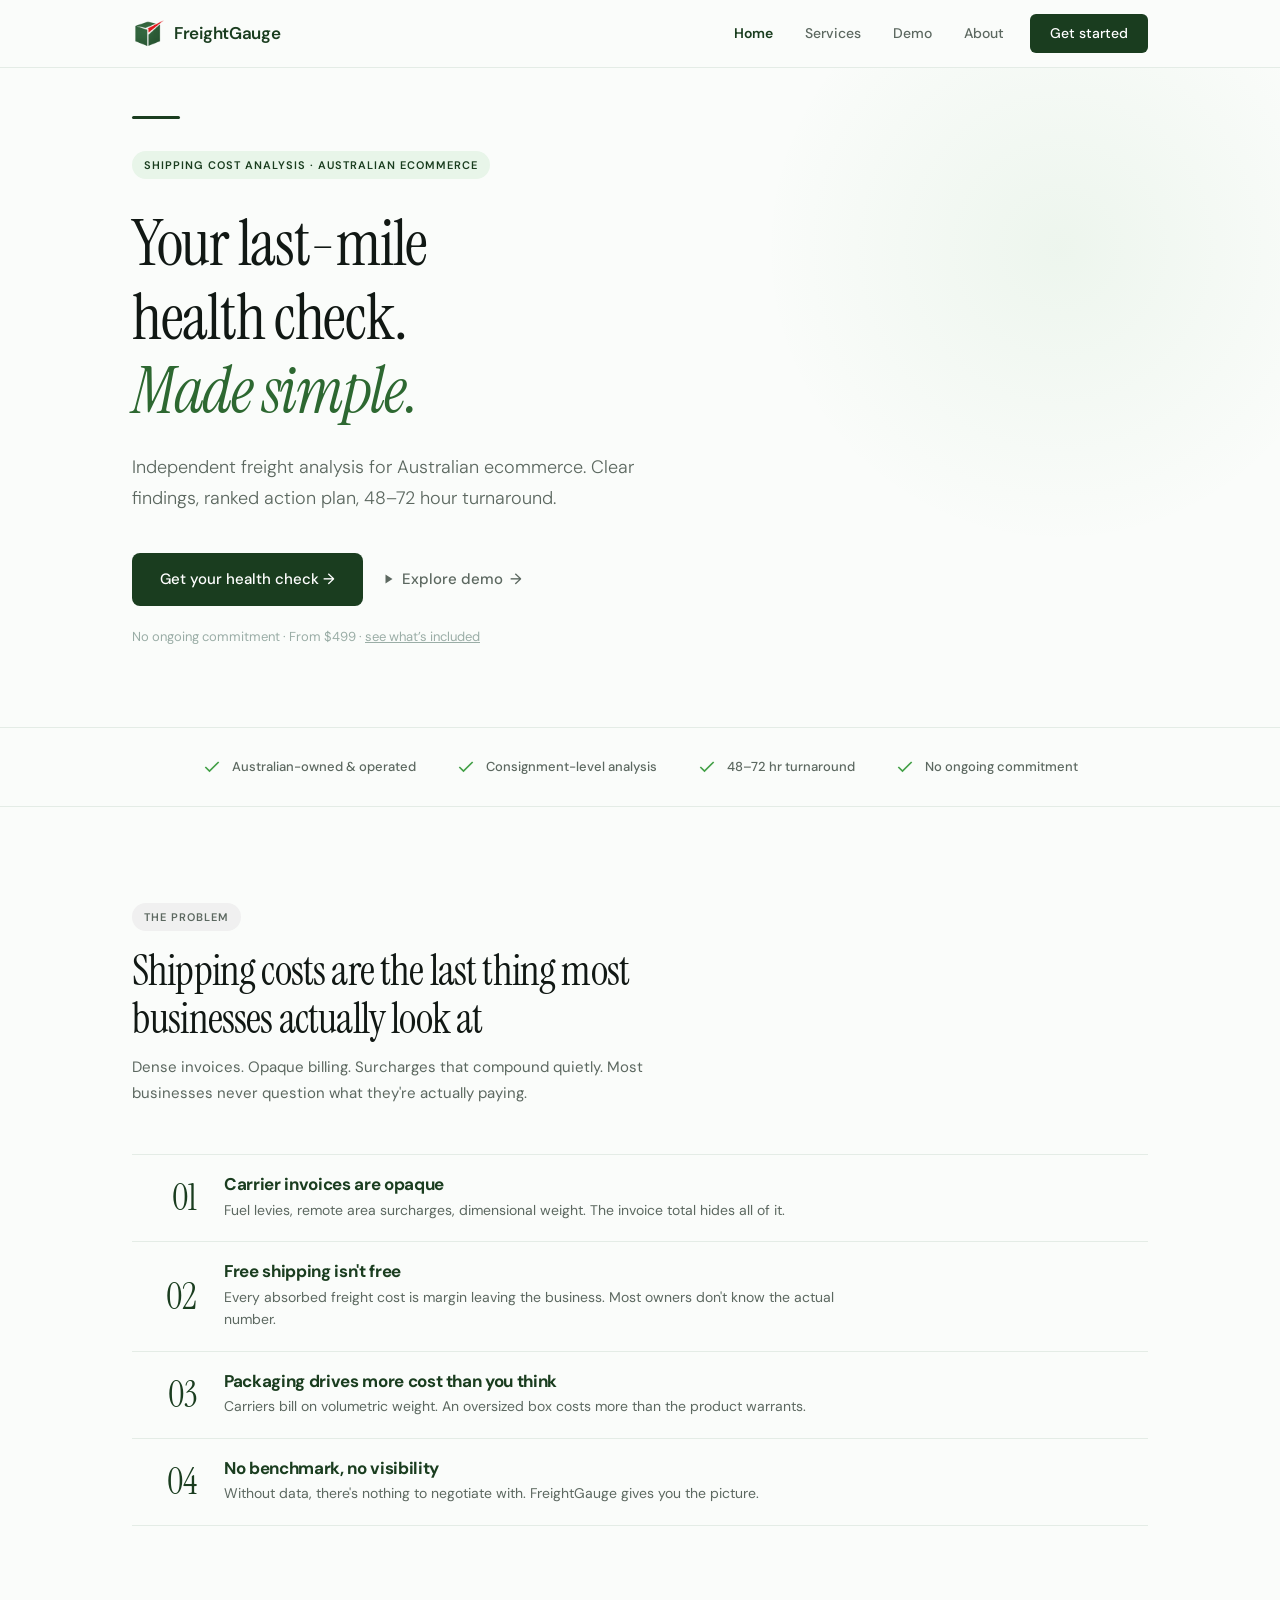
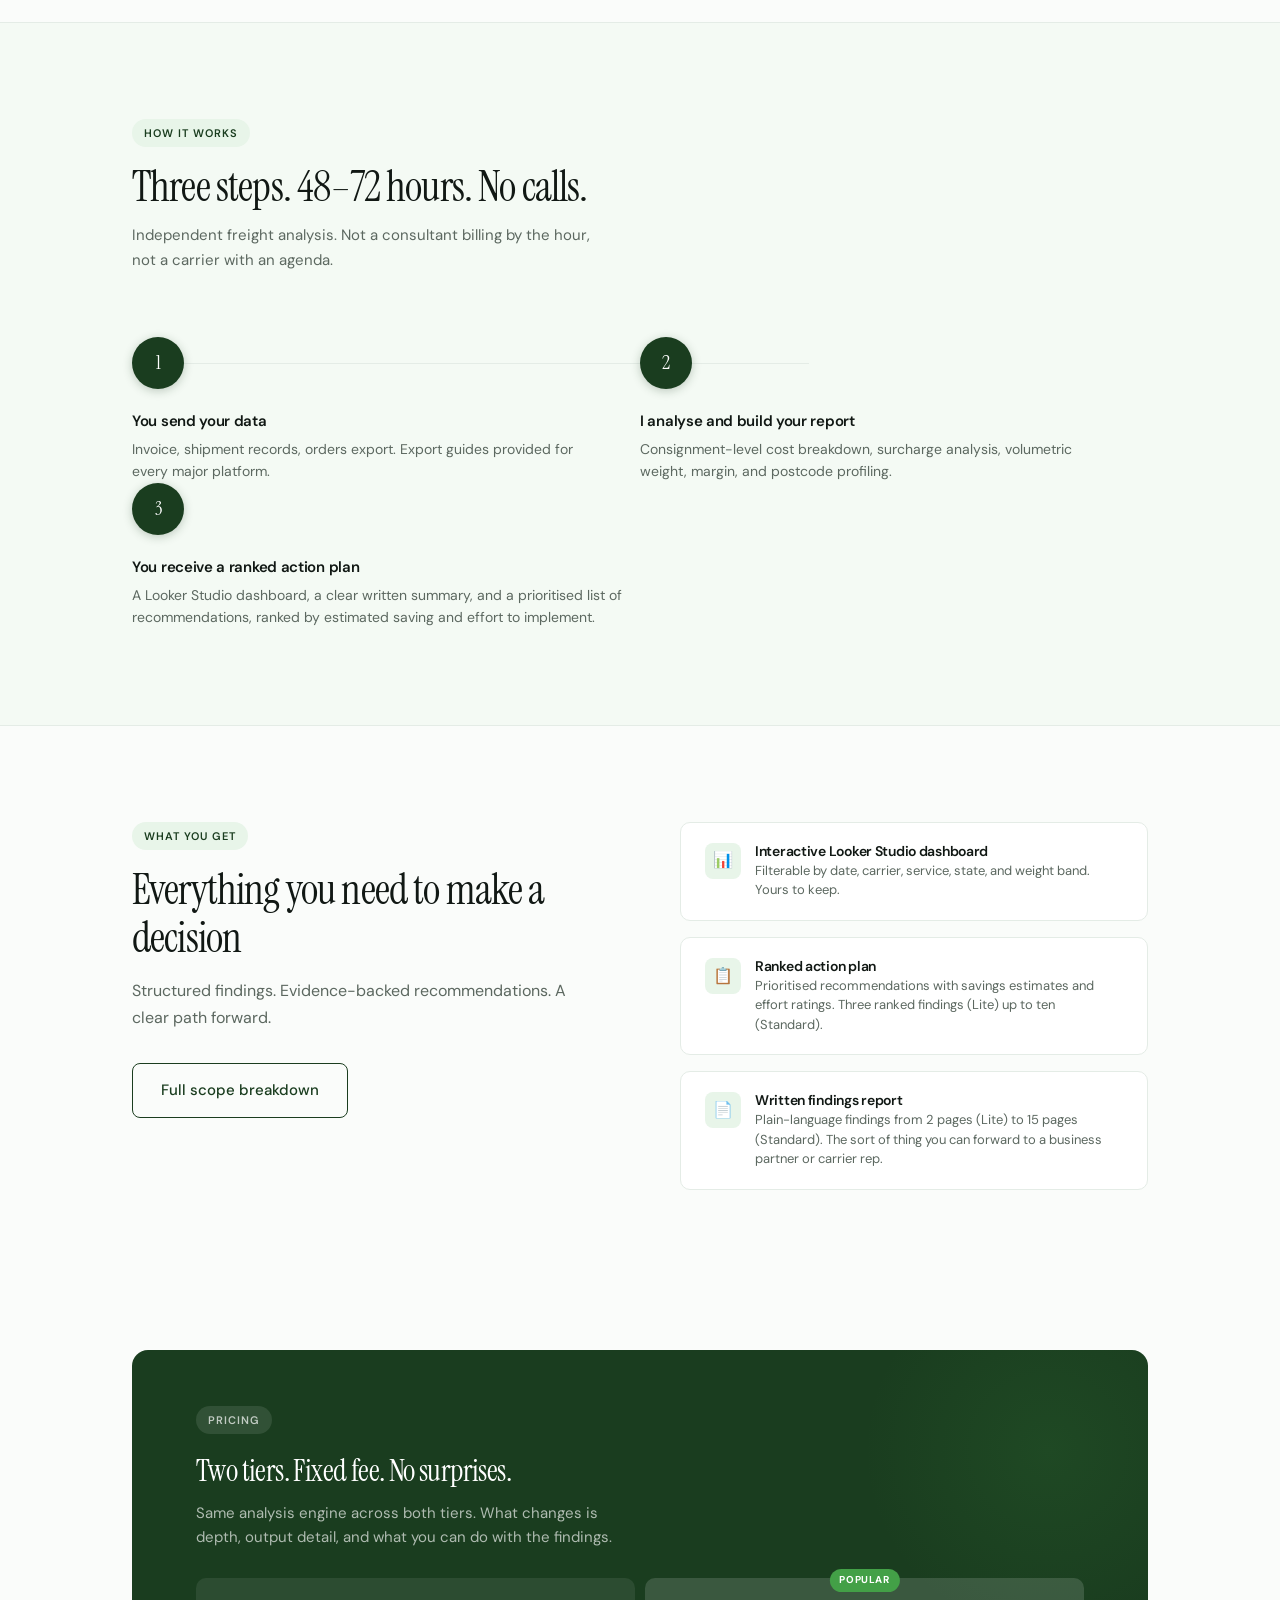
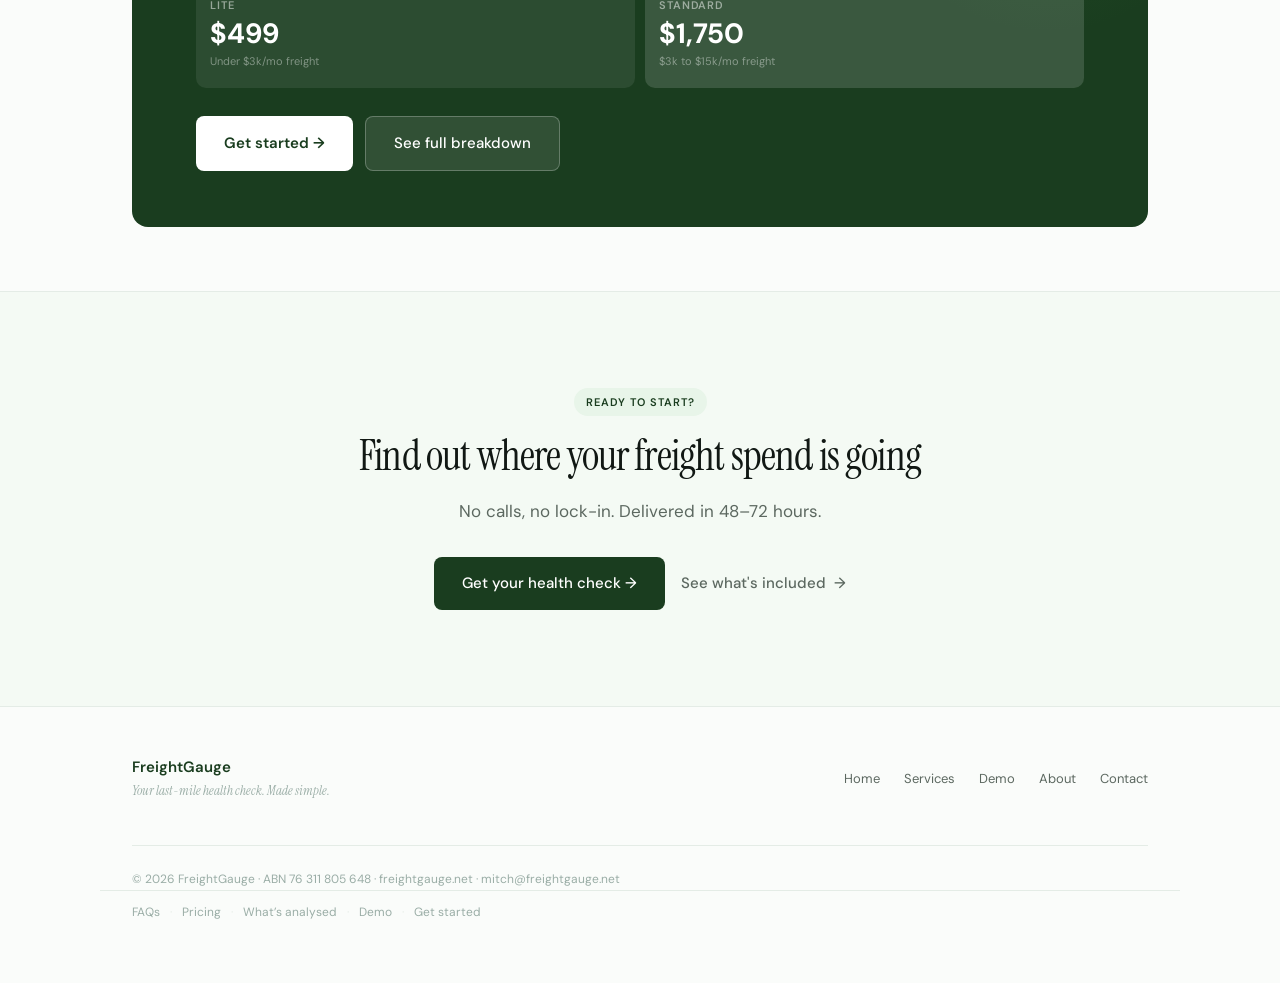
<file: index.html>
<!DOCTYPE html>
<html lang="en-AU">
<head>
  <meta charset="UTF-8">
  <meta name="viewport" content="width=device-width, initial-scale=1.0">
  <title>FreightGauge: Your Last-Mile Health Check</title>
  <meta name="description" content="FreightGauge delivers independent shipping cost analysis for Australian ecommerce businesses. Find out where your freight spend is leaking, and what to do about it.">
  <link rel="icon" type="image/x-icon" href="favicon.ico">
  <link rel="icon" type="image/png" sizes="32x32" href="favicon-32.png">
  <link rel="icon" type="image/png" sizes="16x16" href="favicon-16.png">
  <link rel="apple-touch-icon" sizes="180x180" href="apple-touch-icon.png">
  <meta name="theme-color" content="#1a3d1f">
  <meta property="og:title" content="FreightGauge: Your Last-Mile Health Check">
  <meta property="og:description" content="Freight analysis for Australian ecommerce. Two tiers from $499 AUD. Delivered in 48 to 72 hours.">
  <meta property="og:url" content="https://www.freightgauge.net">
  <meta property="og:type" content="website">
  <meta property="og:image" content="https://www.freightgauge.net/FreightGauge%20Logo.png">
  <meta name="twitter:card" content="summary">
  <link rel="stylesheet" href="style.css">
  <style>
    /* ── HOME-SPECIFIC ── */
    .hero {
      padding: 48px 0 80px;
      position: relative;
      overflow: hidden;
    }
    .hero::before {
      content: '';
      position: absolute;
      top: -120px; right: -80px;
      width: 600px; height: 600px;
      background: radial-gradient(circle, rgba(67,160,71,0.07) 0%, transparent 70%);
      pointer-events: none;
    }
    .hero-label { margin-bottom: 28px; }
    .hero-headline {
      max-width: 760px;
      margin-bottom: 24px;
    }
    .hero-headline em {
      font-style: italic;
      color: var(--fg-mid);
    }
    .hero-sub {
      font-size: 18px;
      color: var(--ink-muted);
      max-width: 520px;
      line-height: 1.7;
      margin-bottom: 40px;
      font-weight: 300;
    }
    .hero-actions {
      display: flex;
      align-items: center;
      gap: 20px;
      flex-wrap: wrap;
    }
    .hero-note {
      font-size: 13px;
      color: var(--ink-faint);
      margin-top: 20px;
    }

    /* Decorative rule */
    .accent-rule {
      width: 48px; height: 3px;
      background: var(--fg-dark);
      margin-bottom: 32px;
      border-radius: 2px;
    }

    /* ── TRUST BAR ── */
    .trust-bar {
      padding: 28px 0;
      border-top: 1px solid var(--border);
      border-bottom: 1px solid var(--border);
    }
    .trust-bar-inner {
      display: flex;
      align-items: center;
      justify-content: center;
      gap: 40px;
      flex-wrap: wrap;
    }
    .trust-item {
      display: flex;
      align-items: center;
      gap: 10px;
      font-size: 13px;
      color: var(--ink-muted);
      font-weight: 500;
    }
    .trust-icon {
      width: 20px; height: 20px;
      color: var(--fg-acc);
      flex-shrink: 0;
    }

    /* ── HOW IT WORKS ── */
    .steps {
      display: grid;
      grid-template-columns: repeat(2, 1fr);
      gap: 0;
      position: relative;
    }
    .steps::before {
      content: '';
      position: absolute;
      top: 26px; left: 52px; right: 33.33%;
      height: 1px;
      background: var(--border);
    }
    .step {
      padding: 0 32px 0 0;
    }
    .step:last-child { padding-right: 0; }
    .step-num {
      width: 52px; height: 52px;
      border-radius: 50%;
      background: var(--fg-dark);
      display: flex; align-items: center; justify-content: center;
      font-family: 'Instrument Serif', serif;
      font-size: 20px;
      color: white;
      margin-bottom: 24px;
      position: relative;
      z-index: 1;
      box-shadow: 0 2px 10px rgba(26,61,31,0.25);
    }
    .step h4 {
      font-family: 'DM Sans', sans-serif;
      font-weight: 600;
      font-size: 15px;
      color: var(--ink);
      margin-bottom: 8px;
    }
    .step p {
      font-size: 14px;
      line-height: 1.6;
    }

    /* ── WHAT YOU GET ── */
    .deliverable-list {
      list-style: none;
      display: flex;
      flex-direction: column;
      gap: 16px;
    }
    .deliverable-list li {
      display: flex;
      align-items: flex-start;
      gap: 14px;
      padding: 20px 24px;
      background: var(--white);
      border: 1px solid var(--border);
      border-radius: var(--radius);
      transition: border-color 0.15s;
    }
    .deliverable-list li:hover { border-color: var(--fg-acc); }
    .deliverable-icon {
      width: 36px; height: 36px;
      background: var(--fg-light);
      border-radius: 8px;
      display: flex; align-items: center; justify-content: center;
      font-size: 16px;
      flex-shrink: 0;
    }
    .deliverable-list li h4 {
      font-family: 'DM Sans', sans-serif;
      font-weight: 600;
      font-size: 14px;
      margin-bottom: 2px;
      color: var(--ink);
    }
    .deliverable-list li p {
      font-size: 13px;
      line-height: 1.5;
    }

    /* ── PRICING BLOCK ── */
    .pricing-card {
      background: var(--fg-dark);
      border-radius: 16px;
      padding: 56px 64px;
      display: grid;
      grid-template-columns: 1fr;
      gap: 48px;
      align-items: center;
      position: relative;
      overflow: hidden;
    }
    .pricing-card::before {
      content: '';
      position: absolute;
      top: -100px; right: -100px;
      width: 400px; height: 400px;
      background: radial-gradient(circle, rgba(67,160,71,0.12) 0%, transparent 65%);
    }
    .pricing-price {
      font-family: 'Instrument Serif', serif;
      font-size: 72px;
      color: white;
      line-height: 1;
      letter-spacing: -2px;
    }
    .pricing-price sup {
      font-size: 28px;
      vertical-align: super;
      letter-spacing: 0;
    }
    .pricing-label {
      font-size: 13px;
      color: rgba(255,255,255,0.5);
      margin-top: 6px;
      font-weight: 500;
    }
    .pricing-card h3 {
      font-family: 'Instrument Serif', serif;
      font-size: 30px;
      color: white;
      margin-bottom: 12px;
    }
    .pricing-card p {
      color: rgba(255,255,255,0.65);
      font-size: 15px;
      margin-bottom: 28px;
      max-width: 420px;
    }
    .pricing-includes {
      display: flex;
      flex-wrap: wrap;
      gap: 8px;
    }
    .pricing-tag {
      background: rgba(255,255,255,0.1);
      color: rgba(255,255,255,0.8);
      font-size: 12px;
      font-weight: 500;
      padding: 5px 12px;
      border-radius: 20px;
    }
    .btn-white {
      background: white;
      color: var(--fg-dark);
      font-weight: 600;
    }
    .btn-white:hover {
      background: var(--fg-light);
      transform: translateY(-1px);
      box-shadow: 0 4px 16px rgba(0,0,0,0.15);
    }

    /* ── PROBLEM SECTION ── */
    .problem-list { border-top: 1px solid var(--border); }
    .problem-row {
      display: grid;
      grid-template-columns: 64px 1fr;
      gap: 28px;
      align-items: center;
      padding: 20px 0;
      border-bottom: 1px solid var(--border);
      transition: background 0.15s;
    }
    .problem-row:hover { background: var(--fg-xlight); }
    .problem-num-large {
      font-family: 'Instrument Serif', serif;
      font-size: 36px;
      color: var(--fg-dark);
      line-height: 1;
      letter-spacing: -1px;
      text-align: right;
    }
    .problem-num-large span { color: var(--fg-dark); }
    .problem-row h4 {
      font-family: 'DM Sans', sans-serif;
      font-weight: 700;
      font-size: 17px;
      color: var(--fg-dark);
      margin-bottom: 4px;
    }
    .problem-row p { font-size: 14px; line-height: 1.6; max-width: 640px; color: var(--ink-muted); margin: 0; }

    @media (max-width: 768px) {
      .hero { padding: 36px 0 52px; }
      .steps { grid-template-columns: 1fr; gap: 32px; }
      .steps::before { display: none; }
      .step { padding: 0; }
      .pricing-card { grid-template-columns: 1fr; padding: 36px 28px; gap: 32px; }
      .problem-list { border-top: none; }
      .problem-row { grid-template-columns: 40px 1fr; gap: 16px; padding: 14px 0; }
      .problem-num-large { font-size: 24px; }
    }

    /* ── DELIVERS GRID (What you get 2-col) ── */
    .delivers-grid {
      display: grid;
      grid-template-columns: 1fr 1fr;
      gap: 80px;
      align-items: start;
    }
    /* ── PRICING MINI TIERS ── */
    .pricing-tiers-mini {
      display: grid;
      grid-template-columns: repeat(2, 1fr);
      gap: 10px;
      margin: 24px 0 28px;
    }
    @media (max-width: 768px) {
      .delivers-grid { grid-template-columns: 1fr; gap: 40px; }
    }
    @media (max-width: 480px) {
      .pricing-tiers-mini { grid-template-columns: 1fr; gap: 8px; }
    }
    </style>
</head>
<body>

<!-- NAV -->
<nav class="nav">
  <div class="nav-inner">
    <a href="index.html" class="nav-brand">
      <img src="FreightGauge%20Logo.png" alt="FreightGauge" style="height:32px; width:auto; display:block;">
      FreightGauge
    </a>
    <div class="nav-links">
      <a href="index.html" class="nav-link active">Home</a>
      <a href="services.html" class="nav-link">Services</a>
      <a href="demo.html" class="nav-link">Demo</a>
      <a href="about.html" class="nav-link">About</a>
      <a href="contact.html" class="nav-cta nav-link">Get started</a>
    </div>
    <div class="nav-burger" id="burger">
      <span></span><span></span><span></span>
    </div>
  </div>
</nav>
<div class="mobile-nav" id="mobileNav">
  <a href="index.html">Home</a>
  <a href="services.html">Services</a>
  <a href="demo.html">Demo</a>
  <a href="about.html">About</a>
  <a href="contact.html" class="nav-cta">Get started</a>
</div>

<div class="page">

  <!-- HERO -->
  <section class="hero">
    <div class="container">
      <div class="accent-rule"></div>
      <div class="label label-green hero-label">Shipping cost analysis · Australian ecommerce</div>
      <h1 class="hero-headline fade-up">
        Your last-mile<br>health check.<br><em>Made simple.</em>
      </h1>
      <p class="hero-sub fade-up fade-up-delay-1">
        Independent freight analysis for Australian ecommerce. Clear findings, ranked action plan, 48–72 hour turnaround.
      </p>
      <div class="hero-actions fade-up fade-up-delay-2">
        <a href="contact.html" class="btn btn-primary">Get your health check &rarr;</a>
        <a href="demo.html" class="btn btn-ghost" style="display:inline-flex; align-items:center; gap:7px;">
          <svg width="12" height="12" viewBox="0 0 24 24" fill="currentColor" style="flex-shrink:0;"><polygon points="5 3 19 12 5 21 5 3"/></svg>
          Explore demo
        </a>
      </div>
      <p class="hero-note fade-up fade-up-delay-3">No ongoing commitment &middot; From $499 &middot; <a href="services.html" style="color:var(--ink-faint); text-decoration:underline;">see what&rsquo;s included</a></p>
    </div>
  </section>

  <!-- TRUST BAR -->
  <div class="trust-bar">
    <div class="container">
      <div class="trust-bar-inner">
        <div class="trust-item">
          <svg class="trust-icon" viewBox="0 0 24 24" fill="none" stroke="currentColor" stroke-width="2"><polyline points="20 6 9 17 4 12"></polyline></svg>
          Australian-owned &amp; operated
        </div>
        <div class="trust-item">
          <svg class="trust-icon" viewBox="0 0 24 24" fill="none" stroke="currentColor" stroke-width="2"><polyline points="20 6 9 17 4 12"></polyline></svg>
          Consignment-level analysis
        </div>
        <div class="trust-item">
          <svg class="trust-icon" viewBox="0 0 24 24" fill="none" stroke="currentColor" stroke-width="2"><polyline points="20 6 9 17 4 12"></polyline></svg>
          48&ndash;72 hr turnaround
        </div>
        <div class="trust-item">
          <svg class="trust-icon" viewBox="0 0 24 24" fill="none" stroke="currentColor" stroke-width="2"><polyline points="20 6 9 17 4 12"></polyline></svg>
          No ongoing commitment
        </div>
      </div>
    </div>
  </div>

  <!-- PROBLEM -->
  <section class="section">
    <div class="container">
      <div class="fade-up" style="margin-bottom:48px; max-width:560px;">
        <div class="label label-muted" style="margin-bottom:16px;">The problem</div>
        <h2>Shipping costs are the last thing most businesses actually look at</h2>
        <p style="margin-top:12px; font-size:15px; color:var(--ink-muted); line-height:1.7;">Dense invoices. Opaque billing. Surcharges that compound quietly. Most businesses never question what they're actually paying.</p>
      </div>
      <div class="problem-list fade-up fade-up-delay-1">
        <div class="problem-row">
          <div class="problem-num-large"><span>01</span></div>
          <div>
            <h4>Carrier invoices are opaque</h4>
            <p>Fuel levies, remote area surcharges, dimensional weight. The invoice total hides all of it.</p>
          </div>
        </div>
        <div class="problem-row">
          <div class="problem-num-large"><span>02</span></div>
          <div>
            <h4>Free shipping isn't free</h4>
            <p>Every absorbed freight cost is margin leaving the business. Most owners don't know the actual number.</p>
          </div>
        </div>
        <div class="problem-row">
          <div class="problem-num-large"><span>03</span></div>
          <div>
            <h4>Packaging drives more cost than you think</h4>
            <p>Carriers bill on volumetric weight. An oversized box costs more than the product warrants.</p>
          </div>
        </div>
        <div class="problem-row">
          <div class="problem-num-large"><span>04</span></div>
          <div>
            <h4>No benchmark, no visibility</h4>
            <p>Without data, there's nothing to negotiate with. FreightGauge gives you the picture.</p>
          </div>
        </div>
      </div>
    </div>
  </section>

  <!-- HOW IT WORKS -->
  <section class="section" style="background: var(--fg-xlight); border-top: 1px solid var(--border); border-bottom: 1px solid var(--border);">
    <div class="container">
      <div class="fade-up" style="margin-bottom:64px; max-width:480px;">
        <div class="label label-green" style="margin-bottom:16px;">How it works</div>
        <h2>Three steps. 48–72 hours. No calls.</h2>
        <p style="font-size:15px; color:var(--ink-muted); margin-top:12px;">Independent freight analysis. Not a consultant billing by the hour, not a carrier with an agenda.</p>
      </div>
      <div class="steps">
        <div class="step fade-up">
          <div class="step-num">1</div>
          <h4>You send your data</h4>
          <p>Invoice, shipment records, orders export. Export guides provided for every major platform.</p>
        </div>
        <div class="step fade-up fade-up-delay-1">
          <div class="step-num">2</div>
          <h4>I analyse and build your report</h4>
          <p>Consignment-level cost breakdown, surcharge analysis, volumetric weight, margin, and postcode profiling.</p>
        </div>
        <div class="step fade-up fade-up-delay-2">
          <div class="step-num">3</div>
          <h4>You receive a ranked action plan</h4>
          <p>A Looker Studio dashboard, a clear written summary, and a prioritised list of recommendations, ranked by estimated saving and effort to implement.</p>
        </div>
      </div>
    </div>
  </section>

  <!-- WHAT YOU GET -->
  <section class="section">
    <div class="container">
      <div class="delivers-grid">
        <div class="fade-up">
          <div class="label label-green" style="margin-bottom:16px;">What you get</div>
          <h2 style="margin-bottom:16px;">Everything you need to make a decision</h2>
          <p style="font-size:16px; margin-bottom:32px;">Structured findings. Evidence-backed recommendations. A clear path forward.</p>
          <a href="services.html" class="btn btn-outline">Full scope breakdown</a>
        </div>
        <ul class="deliverable-list fade-up fade-up-delay-1">
          <li>
            <div class="deliverable-icon">📊</div>
            <div>
              <h4>Interactive Looker Studio dashboard</h4>
              <p>Filterable by date, carrier, service, state, and weight band. Yours to keep.</p>
            </div>
          </li>
          <li>
            <div class="deliverable-icon">📋</div>
            <div>
              <h4>Ranked action plan</h4>
              <p>Prioritised recommendations with savings estimates and effort ratings. Three ranked findings (Lite) up to ten (Standard).</p>
            </div>
          </li>
          <li>
            <div class="deliverable-icon">📄</div>
            <div>
              <h4>Written findings report</h4>
              <p>Plain-language findings from 2 pages (Lite) to 15 pages (Standard). The sort of thing you can forward to a business partner or carrier rep.</p>
            </div>
          </li>
        </ul>
      </div>
    </div>
  </section>





  <!-- PRICING -->
  <section class="section-sm">
    <div class="container">
      <div class="pricing-card fade-up">
        <div style="grid-template-columns:1fr;">
          <div class="label" style="background:rgba(255,255,255,0.1); color:rgba(255,255,255,0.7); margin-bottom:20px;">Pricing</div>
          <h3>Two tiers. Fixed fee. No surprises.</h3>
          <p>Same analysis engine across both tiers. What changes is depth, output detail, and what you can do with the findings.</p>
          <div class="pricing-tiers-mini">
            <div style="background:rgba(255,255,255,0.08); border-radius:10px; padding:18px 14px;">
              <div style="font-size:11px; font-weight:600; text-transform:uppercase; letter-spacing:0.08em; color:rgba(255,255,255,0.5); margin-bottom:6px;">Lite</div>
              <div style="font-size:28px; font-weight:700; color:white; line-height:1;">$499</div>
              <div style="font-size:11px; color:rgba(255,255,255,0.4); margin-top:4px;">Under $3k/mo freight</div>
            </div>
            <div style="background:rgba(255,255,255,0.14); border-radius:10px; padding:18px 14px; position:relative;">
              <div style="position:absolute; top:-9px; left:50%; transform:translateX(-50%); background:#43a047; color:white; font-size:10px; font-weight:700; padding:3px 10px; border-radius:20px; white-space:nowrap; text-transform:uppercase; letter-spacing:0.06em;">Popular</div>
              <div style="font-size:11px; font-weight:600; text-transform:uppercase; letter-spacing:0.08em; color:rgba(255,255,255,0.5); margin-bottom:6px;">Standard</div>
              <div style="font-size:28px; font-weight:700; color:white; line-height:1;">$1,750</div>
              <div style="font-size:11px; color:rgba(255,255,255,0.4); margin-top:4px;">$3k to $15k/mo freight</div>
            </div>
          </div>
          <div style="display:flex; gap:12px; flex-wrap:wrap;">
            <a href="contact.html" class="btn btn-white">Get started &rarr;</a>
            <a href="services.html" class="btn" style="background:rgba(255,255,255,0.1); color:white; border:1px solid rgba(255,255,255,0.25);">See full breakdown</a>
          </div>
        </div>
      </div>
    </div>
  </section>

</div>

<!-- FINAL CTA -->
<section class="section" style="background: var(--fg-xlight); border-top: 1px solid var(--border);">
  <div class="container" style="text-align:center; max-width:640px; margin:0 auto;">
    <div class="label label-green" style="margin-bottom:16px;">Ready to start?</div>
    <h2 style="margin-bottom:16px;">Find out where your freight spend is going</h2>
    <p style="font-size:17px; color:var(--ink-muted); margin-bottom:32px; line-height:1.7;">No calls, no lock-in. Delivered in 48–72 hours.</p>
    <div style="display:flex; gap:16px; justify-content:center; flex-wrap:wrap;">
      <a href="contact.html" class="btn btn-primary">Get your health check &rarr;</a>
      <a href="services.html" class="btn btn-ghost">See what's included</a>
    </div>
  </div>
</section>

<!-- FOOTER -->
<footer class="footer">
  <div class="footer-inner">
    <div>
      <div class="footer-brand">FreightGauge</div>
      <div class="footer-tagline">Your last-mile health check. Made simple.</div>
    </div>
    <div class="footer-links">
      <a href="index.html">Home</a>
      <a href="services.html">Services</a>
      <a href="demo.html">Demo</a>
      <a href="about.html">About</a>
      <a href="contact.html">Contact</a>
    </div>

    <div class="footer-copy">
      &copy; 2026 FreightGauge &middot; ABN 76 311 805 648 &middot; freightgauge.net &middot; mitch@freightgauge.net
    </div>
  </div>
  <div class="footer-sub">
    <a href="services.html#faqs">FAQs</a>
    <span class="footer-sub-dot">&middot;</span>
    <a href="services.html#pricing">Pricing</a>
    <span class="footer-sub-dot">&middot;</span>
    <a href="services.html#analysis">What&rsquo;s analysed</a>
    <span class="footer-sub-dot">&middot;</span>
    <a href="demo.html">Demo</a>
    <span class="footer-sub-dot">&middot;</span>
    <a href="contact.html">Get started</a>
  </div>
</footer>

<script src="main.js"></script>
    <!-- Start of HubSpot Embed Code -->
    <script type="text/javascript" id="hs-script-loader" async defer src="//js-api.hs-scripts.com/443225702.js"></script>
    <!-- End of HubSpot Embed Code -->
</body>
</html>
</file>
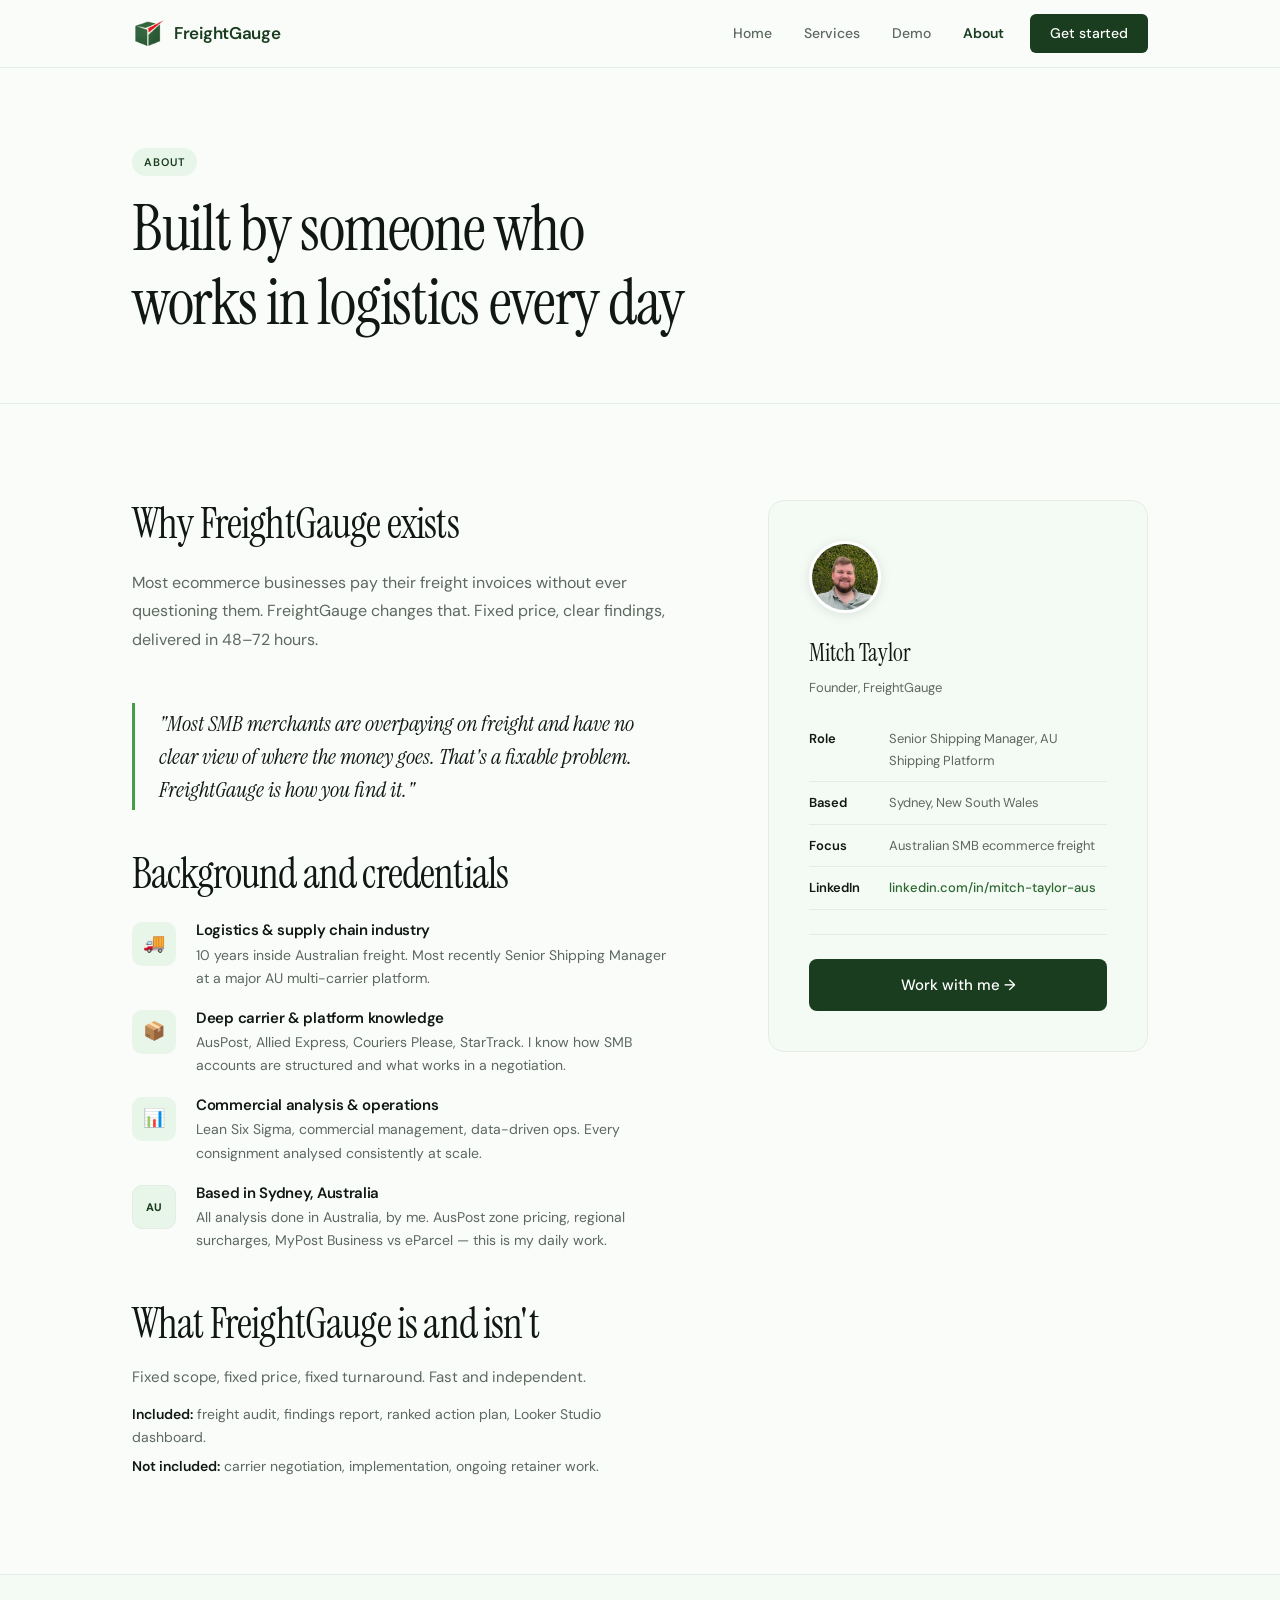
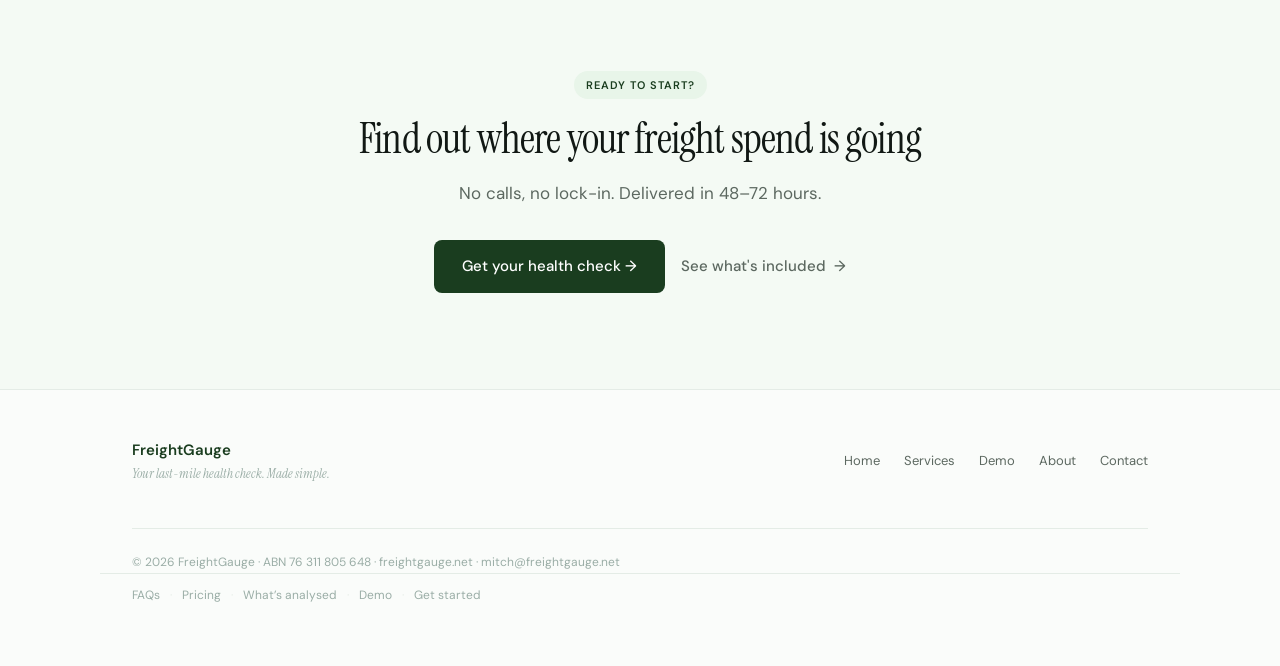
<file: about.html>
<!DOCTYPE html>
<html lang="en-AU">
<head>
  <meta charset="UTF-8">
  <meta name="viewport" content="width=device-width, initial-scale=1.0">
  <title>About | FreightGauge</title>
  <meta name="description" content="FreightGauge was built by Mitch Taylor, a logistics and supply chain professional with deep experience in Australian ecommerce freight.">
  <link rel="icon" type="image/x-icon" href="favicon.ico">
  <link rel="icon" type="image/png" sizes="32x32" href="favicon-32.png">
  <link rel="icon" type="image/png" sizes="16x16" href="favicon-16.png">
  <link rel="apple-touch-icon" sizes="180x180" href="apple-touch-icon.png">
  <meta name="theme-color" content="#1a3d1f">
  <meta property="og:title" content="About | FreightGauge">
  <meta property="og:description" content="Built by Mitch Taylor, logistics and supply chain professional with deep Australian ecommerce freight expertise.">
  <meta property="og:url" content="https://www.freightgauge.net/about.html">
  <meta property="og:type" content="website">
  <link rel="stylesheet" href="style.css">
  <style>
    .about-layout {
      display: grid;
      grid-template-columns: 1fr 380px;
      gap: 96px;
      align-items: start;
    }
    .bio-card {
      background: var(--fg-xlight);
      border: 1px solid var(--border);
      border-radius: 16px;
      padding: 40px;
      position: sticky;
      top: calc(var(--nav-h) + 24px);
    }
    .bio-avatar {
      width: 72px; height: 72px;
      border-radius: 50%;
      background: var(--fg-light);
      border: 3px solid var(--white);
      box-shadow: 0 2px 12px rgba(0,0,0,0.1);
      margin-bottom: 20px;
      display: flex; align-items: center; justify-content: center;
      font-size: 28px;
    }
    .bio-name {
      font-family: 'Instrument Serif', serif;
      font-size: 24px;
      color: var(--ink);
      margin-bottom: 4px;
    }
    .bio-role {
      font-size: 13px;
      color: var(--ink-muted);
      margin-bottom: 20px;
    }
    .bio-detail {
      display: flex;
      align-items: flex-start;
      gap: 10px;
      font-size: 13px;
      color: var(--ink-muted);
      padding: 10px 0;
      border-bottom: 1px solid var(--border);
    }
    .bio-detail:last-child { border-bottom: none; }
    .bio-detail-label { font-weight: 600; color: var(--ink); min-width: 70px; }

    .credential-list {
      list-style: none;
      display: flex;
      flex-direction: column;
      gap: 20px;
    }
    .credential-item {
      display: flex;
      gap: 20px;
      align-items: flex-start;
    }
    .credential-icon {
      width: 44px; height: 44px;
      background: var(--fg-light);
      border-radius: 10px;
      display: flex; align-items: center; justify-content: center;
      font-size: 18px;
      flex-shrink: 0;
    }
    .credential-item h4 {
      font-family: 'DM Sans', sans-serif;
      font-weight: 600;
      font-size: 15px;
      margin-bottom: 4px;
    }
    .credential-item p { font-size: 14px; }

    .pull-quote {
      border-left: 3px solid var(--fg-acc);
      padding: 4px 0 4px 24px;
      margin: 40px 0;
    }
    .pull-quote p {
      font-family: 'Instrument Serif', serif;
      font-size: 22px;
      color: var(--ink);
      line-height: 1.5;
      font-style: italic;
    }

    @media (max-width: 768px) {
      .about-layout { grid-template-columns: 1fr; gap: 48px; }
      .bio-card { position: static; }
    }
  </style>
</head>
<body>

<nav class="nav">
  <div class="nav-inner">
    <a href="index.html" class="nav-brand">
      <img src="FreightGauge%20Logo.png" alt="FreightGauge" style="height:32px; width:auto; display:block;">
      FreightGauge
    </a>
    <div class="nav-links">
      <a href="index.html" class="nav-link">Home</a>
      <a href="services.html" class="nav-link">Services</a>
      <a href="demo.html" class="nav-link">Demo</a>
      <a href="about.html" class="nav-link active">About</a>
      <a href="contact.html" class="nav-cta nav-link">Get started</a>
    </div>
    <div class="nav-burger"><span></span><span></span><span></span></div>
  </div>
</nav>
<div class="mobile-nav">
  <a href="index.html">Home</a>
  <a href="services.html">Services</a>
  <a href="demo.html">Demo</a>
  <a href="about.html">About</a>
  <a href="contact.html" class="nav-cta">Get started</a>
</div>

<div class="page">

  <div class="page-hero">
    <div class="container">
      <div class="label label-green fade-up" style="margin-bottom:16px;">About</div>
      <h1 class="fade-up fade-up-delay-1" style="max-width:580px;">Built by someone who works in logistics every day</h1>
    </div>
  </div>

  <section class="section">
    <div class="container">
      <div class="about-layout">

        <!-- LEFT: STORY -->
        <div>

          <div class="fade-up" style="margin-bottom:48px;">
            <h2 style="margin-bottom:20px;">Why FreightGauge exists</h2>
            <p style="font-size:16px; line-height:1.8;">Most ecommerce businesses pay their freight invoices without ever questioning them. FreightGauge changes that. Fixed price, clear findings, delivered in 48–72 hours.</p>
          </div>

          <div class="pull-quote fade-up">
            <p>"Most SMB merchants are overpaying on freight and have no clear view of where the money goes. That's a fixable problem. FreightGauge is how you find it."</p>
          </div>

          <div class="fade-up" style="margin-bottom:48px;">
            <h2 style="margin-bottom:24px;">Background and credentials</h2>
            <ul class="credential-list">
              <li class="credential-item">
                <div class="credential-icon">🚚</div>
                <div>
                  <h4>Logistics & supply chain industry</h4>
                  <p>10 years inside Australian freight. Most recently Senior Shipping Manager at a major AU multi-carrier platform.</p>
                </div>
              </li>
              <li class="credential-item">
                <div class="credential-icon">📦</div>
                <div>
                  <h4>Deep carrier & platform knowledge</h4>
                  <p>AusPost, Allied Express, Couriers Please, StarTrack. I know how SMB accounts are structured and what works in a negotiation.</p>
                </div>
              </li>
              <li class="credential-item">
                <div class="credential-icon">📊</div>
                <div>
                  <h4>Commercial analysis & operations</h4>
                  <p>Lean Six Sigma, commercial management, data-driven ops. Every consignment analysed consistently at scale.</p>
                </div>
              </li>
              <li class="credential-item">
                <div class="credential-icon" style="font-size:11px; font-weight:800; letter-spacing:0.5px; background:var(--fg-light); color:var(--fg-dark); border:1px solid var(--border);">AU</div>
                <div>
                  <h4>Based in Sydney, Australia</h4>
                  <p>All analysis done in Australia, by me. AusPost zone pricing, regional surcharges, MyPost Business vs eParcel — this is my daily work.</p>
                </div>
              </li>
            </ul>
          </div>

          <div class="fade-up">
            <h2 style="margin-bottom:16px;">What FreightGauge is and isn't</h2>
            <p style="font-size:15px; margin-bottom:12px; line-height:1.75;">Fixed scope, fixed price, fixed turnaround. Fast and independent.</p>
            <p style="font-size:14px; color:var(--ink-muted); margin-bottom:6px;"><strong>Included:</strong> freight audit, findings report, ranked action plan, Looker Studio dashboard.</p>
            <p style="font-size:14px; color:var(--ink-muted);"><strong>Not included:</strong> carrier negotiation, implementation, ongoing retainer work.</p>
          </div>

        </div>

        <!-- RIGHT: BIO CARD -->
        <div class="fade-up fade-up-delay-1">
          <div class="bio-card">
            <img src="Mitch.jpg" alt="Mitch Taylor" style="width:72px; height:72px; border-radius:50%; object-fit:cover; border:3px solid var(--white); box-shadow:0 2px 12px rgba(0,0,0,0.1); margin-bottom:20px; display:block;">
            <div class="bio-name">Mitch Taylor</div>
            <div class="bio-role">Founder, FreightGauge</div>
            <div class="bio-detail">
              <span class="bio-detail-label">Role</span>
              <span>Senior Shipping Manager, AU Shipping Platform</span>
            </div>
            <div class="bio-detail">
              <span class="bio-detail-label">Based</span>
              <span>Sydney, New South Wales</span>
            </div>
            <div class="bio-detail">
              <span class="bio-detail-label">Focus</span>
              <span>Australian SMB ecommerce freight</span>
            </div>
            <div class="bio-detail">
              <span class="bio-detail-label">LinkedIn</span>
              <span><a href="https://www.linkedin.com/in/mitch-taylor-aus/" target="_blank" style="color:var(--fg-mid); font-weight:500;">linkedin.com/in/mitch-taylor-aus</a></span>
            </div>
            <div style="margin-top:24px; padding-top:24px; border-top:1px solid var(--border);">
              <a href="contact.html" class="btn btn-primary" style="width:100%; justify-content:center;">Work with me →</a>
            </div>
          </div>
        </div>

      </div>
    </div>
  </section>

</div>

<!-- FINAL CTA -->
<section class="section" style="background: var(--fg-xlight); border-top: 1px solid var(--border);">
  <div class="container" style="text-align:center; max-width:640px; margin:0 auto;">
    <div class="label label-green" style="margin-bottom:16px;">Ready to start?</div>
    <h2 style="margin-bottom:16px;">Find out where your freight spend is going</h2>
    <p style="font-size:17px; color:var(--ink-muted); margin-bottom:32px; line-height:1.7;">No calls, no lock-in. Delivered in 48–72 hours.</p>
    <div style="display:flex; gap:16px; justify-content:center; flex-wrap:wrap;">
      <a href="contact.html" class="btn btn-primary">Get your health check &rarr;</a>
      <a href="services.html" class="btn btn-ghost">See what's included</a>
    </div>
  </div>
</section>

<footer class="footer">
  <div class="footer-inner">
    <div>
      <div class="footer-brand">FreightGauge</div>
      <div class="footer-tagline">Your last-mile health check. Made simple.</div>
    </div>
    <div class="footer-links">
      <a href="index.html">Home</a>
      <a href="services.html">Services</a>
      <a href="demo.html">Demo</a>
      <a href="about.html">About</a>
      <a href="contact.html">Contact</a>
    </div>

    <div class="footer-copy">© 2026 FreightGauge · ABN 76 311 805 648 · freightgauge.net · mitch@freightgauge.net</div>
  </div>
  <div class="footer-sub">
    <a href="services.html#faqs">FAQs</a>
    <span class="footer-sub-dot">&middot;</span>
    <a href="services.html#pricing">Pricing</a>
    <span class="footer-sub-dot">&middot;</span>
    <a href="services.html#analysis">What&rsquo;s analysed</a>
    <span class="footer-sub-dot">&middot;</span>
    <a href="demo.html">Demo</a>
    <span class="footer-sub-dot">&middot;</span>
    <a href="contact.html">Get started</a>
  </div>
</footer>

<script src="main.js"></script>
    <!-- Start of HubSpot Embed Code -->
    <script type="text/javascript" id="hs-script-loader" async defer src="//js-api.hs-scripts.com/443225702.js"></script>
    <!-- End of HubSpot Embed Code -->
</body>
</html>
</file>
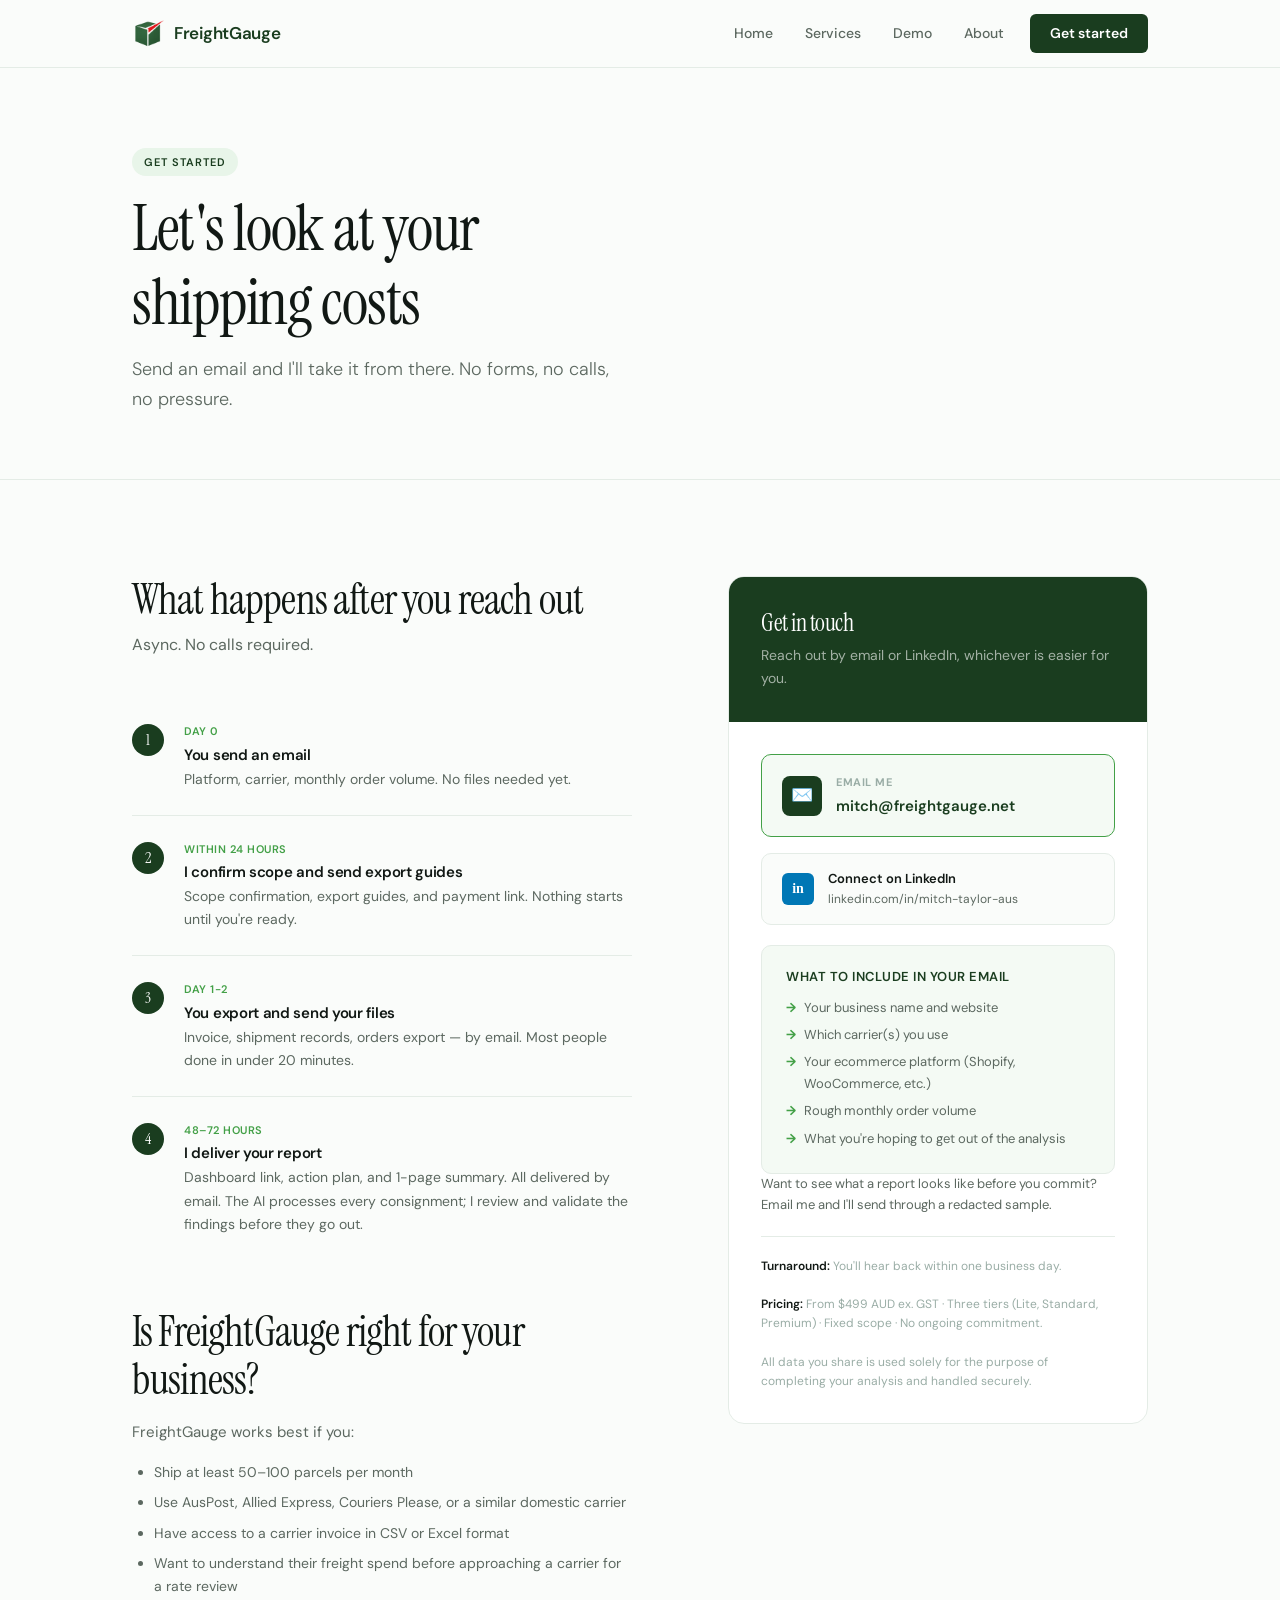
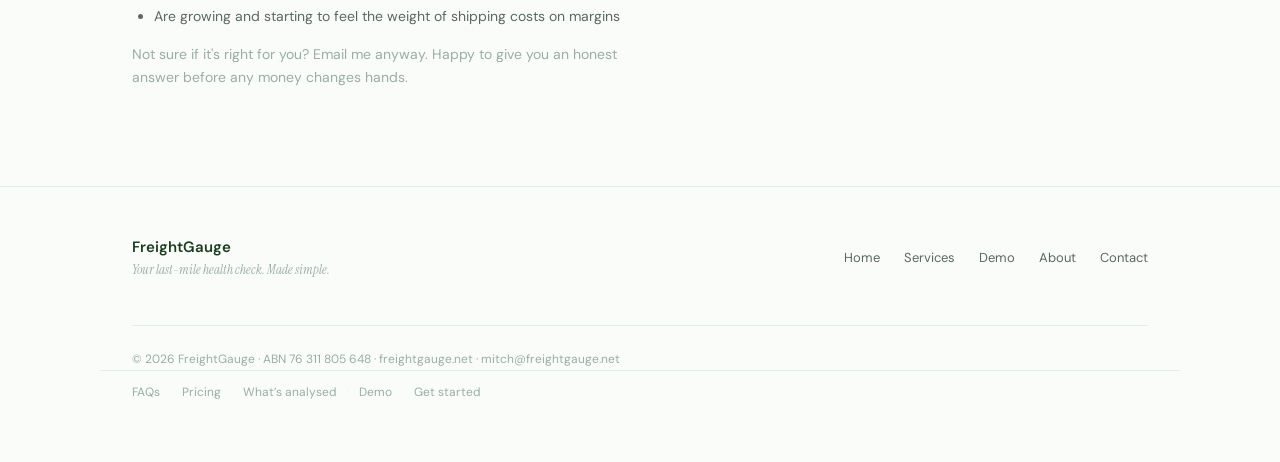
<file: contact.html>
<!DOCTYPE html>
<html lang="en-AU">
<head>
  <meta charset="UTF-8">
  <meta name="viewport" content="width=device-width, initial-scale=1.0">
  <title>Get Started | FreightGauge</title>
  <meta name="description" content="Get in touch to start your FreightGauge shipping health check.">
  <link rel="icon" type="image/x-icon" href="favicon.ico">
  <link rel="icon" type="image/png" sizes="32x32" href="favicon-32.png">
  <link rel="icon" type="image/png" sizes="16x16" href="favicon-16.png">
  <link rel="apple-touch-icon" sizes="180x180" href="apple-touch-icon.png">
  <meta name="theme-color" content="#1a3d1f">
  <meta property="og:title" content="Get Started | FreightGauge">
  <meta property="og:description" content="Start your FreightGauge shipping health check. No calls, no forms, no pressure.">
  <meta property="og:url" content="https://www.freightgauge.net/contact.html">
  <meta property="og:type" content="website">
  <link rel="stylesheet" href="style.css">
  <style>
    .contact-layout {
      display: grid;
      grid-template-columns: 1fr 420px;
      gap: 96px;
      align-items: start;
    }

    .process-steps {
      display: flex;
      flex-direction: column;
      gap: 0;
    }
    .process-step {
      display: flex;
      gap: 20px;
      padding: 24px 0;
      border-bottom: 1px solid var(--border);
    }
    .process-step:last-child { border-bottom: none; }
    .ps-num {
      width: 32px; height: 32px;
      border-radius: 50%;
      background: var(--fg-dark);
      color: white;
      font-family: 'Instrument Serif', serif;
      font-size: 16px;
      display: flex; align-items: center; justify-content: center;
      flex-shrink: 0;
      margin-top: 2px;
    }
    .ps-body h4 {
      font-family: 'DM Sans', sans-serif;
      font-weight: 600;
      font-size: 15px;
      margin-bottom: 4px;
    }
    .ps-body p { font-size: 14px; }
    .ps-time {
      font-size: 11px;
      font-weight: 600;
      letter-spacing: 0.5px;
      color: var(--fg-acc);
      text-transform: uppercase;
      margin-bottom: 6px;
    }

    /* Contact card */
    .contact-card {
      background: var(--white);
      border: 1px solid var(--border);
      border-radius: 16px;
      overflow: hidden;
      position: sticky;
      top: calc(var(--nav-h) + 24px);
    }
    .contact-card-header {
      background: var(--fg-dark);
      padding: 32px;
    }
    .contact-card-header h3 {
      font-family: 'Instrument Serif', serif;
      color: white;
      font-size: 24px;
      margin-bottom: 8px;
    }
    .contact-card-header p {
      color: rgba(255,255,255,0.6);
      font-size: 14px;
    }
    .contact-card-body {
      padding: 32px;
    }

    .contact-email-btn {
      display: flex;
      align-items: center;
      gap: 14px;
      padding: 18px 20px;
      background: var(--fg-xlight);
      border: 1.5px solid var(--fg-acc);
      border-radius: var(--radius);
      text-decoration: none;
      transition: all 0.15s;
      margin-bottom: 16px;
    }
    .contact-email-btn:hover {
      background: var(--fg-light);
      transform: translateY(-1px);
      box-shadow: 0 4px 16px rgba(67,160,71,0.15);
    }
    .contact-email-icon {
      width: 40px; height: 40px;
      background: var(--fg-dark);
      border-radius: 8px;
      display: flex; align-items: center; justify-content: center;
      flex-shrink: 0;
      font-size: 18px;
    }
    .contact-email-label {
      font-size: 11px;
      font-weight: 700;
      letter-spacing: 0.5px;
      text-transform: uppercase;
      color: var(--ink-faint);
      margin-bottom: 2px;
    }
    .contact-email-address {
      font-size: 15px;
      font-weight: 600;
      color: var(--fg-dark);
    }

    .contact-linkedin-btn {
      display: flex;
      align-items: center;
      gap: 14px;
      padding: 14px 20px;
      background: var(--bg);
      border: 1px solid var(--border);
      border-radius: var(--radius);
      text-decoration: none;
      transition: all 0.15s;
    }
    .contact-linkedin-btn:hover { border-color: #0077b5; background: #f0f7ff; }
    .li-icon {
      width: 32px; height: 32px;
      background: #0077b5;
      border-radius: 6px;
      display: flex; align-items: center; justify-content: center;
      flex-shrink: 0;
      color: white;
      font-size: 14px;
      font-weight: 800;
      font-family: serif;
    }
    .contact-note {
      font-size: 12px;
      color: var(--ink-faint);
      margin-top: 20px;
      padding-top: 20px;
      border-top: 1px solid var(--border);
      line-height: 1.6;
    }

    .what-to-include {
      background: var(--fg-xlight);
      border: 1px solid var(--border);
      border-radius: var(--radius);
      padding: 24px;
      margin-top: 20px;
    }
    .what-to-include h4 {
      font-family: 'DM Sans', sans-serif;
      font-weight: 600;
      font-size: 13px;
      color: var(--fg-dark);
      margin-bottom: 12px;
      text-transform: uppercase;
      letter-spacing: 0.5px;
    }
    .include-list {
      list-style: none;
      display: flex;
      flex-direction: column;
      gap: 6px;
    }
    .include-list li {
      font-size: 13px;
      color: var(--ink-muted);
      display: flex;
      gap: 8px;
    }
    .include-list li::before {
      content: '→';
      color: var(--fg-acc);
      font-weight: 700;
      flex-shrink: 0;
    }

    @media (max-width: 768px) {
      .contact-layout { grid-template-columns: 1fr; gap: 48px; }
      .contact-card { position: static; }
    }
  </style>
</head>
<body>

<nav class="nav">
  <div class="nav-inner">
    <a href="index.html" class="nav-brand">
      <img src="FreightGauge%20Logo.png" alt="FreightGauge" style="height:32px; width:auto; display:block;">
      FreightGauge
    </a>
    <div class="nav-links">
      <a href="index.html" class="nav-link">Home</a>
      <a href="services.html" class="nav-link">Services</a>
      <a href="demo.html" class="nav-link">Demo</a>
      <a href="about.html" class="nav-link">About</a>
      <a href="contact.html" class="nav-cta nav-link active">Get started</a>
    </div>
    <div class="nav-burger"><span></span><span></span><span></span></div>
  </div>
</nav>
<div class="mobile-nav">
  <a href="index.html">Home</a>
  <a href="services.html">Services</a>
  <a href="demo.html">Demo</a>
  <a href="about.html">About</a>
  <a href="contact.html" class="nav-cta">Get started</a>
</div>

<div class="page">

  <div class="page-hero">
    <div class="container">
      <div class="label label-green fade-up" style="margin-bottom:16px;">Get started</div>
      <h1 class="fade-up fade-up-delay-1" style="max-width:520px;">Let's look at your shipping costs</h1>
      <p class="fade-up fade-up-delay-2" style="font-size:18px; max-width:480px; margin-top:16px; font-weight:300;">Send an email and I'll take it from there. No forms, no calls, no pressure.</p>
    </div>
  </div>

  <section class="section">
    <div class="container">
      <div class="contact-layout">

        <!-- LEFT: PROCESS -->
        <div>
          <div class="fade-up" style="margin-bottom:48px;">
            <h2 style="margin-bottom:8px;">What happens after you reach out</h2>
            <p style="margin-bottom:40px;">Async. No calls required.</p>
            <div class="process-steps">
              <div class="process-step">
                <div class="ps-num">1</div>
                <div class="ps-body">
                  <div class="ps-time">Day 0</div>
                  <h4>You send an email</h4>
                  <p>Platform, carrier, monthly order volume. No files needed yet.</p>
                </div>
              </div>
              <div class="process-step">
                <div class="ps-num">2</div>
                <div class="ps-body">
                  <div class="ps-time">Within 24 hours</div>
                  <h4>I confirm scope and send export guides</h4>
                  <p>Scope confirmation, export guides, and payment link. Nothing starts until you're ready.</p>
                </div>
              </div>
              <div class="process-step">
                <div class="ps-num">3</div>
                <div class="ps-body">
                  <div class="ps-time">Day 1-2</div>
                  <h4>You export and send your files</h4>
                  <p>Invoice, shipment records, orders export — by email. Most people done in under 20 minutes.</p>
                </div>
              </div>
              <div class="process-step">
                <div class="ps-num">4</div>
                <div class="ps-body">
                  <div class="ps-time">48–72 hours</div>
                  <h4>I deliver your report</h4>
                  <p>Dashboard link, action plan, and 1-page summary. All delivered by email. The AI processes every consignment; I review and validate the findings before they go out.</p>
                </div>
              </div>
            </div>
          </div>

          <!-- IS IT RIGHT FOR ME -->
          <div class="fade-up">
            <h2 style="margin-bottom:16px;">Is FreightGauge right for your business?</h2>
            <p style="margin-bottom:16px; font-size:15px;">FreightGauge works best if you:</p>
            <ul class="check-list" style="margin-bottom:16px;">
              <li>Ship at least 50–100 parcels per month</li>
              <li>Use AusPost, Allied Express, Couriers Please, or a similar domestic carrier</li>
              <li>Have access to a carrier invoice in CSV or Excel format</li>
              <li>Want to understand their freight spend before approaching a carrier for a rate review</li>
              <li>Are growing and starting to feel the weight of shipping costs on margins</li>
            </ul>
            <p style="font-size:14px; color:var(--ink-faint);">Not sure if it's right for you? Email me anyway. Happy to give you an honest answer before any money changes hands.</p>
          </div>
        </div>

        <!-- RIGHT: CONTACT CARD -->
        <div class="fade-up fade-up-delay-1">
          <div class="contact-card">
            <div class="contact-card-header">
              <h3>Get in touch</h3>
              <p>Reach out by email or LinkedIn, whichever is easier for you.</p>
            </div>
            <div class="contact-card-body">
              <a href="mailto:mitch@freightgauge.net?subject=FreightGauge%20Health%20Check%20Enquiry" class="contact-email-btn">
                <div class="contact-email-icon">✉️</div>
                <div>
                  <div class="contact-email-label">Email me</div>
                  <div class="contact-email-address">mitch@freightgauge.net</div>
                </div>
              </a>
              <a href="https://www.linkedin.com/in/mitch-taylor-aus/" target="_blank" class="contact-linkedin-btn">
                <div class="li-icon">in</div>
                <div>
                  <div style="font-size:13px; font-weight:600; color:var(--ink);">Connect on LinkedIn</div>
                  <div style="font-size:12px; color:var(--ink-muted);">linkedin.com/in/mitch-taylor-aus</div>
                </div>
              </a>

              <div class="what-to-include">
                <h4>What to include in your email</h4>
                <ul class="include-list">
                  <li>Your business name and website</li>
                  <li>Which carrier(s) you use</li>
                  <li>Your ecommerce platform (Shopify, WooCommerce, etc.)</li>
                  <li>Rough monthly order volume</li>
                  <li>What you're hoping to get out of the analysis</li>
                </ul>
              </div>

              <p style="font-size:13px; color:var(--ink-muted); margin-bottom:20px; line-height:1.6;">Want to see what a report looks like before you commit? Email me and I'll send through a redacted sample.</p>
              <div class="contact-note">
                <strong>Turnaround:</strong> You'll hear back within one business day.<br><br>
                <strong>Pricing:</strong> From $499 AUD ex. GST · Three tiers (Lite, Standard, Premium) · Fixed scope · No ongoing commitment.<br><br>
                All data you share is used solely for the purpose of completing your analysis and handled securely.
              </div>
            </div>
          </div>
        </div>

      </div>
    </div>
  </section>

</div>

<footer class="footer">
  <div class="footer-inner">
    <div>
      <div class="footer-brand">FreightGauge</div>
      <div class="footer-tagline">Your last-mile health check. Made simple.</div>
    </div>
    <div class="footer-links">
      <a href="index.html">Home</a>
      <a href="services.html">Services</a>
      <a href="demo.html">Demo</a>
      <a href="about.html">About</a>
      <a href="contact.html">Contact</a>
    </div>

    <div class="footer-copy">© 2026 FreightGauge · ABN 76 311 805 648 · freightgauge.net · mitch@freightgauge.net</div>
  </div>
  <div class="footer-sub">
    <a href="services.html#faqs">FAQs</a>
    <span class="footer-sub-dot">&middot;</span>
    <a href="services.html#pricing">Pricing</a>
    <span class="footer-sub-dot">&middot;</span>
    <a href="services.html#analysis">What&rsquo;s analysed</a>
    <span class="footer-sub-dot">&middot;</span>
    <a href="demo.html">Demo</a>
    <span class="footer-sub-dot">&middot;</span>
    <a href="contact.html">Get started</a>
  </div>
</footer>

<script src="main.js"></script>
    <!-- Start of HubSpot Embed Code -->
    <script type="text/javascript" id="hs-script-loader" async defer src="//js-api.hs-scripts.com/443225702.js"></script>
    <!-- End of HubSpot Embed Code -->
</body>
</html>
</file>
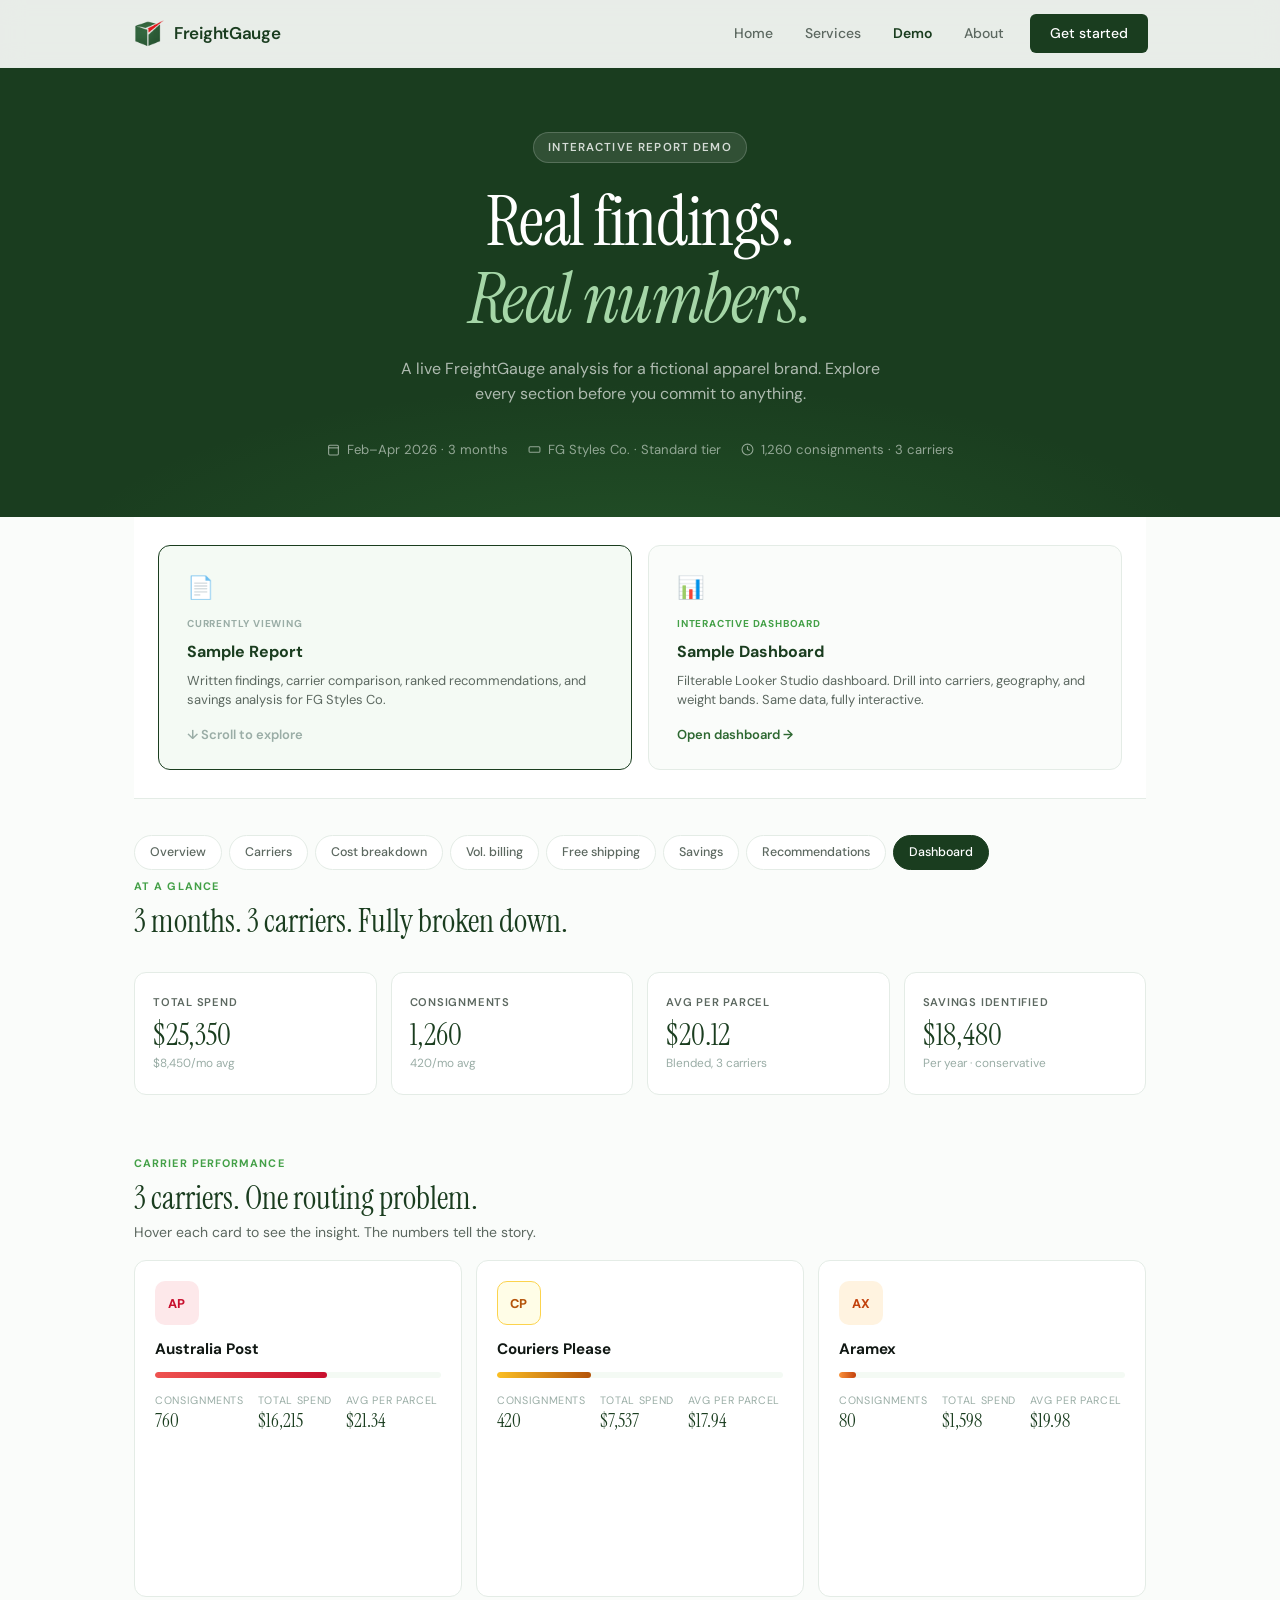
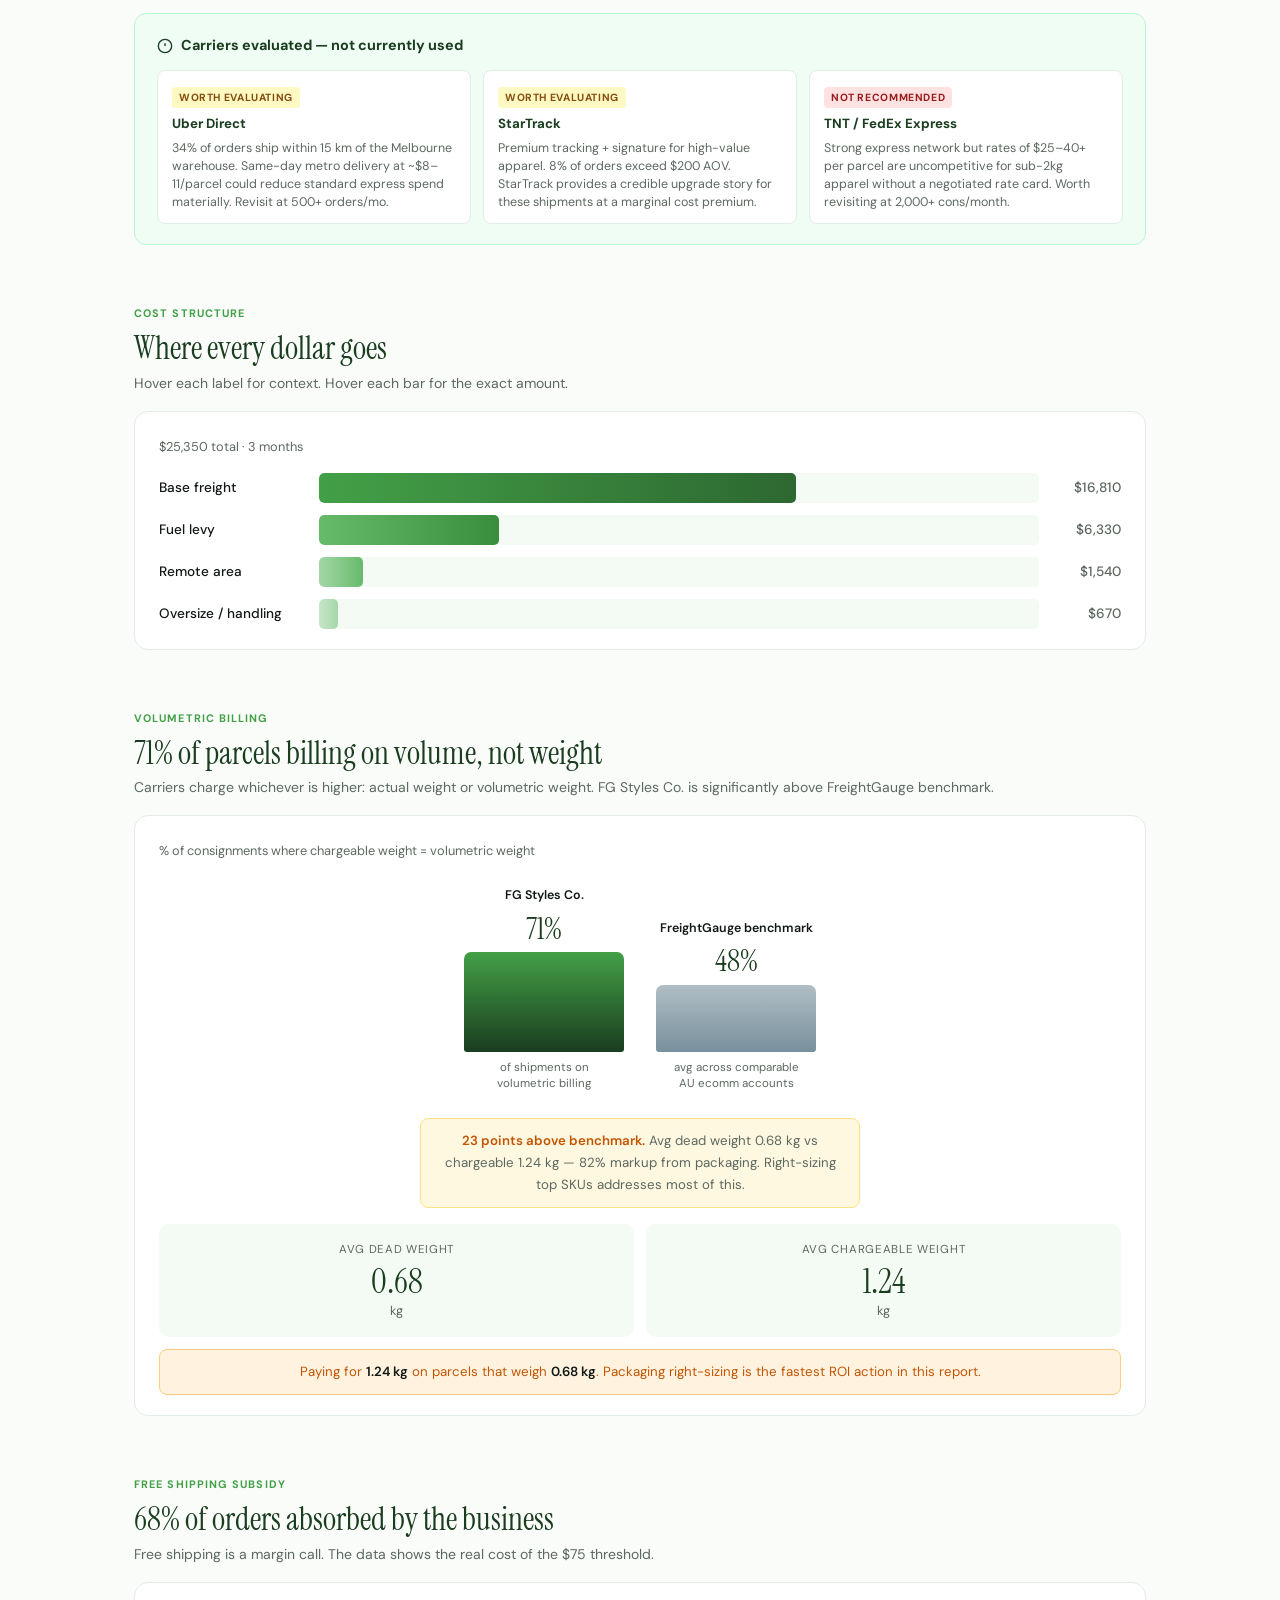
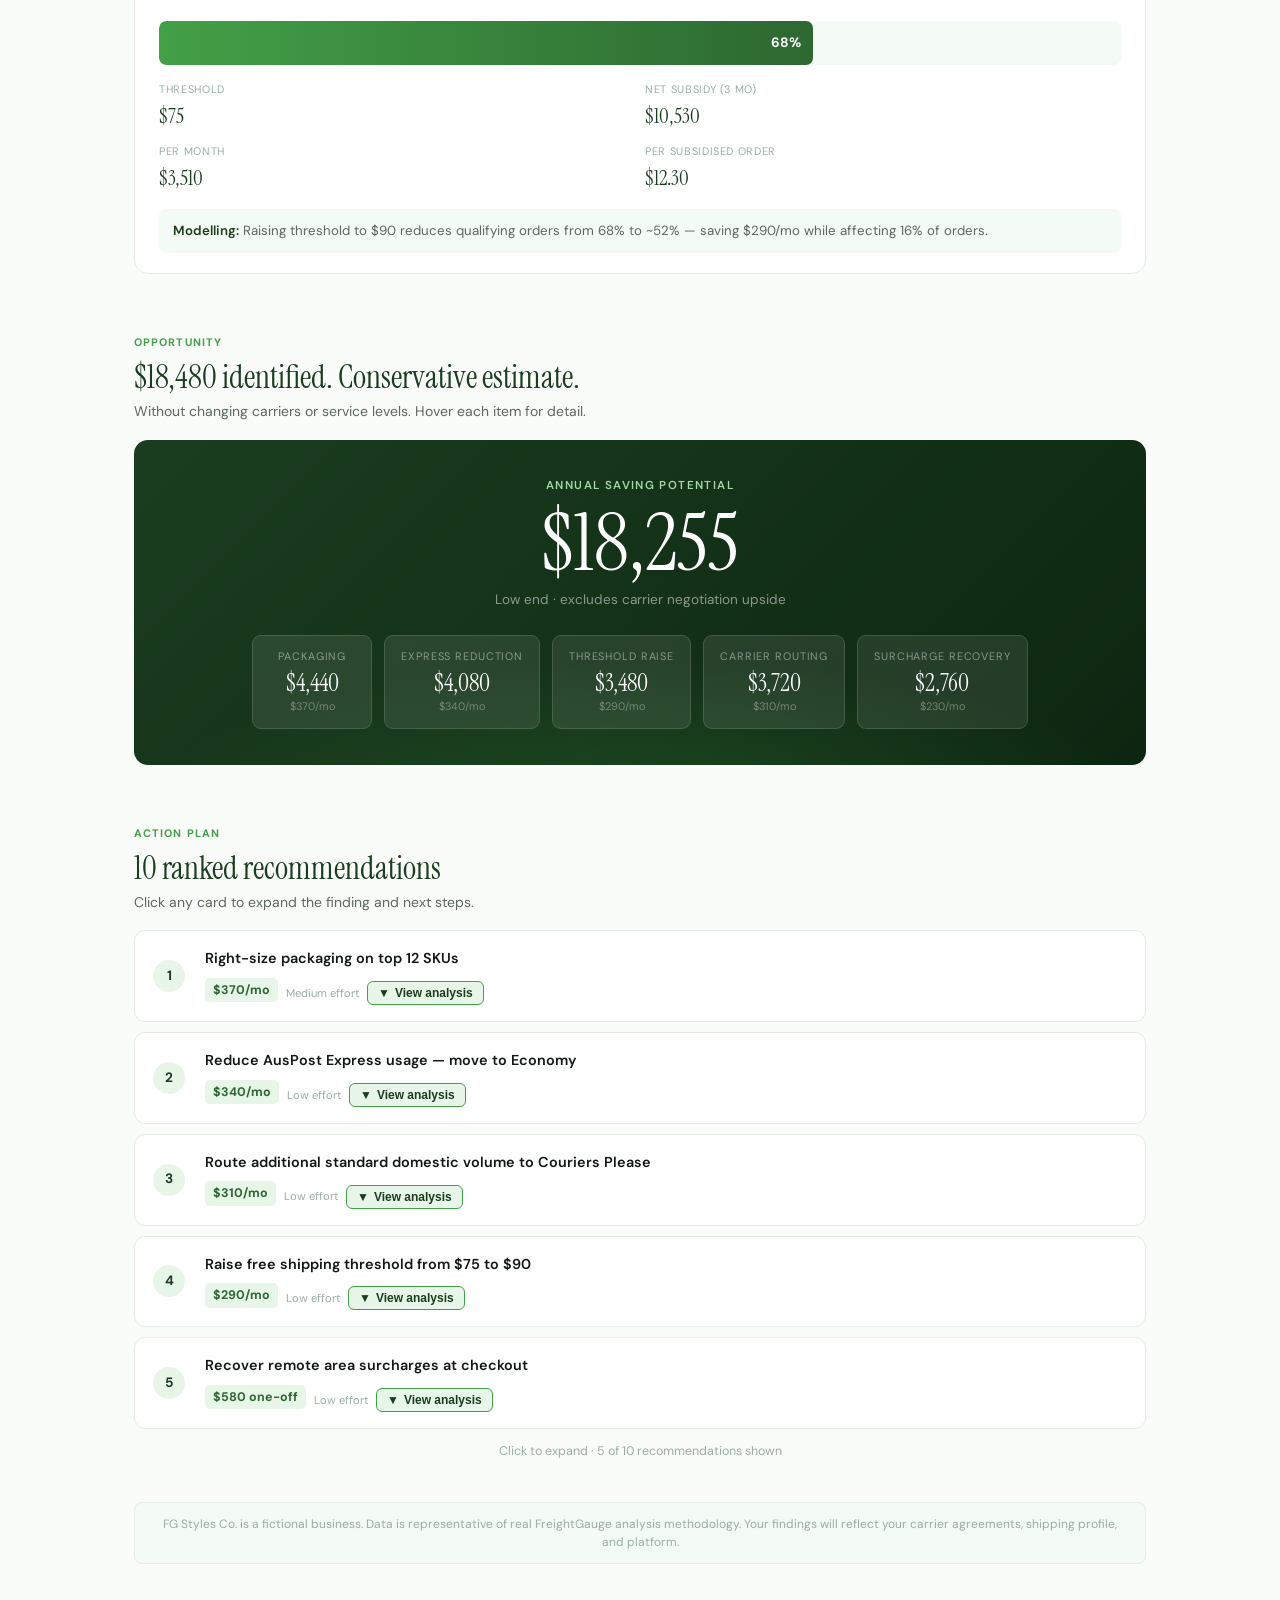
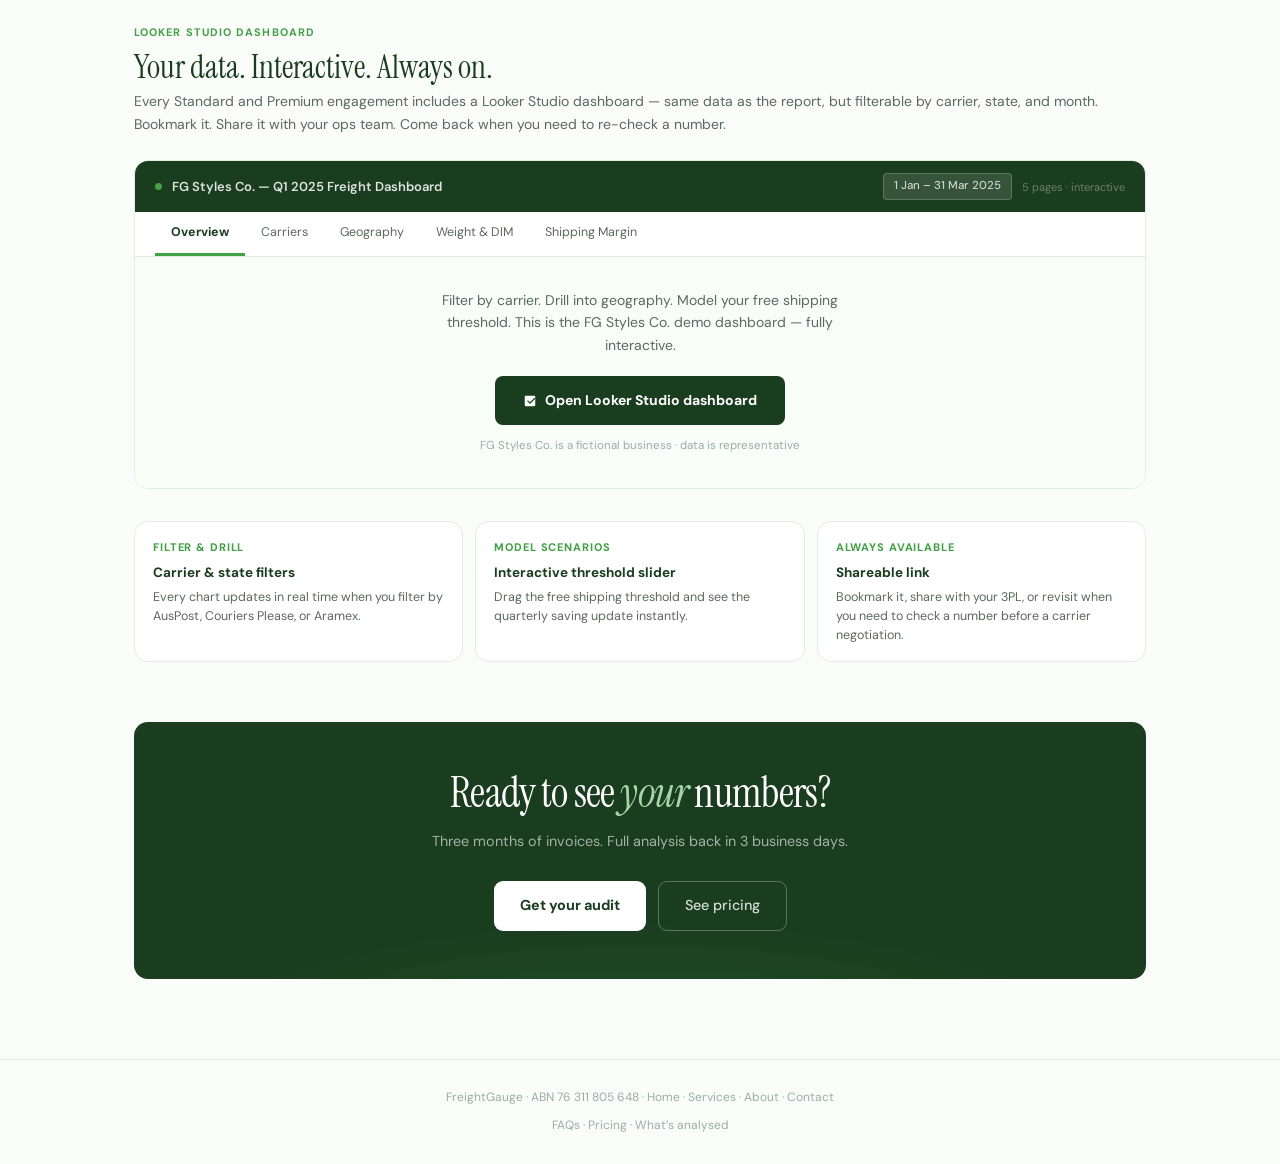
<file: demo.html>
<!DOCTYPE html>
<html lang="en-AU">
<head>
  <meta charset="UTF-8">
  <meta name="viewport" content="width=device-width, initial-scale=1.0">
  <title>Interactive Demo — FreightGauge</title>
  <meta name="description" content="A live FreightGauge analysis for FG Styles Co. — interactive carrier charts, volumetric billing data, and ranked recommendations.">
  <link rel="icon" href="favicon.ico">
  <link rel="apple-touch-icon" href="apple-touch-icon.png">
  <link rel="stylesheet" href="style.css">
  <style>
    /* ── DEMO-SPECIFIC STYLES ── */
    .demo-hero {
      background: var(--fg-dark);
      padding: calc(var(--nav-h) + 64px) 24px 56px;
      text-align: center;
      position: relative;
      overflow: hidden;
    }
    .demo-hero::before {
      content: '';
      position: absolute; inset: 0;
      background: radial-gradient(ellipse 70% 55% at 50% 110%, rgba(67,160,71,.2), transparent 65%);
      pointer-events: none;
    }
    .demo-badge {
      display: inline-block;
      background: rgba(255,255,255,.1);
      border: 1px solid rgba(255,255,255,.18);
      color: rgba(255,255,255,.8);
      font-size: .72rem; font-weight: 600; letter-spacing: .1em; text-transform: uppercase;
      padding: 5px 14px; border-radius: 99px; margin-bottom: 20px;
    }
    .demo-hero h1 {
      font-family: 'Instrument Serif', serif;
      font-size: clamp(2.6rem, 6vw, 4.4rem);
      color: var(--white); line-height: 1.1; margin-bottom: 18px;
      font-weight: 400;
    }
    .demo-hero h1 em { font-style: italic; color: #a5d6a7; }
    .demo-hero p {
      color: rgba(255,255,255,.65); font-size: 1rem;
      max-width: 500px; margin: 0 auto 32px; line-height: 1.6;
    }
    .hero-meta {
      display: flex; gap: 20px; justify-content: center; flex-wrap: wrap;
    }
    .hero-meta-item {
      display: flex; align-items: center; gap: 7px;
      color: rgba(255,255,255,.55); font-size: .82rem;
    }

    /* ── LAYOUT ── */
    .demo-wrap { max-width: 1060px; margin: 0 auto; padding: 0 24px 80px; overflow-x: hidden; }
    .demo-section { margin-top: 60px; }
    .d-label { font-size: .68rem; font-weight: 700; letter-spacing: .1em; text-transform: uppercase; color: var(--fg-acc); margin-bottom: 6px; }
    .d-title { font-family: 'Instrument Serif', serif; font-size: clamp(1.4rem, 2.8vw, 2rem); color: var(--fg-dark); margin-bottom: 4px; line-height: 1.2; }
    .d-sub { color: var(--ink-muted); font-size: .875rem; }

    /* ── PANEL ── */
    .panel { background: var(--white); border: 1px solid var(--border); border-radius: 14px; padding: 24px 24px 20px; margin-top: 16px; overflow: hidden; }

    /* ── SECTION NAV ── */
    .section-nav {
      display: flex; gap: 7px; flex-wrap: wrap;
      padding-top: 36px; margin-bottom: 8px;
    }
    .section-nav a {
      padding: 6px 15px; border-radius: 99px;
      border: 1px solid var(--border);
      font-size: .78rem; font-weight: 500;
      color: var(--ink-muted); text-decoration: none;
      background: var(--white); transition: all .15s;
      white-space: nowrap;
    }
    .section-nav a:hover, .section-nav a.active {
      background: var(--fg-dark); color: var(--white); border-color: var(--fg-dark);
    }
    @media (max-width: 600px) { .section-nav { overflow-x: auto; flex-wrap: nowrap; padding-bottom: 4px; } }
    /* ── DEMO EXPLORER CARDS ── */
    .demo-explorer {
      display: grid;
      grid-template-columns: 1fr 1fr;
      gap: 16px;
      padding: 28px 24px;
      background: var(--white);
      border-bottom: 1px solid var(--border);
    }
    .demo-explorer-card {
      border: 1px solid var(--border);
      border-radius: 12px;
      padding: 24px 28px;
      background: var(--bg);
      transition: box-shadow 0.15s, border-color 0.15s;
    }
    .demo-explorer-card.active {
      border-color: var(--fg-dark);
      background: var(--fg-xlight);
    }
    .demo-explorer-card:not(.active) {
      cursor: pointer;
      text-decoration: none;
      display: block;
    }
    .demo-explorer-card:not(.active):hover {
      border-color: var(--fg-acc);
      box-shadow: 0 4px 16px rgba(26,61,31,0.10);
    }
    .dec-icon {
      font-size: 22px;
      margin-bottom: 10px;
    }
    .dec-label {
      font-size: 10px;
      font-weight: 700;
      text-transform: uppercase;
      letter-spacing: 0.08em;
      color: var(--fg-acc);
      margin-bottom: 6px;
    }
    .dec-label.muted { color: var(--ink-faint); }
    .dec-title {
      font-family: 'DM Sans', sans-serif;
      font-weight: 700;
      font-size: 16px;
      color: var(--fg-dark);
      margin-bottom: 6px;
    }
    .dec-desc {
      font-size: 13px;
      color: var(--ink-muted);
      line-height: 1.5;
      margin-bottom: 14px;
    }
    .dec-action {
      font-size: 13px;
      font-weight: 600;
      color: var(--fg-mid);
    }
    .demo-explorer-card.active .dec-action { color: var(--ink-faint); }
    @media (max-width: 600px) {
      .demo-explorer { grid-template-columns: 1fr; }
    }

    /* ── SCROLL PROGRESS ── */
    .scroll-progress { position: fixed; top: var(--nav-h); left: 0; right: 0; height: 3px; z-index: 200; }
    .scroll-progress-bar { height: 100%; width: 0; background: linear-gradient(90deg, var(--fg-acc), var(--fg-mid)); }

    /* ── STAT CARDS ── */
    .stats-grid {
      display: grid; grid-template-columns: repeat(4, 1fr); gap: 14px; margin-top: 32px;
    }
    @media (max-width: 820px) { .stats-grid { grid-template-columns: repeat(2, 1fr); } }
    .stat-card {
      background: var(--white); border: 1px solid var(--border); border-radius: 12px;
      padding: 20px 18px; position: relative; overflow: hidden;
      cursor: default; transition: box-shadow .2s, transform .2s, border-color .2s;
    }
    .stat-card:hover { box-shadow: 0 6px 24px rgba(26,61,31,.09); transform: translateY(-2px); border-color: #c5ddc7; }
    .stat-card::after { content: ''; position: absolute; bottom: 0; left: 0; right: 0; height: 3px; background: linear-gradient(90deg, var(--fg-acc), var(--fg-mid)); opacity: 0; transition: opacity .2s; }
    .stat-card:hover::after { opacity: 1; }
    .stat-lbl { font-size: .7rem; font-weight: 600; color: var(--ink-muted); text-transform: uppercase; letter-spacing: .07em; margin-bottom: 8px; }
    .stat-val { font-family: 'Instrument Serif', serif; font-size: 1.9rem; color: var(--fg-dark); line-height: 1; }
    .stat-note { font-size: .74rem; color: var(--ink-faint); margin-top: 4px; }
    .stat-tip {
      display: none; position: absolute; bottom: calc(100% + 8px); left: 50%; transform: translateX(-50%);
      background: var(--fg-dark); color: var(--white); font-size: .74rem;
      padding: 7px 11px; border-radius: 7px; width: 190px; text-align: center;
      line-height: 1.4; z-index: 20; pointer-events: none;
    }
    .stat-tip::after { content: ''; position: absolute; top: 100%; left: 50%; transform: translateX(-50%); border: 5px solid transparent; border-top-color: var(--fg-dark); }
    .stat-card:hover .stat-tip { display: block; }

    /* ── CARRIER CARDS ── */
    .carrier-grid { display: grid; grid-template-columns: repeat(3, 1fr); gap: 14px; margin-top: 16px; }
    @media (max-width: 700px) { .carrier-grid { grid-template-columns: 1fr; } }
    .carrier-card {
      border: 1.5px solid var(--border); border-radius: 12px; padding: 20px;
      background: var(--white);
      cursor: default; transition: border-color .2s, box-shadow .2s, transform .2s;
    }
    .carrier-card:hover { border-color: var(--fg-acc); box-shadow: 0 6px 20px rgba(26,61,31,.09); transform: translateY(-2px); }
    .carrier-badge {
      display: inline-flex; align-items: center; justify-content: center;
      width: 44px; height: 44px; border-radius: 10px;
      font-size: .8rem; font-weight: 800; letter-spacing: .02em;
      margin-bottom: 12px; flex-shrink: 0;
    }
    .carrier-name { font-weight: 700; font-size: .95rem; color: var(--ink); margin-bottom: 10px; }
    .carrier-bar-wrap { height: 6px; background: var(--fg-xlight); border-radius: 3px; margin-bottom: 14px; overflow: hidden; }
    .carrier-bar-fill { height: 100%; border-radius: 3px; width: 0; transition: width 1.4s cubic-bezier(.4,0,.2,1); }
    .carrier-stats { display: flex; gap: 14px; flex-wrap: wrap; margin-bottom: 12px; }
    .cs-item { }
    .cs-lbl { font-size: .67rem; text-transform: uppercase; letter-spacing: .06em; color: var(--ink-faint); }
    .cs-val { font-family: 'Instrument Serif', serif; font-size: 1.2rem; color: var(--fg-dark); line-height: 1.1; }
    .carrier-insight {
      font-size: .8rem; color: var(--ink-muted); line-height: 1.5;
      background: var(--fg-xlight); border-radius: 8px; padding: 9px 11px;
      opacity: 0; transform: translateY(3px); transition: opacity .2s, transform .2s;
    }
    .carrier-card:hover .carrier-insight { opacity: 1; transform: none; }
    @media (hover: none) {
      .carrier-insight { opacity: 1; transform: none; }
    }

    /* ── CARRIER ALTERNATIVES ── */
    .alt-panel {
      margin-top: 16px; background: #f0fdf4; border: 1px solid #bbf7d0;
      border-radius: 12px; padding: 20px 22px;
    }
    .alt-panel-title { font-weight: 700; font-size: .9rem; color: var(--fg-dark); margin-bottom: 12px; display: flex; align-items: center; gap: 8px; }
    .alt-grid { display: grid; grid-template-columns: repeat(3, 1fr); gap: 12px; }
    @media (max-width: 700px) { .alt-grid { grid-template-columns: 1fr; } }
    .alt-item { background: var(--white); border: 1px solid var(--border); border-radius: 8px; padding: 12px 14px; }
    .alt-carrier { font-weight: 700; font-size: .83rem; color: var(--fg-dark); margin-bottom: 4px; }
    .alt-desc { font-size: .78rem; color: var(--ink-muted); line-height: 1.45; }
    .alt-tag { display: inline-block; font-size: .65rem; font-weight: 700; text-transform: uppercase; letter-spacing: .06em; padding: 2px 7px; border-radius: 4px; margin-bottom: 5px; }
    .tag-consider { background: #fef9c3; color: #854d0e; }
    .tag-not-rec { background: #fee2e2; color: #991b1b; }

    /* ── COST BARS ── */
    .cost-rows { display: flex; flex-direction: column; gap: 12px; }
    .cost-row { display: grid; grid-template-columns: 150px 1fr 72px; align-items: center; gap: 10px; }
    @media (max-width: 520px) { .cost-row { grid-template-columns: 1fr; gap: 3px; } }
    .cost-lbl { font-size: .85rem; color: var(--ink); font-weight: 500; cursor: help; }
    .cost-bar-wrap { background: var(--fg-xlight); border-radius: 5px; height: 30px; overflow: hidden; position: relative; cursor: pointer; }
    .cost-bar { height: 100%; border-radius: 5px; width: 0; transition: width 1.2s cubic-bezier(.4,0,.2,1); background: linear-gradient(90deg, var(--fg-acc), var(--fg-mid)); }
    .cost-bar.b-fuel { background: linear-gradient(90deg, #66bb6a, #388e3c); }
    .cost-bar.b-remote { background: linear-gradient(90deg, #a5d6a7, #66bb6a); }
    .cost-bar.b-other { background: linear-gradient(90deg, #c8e6c9, #a5d6a7); }
    .cost-bar-tip { position: absolute; top: 50%; right: 8px; transform: translateY(-50%); background: var(--fg-dark); color: #fff; font-size: .7rem; padding: 2px 7px; border-radius: 4px; opacity: 0; transition: opacity .15s; pointer-events: none; white-space: nowrap; }
    .cost-bar-wrap:hover .cost-bar-tip { opacity: 1; }
    .cost-amt { font-size: .85rem; color: var(--ink-muted); text-align: right; font-weight: 500; }

    /* ── DIM BARS ── */
    .dim-visual { display: flex; gap: 32px; align-items: flex-end; justify-content: center; padding: 20px 0 12px; flex-wrap: wrap; }
    .dim-col { display: flex; flex-direction: column; align-items: center; gap: 8px; flex: 1; min-width: 110px; max-width: 160px; }
    .dim-lbl { font-size: .78rem; font-weight: 600; color: var(--ink); }
    .dim-pct { font-family: 'Instrument Serif', serif; font-size: 1.9rem; color: var(--fg-dark); line-height: 1; }
    .dim-bar { width: 100%; border-radius: 7px 7px 3px 3px; }
    .dim-bar.bar-you { background: linear-gradient(180deg, #43a047, #1a3d1f); }
    .dim-bar.bar-bench { background: linear-gradient(180deg, #b0bec5, #78909c); }
    .dim-sub { font-size: .72rem; color: var(--ink-muted); text-align: center; line-height: 1.4; }
    .dim-note { text-align: center; font-size: .83rem; color: var(--ink-muted); margin-top: 14px; padding: 11px 18px; background: #fff8e1; border: 1px solid #ffe082; border-radius: 8px; max-width: 440px; margin-left: auto; margin-right: auto; }
    .dim-note strong { color: #c45400; }
    .weight-row { display: grid; grid-template-columns: 1fr 1fr; gap: 12px; margin-top: 16px; }
    @media (max-width: 420px) { .weight-row { grid-template-columns: 1fr; } }
    .weight-box { background: var(--fg-xlight); border-radius: 10px; padding: 16px; text-align: center; }
    .weight-lbl { font-size: .72rem; text-transform: uppercase; letter-spacing: .06em; color: var(--ink-muted); margin-bottom: 6px; }
    .weight-val { font-family: 'Instrument Serif', serif; font-size: 2.1rem; color: var(--fg-dark); line-height: 1; }
    .weight-unit { font-size: .8rem; color: var(--ink-muted); margin-top: 2px; }
    .weight-diff { grid-column: 1/-1; background: #fff3e0; border: 1px solid #ffcc80; border-radius: 8px; padding: 12px 16px; font-size: .83rem; color: #c45400; text-align: center; line-height: 1.5; }

    /* ── SUBSIDY ── */
    .sub-bar-wrap { margin: 14px 0 16px; background: var(--fg-xlight); border-radius: 7px; height: 44px; overflow: hidden; }
    .sub-fill { height: 100%; background: linear-gradient(90deg, var(--fg-acc), var(--fg-mid)); border-radius: 7px; width: 0; transition: width 1.4s cubic-bezier(.4,0,.2,1); display: flex; align-items: center; justify-content: flex-end; padding-right: 12px; }
    .sub-pct { font-size: .85rem; font-weight: 700; color: #fff; }
    .sub-meta { display: grid; grid-template-columns: repeat(2, 1fr); gap: 10px; margin-bottom: 14px; }
    .sm-lbl { font-size: .68rem; text-transform: uppercase; letter-spacing: .06em; color: var(--ink-faint); }
    .sm-val { font-family: 'Instrument Serif', serif; font-size: 1.3rem; color: var(--fg-dark); }

    /* ── SAVINGS ── */
    .savings-hero {
      background: linear-gradient(135deg, var(--fg-dark), #0d2611);
      border-radius: 14px; padding: 36px 28px; text-align: center; margin-top: 16px;
      position: relative; overflow: hidden;
    }
    .savings-hero::before { content: ''; position: absolute; inset: 0; background: radial-gradient(ellipse 80% 70% at 50% 110%, rgba(67,160,71,.22), transparent 60%); pointer-events: none; }
    .sav-lbl { font-size: .72rem; font-weight: 600; letter-spacing: .12em; text-transform: uppercase; color: #a5d6a7; margin-bottom: 8px; }
    .sav-num { font-family: 'Instrument Serif', serif; font-size: clamp(2.8rem, 7vw, 5rem); color: #fff; line-height: 1; margin-bottom: 6px; position: relative; }
    .sav-period { font-size: .85rem; color: rgba(255,255,255,.5); margin-bottom: 24px; }
    .sav-items { display: flex; gap: 12px; justify-content: center; flex-wrap: wrap; position: relative; }
    .sav-item { background: rgba(255,255,255,.09); border: 1px solid rgba(255,255,255,.13); border-radius: 9px; padding: 12px 16px; min-width: 120px; text-align: center; cursor: default; transition: background .2s, transform .2s; }
    .sav-item:hover { background: rgba(255,255,255,.16); transform: translateY(-2px); }
    .sav-item-lbl { font-size: .68rem; text-transform: uppercase; letter-spacing: .08em; color: rgba(255,255,255,.45); margin-bottom: 5px; }
    .sav-item-val { font-family: 'Instrument Serif', serif; font-size: 1.5rem; color: #fff; line-height: 1; }
    .sav-item-note { font-size: .68rem; color: rgba(255,255,255,.35); margin-top: 3px; }
    .sav-tooltip { display: none; position: absolute; bottom: calc(100% + 8px); left: 50%; transform: translateX(-50%); background: rgba(0,0,0,.85); color: #fff; font-size: .73rem; padding: 6px 10px; border-radius: 6px; white-space: nowrap; max-width: 200px; white-space: normal; text-align: center; z-index: 30; line-height: 1.4; }
    .sav-item:hover .sav-tooltip { display: block; }

    /* ── REC CARDS ── */
    .recs-list { display: flex; flex-direction: column; gap: 10px; margin-top: 16px; }
    .rec-card { border: 1.5px solid var(--border); border-radius: 11px; overflow: hidden; background: var(--white); transition: border-color .2s; }
    .rec-card:hover { border-color: #c5ddc7; }
    .rec-card.open { border-color: var(--fg-acc); box-shadow: 0 4px 20px rgba(26,61,31,.07); }
    .rec-header { display: grid; grid-template-columns: 40px 1fr auto; gap: 12px; align-items: center; padding: 16px 18px; }
    .rec-num { width: 32px; height: 32px; border-radius: 50%; background: var(--fg-light); color: var(--fg-dark); font-weight: 700; font-size: .85rem; display: flex; align-items: center; justify-content: center; flex-shrink: 0; }
    .rec-main { }
    .rec-title { font-weight: 600; font-size: .9rem; color: var(--ink); }
    .rec-saving { font-size: .78rem; color: var(--fg-mid); background: #e8f5e9; padding: 2px 8px; border-radius: 5px; font-weight: 700; white-space: nowrap; }
    .rec-expand-btn {
      display: flex; align-items: center; gap: 5px; margin-top: 6px;
      font-size: .75rem; font-weight: 600; color: var(--fg-dark);
      background: var(--fg-light); border: 1px solid var(--fg-acc);
      border-radius: 6px; padding: 4px 10px; cursor: pointer;
      transition: background .15s, color .15s; width: fit-content;
    }
    .rec-expand-btn:hover { background: var(--fg-acc); color: #fff; }
    .rec-expand-btn .arrow { transition: transform .3s; display: inline-block; font-style: normal; }
    .rec-card.open .rec-expand-btn .arrow { transform: rotate(180deg); }
    .rec-card.open .rec-expand-btn { background: var(--fg-acc); color: #fff; }
    .rec-body { max-height: 0; overflow: hidden; transition: max-height .4s cubic-bezier(.4,0,.2,1); background: var(--fg-xlight); border-top: 0px solid var(--border); }
    .rec-card.open .rec-body { max-height: 500px; border-top-width: 1px; }
    .rec-body-inner { padding: 16px 18px 16px 64px; }
    @media (max-width: 520px) { .rec-body-inner { padding: 14px 16px; } }
    .rec-finding { font-size: .83rem; color: var(--ink-muted); margin-bottom: 10px; line-height: 1.55; }
    .rec-actions { display: flex; flex-direction: column; gap: 6px; }
    .rec-action { font-size: .82rem; color: var(--ink); line-height: 1.45; display: flex; gap: 7px; }
    .rec-action::before { content: '→'; color: var(--fg-acc); flex-shrink: 0; }
    .rec-effort { font-size: .7rem; color: var(--ink-faint); margin-top: 6px; }

    /* ── CTA BAND ── */
    .cta-band { background: var(--fg-dark); border-radius: 14px; padding: 48px 28px; text-align: center; margin-top: 60px; position: relative; overflow: hidden; }
    .cta-band::before { content: ''; position: absolute; inset: 0; background: radial-gradient(ellipse 70% 70% at 50% 120%, rgba(67,160,71,.2), transparent 60%); pointer-events: none; }
    .cta-band h2 { font-family: 'Instrument Serif', serif; font-size: clamp(1.7rem, 3.5vw, 2.6rem); color: #fff; margin-bottom: 12px; line-height: 1.15; }
    .cta-band h2 em { font-style: italic; color: #a5d6a7; }
    .cta-band p { color: rgba(255,255,255,.6); max-width: 440px; margin: 0 auto 28px; font-size: .9rem; }
    .cta-btns { display: flex; gap: 12px; justify-content: center; flex-wrap: wrap; }
    .btn-white { background: #fff; color: var(--fg-dark); text-decoration: none; padding: 13px 26px; border-radius: 9px; font-size: .9rem; font-weight: 700; transition: background .15s, transform .15s; }
    .btn-white:hover { background: var(--fg-light); transform: translateY(-1px); }
    .btn-outline { border: 1.5px solid rgba(255,255,255,.28); color: rgba(255,255,255,.82); text-decoration: none; padding: 12px 26px; border-radius: 9px; font-size: .9rem; font-weight: 500; transition: border-color .15s, background .15s; }
    .btn-outline:hover { border-color: rgba(255,255,255,.55); background: rgba(255,255,255,.06); }

    /* ── DISCLAIMER ── */
    .disclaimer { font-size: .75rem; color: var(--ink-faint); text-align: center; margin-top: 40px; padding: 12px 16px; background: var(--fg-xlight); border: 1px solid var(--border); border-radius: 8px; line-height: 1.5; }

    /* ── FADE-UP ── */
    .fade-up { opacity: 0; transform: translateY(20px); transition: opacity .5s ease, transform .5s ease; }
    .fade-up.visible { opacity: 1; transform: none; }
    .fade-up.d1 { transition-delay: .08s; }
    .fade-up.d2 { transition-delay: .16s; }
    .fade-up.d3 { transition-delay: .24s; }

    /* ── TOOLTIP via data-tip ── */
    [data-tip] { position: relative; }
    [data-tip]:hover::before { content: attr(data-tip); position: absolute; bottom: calc(100% + 8px); left: 50%; transform: translateX(-50%); background: var(--fg-dark); color: #fff; font-size: .73rem; padding: 6px 10px; border-radius: 6px; white-space: normal; max-width: 220px; text-align: center; box-shadow: 0 3px 12px rgba(0,0,0,.18); z-index: 20; line-height: 1.4; }
    [data-tip]:hover::after { content: ''; position: absolute; bottom: calc(100% + 2px); left: 50%; transform: translateX(-50%); border: 5px solid transparent; border-top-color: var(--fg-dark); z-index: 20; }
  </style>
</head>
<body>

<!-- NAV (matches main site exactly) -->
<nav class="nav" id="main-nav">
  <div class="nav-inner">
    <a href="index.html" class="nav-brand">
      <img src="FreightGauge%20Logo.png" alt="FreightGauge" style="height:32px; width:auto; display:block;">
      FreightGauge
    </a>
    <div class="nav-links">
      <a href="index.html" class="nav-link">Home</a>
      <a href="services.html" class="nav-link">Services</a>
      <a href="demo.html" class="nav-link active">Demo</a>
      <a href="about.html" class="nav-link">About</a>
      <a href="contact.html" class="nav-cta nav-link">Get started</a>
    </div>
    <div class="nav-burger" id="burger">
      <span></span><span></span><span></span>
    </div>
  </div>
</nav>
<div class="mobile-nav" id="mobileNav">
  <a href="index.html">Home</a>
  <a href="services.html">Services</a>
  <a href="demo.html">Demo</a>
  <a href="about.html">About</a>
  <a href="contact.html" class="nav-cta">Get started</a>
</div>

<div class="scroll-progress"><div class="scroll-progress-bar" id="prog"></div></div>

<!-- HERO -->
<header class="demo-hero">
  <div class="demo-badge">Interactive Report Demo</div>
  <h1>Real findings.<br><em>Real numbers.</em></h1>
  <p>A live FreightGauge analysis for a fictional apparel brand. Explore every section before you commit to anything.</p>
  <div class="hero-meta">
    <div class="hero-meta-item">
      <svg width="13" height="13" fill="none" stroke="currentColor" stroke-width="2" viewBox="0 0 24 24"><rect x="3" y="4" width="18" height="18" rx="2"/><line x1="3" y1="9" x2="21" y2="9"/></svg>
      Feb&ndash;Apr 2026 &middot; 3 months
    </div>
    <div class="hero-meta-item">
      <svg width="13" height="13" fill="none" stroke="currentColor" stroke-width="2" viewBox="0 0 24 24"><path d="M20 7H4a2 2 0 0 0-2 2v6a2 2 0 0 0 2 2h16a2 2 0 0 0 2-2V9a2 2 0 0 0-2-2z"/></svg>
      FG Styles Co. &middot; Standard tier
    </div>
    <div class="hero-meta-item">
      <svg width="13" height="13" fill="none" stroke="currentColor" stroke-width="2" viewBox="0 0 24 24"><circle cx="12" cy="12" r="10"/><polyline points="12 6 12 12 16 14"/></svg>
      1,260 consignments &middot; 3 carriers
    </div>
  </div>
</header>

<div class="demo-wrap">

  <!-- DEMO EXPLORER -->
  <div class="demo-explorer">
    <div class="demo-explorer-card active">
      <div class="dec-icon">📄</div>
      <div class="dec-label muted">Currently viewing</div>
      <div class="dec-title">Sample Report</div>
      <div class="dec-desc">Written findings, carrier comparison, ranked recommendations, and savings analysis for FG Styles Co.</div>
      <div class="dec-action">&#x2193; Scroll to explore</div>
    </div>
    <a href="looker-demo.html" class="demo-explorer-card" style="text-decoration:none;">
      <div class="dec-icon">📊</div>
      <div class="dec-label">Interactive dashboard</div>
      <div class="dec-title">Sample Dashboard</div>
      <div class="dec-desc">Filterable Looker Studio dashboard. Drill into carriers, geography, and weight bands. Same data, fully interactive.</div>
      <div class="dec-action">Open dashboard &rarr;</div>
    </a>
  </div>

  <!-- SECTION NAV -->
  <nav class="section-nav" id="snav">
    <a href="#overview" class="active">Overview</a>
    <a href="#carriers">Carriers</a>
    <a href="#cost">Cost breakdown</a>
    <a href="#dim">Vol. billing</a>
    <a href="#freeshipping">Free shipping</a>
    <a href="#savings">Savings</a>
    <a href="#recommendations">Recommendations</a>
    <a href="#dashboard">Dashboard</a>
  </nav>

  <!-- OVERVIEW -->
  <section id="overview">
    <div class="d-label">At a glance</div>
    <div class="d-title">3 months. 3 carriers. Fully broken down.</div>
    <div class="stats-grid">
      <div class="stat-card fade-up">
        <div class="stat-tip">Total freight invoiced across all carriers, Feb&ndash;Apr 2026.</div>
        <div class="stat-lbl">Total spend</div>
        <div class="stat-val">$25,350</div>
        <div class="stat-note">$8,450/mo avg</div>
      </div>
      <div class="stat-card fade-up d1">
        <div class="stat-tip">Total parcels shipped. Small per-consignment savings compound fast at this volume.</div>
        <div class="stat-lbl">Consignments</div>
        <div class="stat-val">1,260</div>
        <div class="stat-note">420/mo avg</div>
      </div>
      <div class="stat-card fade-up d2">
        <div class="stat-tip">Blended avg across all 3 carriers, zones, and service types.</div>
        <div class="stat-lbl">Avg per parcel</div>
        <div class="stat-val">$20.12</div>
        <div class="stat-note">Blended, 3 carriers</div>
      </div>
      <div class="stat-card fade-up d3">
        <div class="stat-tip">Annualised saving across 10 recommendations. Achievable without changing carriers.</div>
        <div class="stat-lbl">Savings identified</div>
        <div class="stat-val">$18,480</div>
        <div class="stat-note">Per year &middot; conservative</div>
      </div>
    </div>
  </section>

  <!-- CARRIERS -->
  <section id="carriers" class="demo-section">
    <div class="d-label">Carrier performance</div>
    <div class="d-title">3 carriers. One routing problem.</div>
    <div class="d-sub">Hover each card to see the insight. The numbers tell the story.</div>

    <div class="carrier-grid">

      <!-- AusPost -->
      <div class="carrier-card fade-up">
        <div class="carrier-badge" style="background:#fde8ea; color:#c8102e;">AP</div>
        <div class="carrier-name">Australia Post</div>
        <div class="carrier-bar-wrap"><div class="carrier-bar-fill" data-pct="60" style="background:linear-gradient(90deg,#ef5350,#c8102e)"></div></div>
        <div class="carrier-stats">
          <div class="cs-item"><div class="cs-lbl">Consignments</div><div class="cs-val">760</div></div>
          <div class="cs-item"><div class="cs-lbl">Total spend</div><div class="cs-val">$16,215</div></div>
          <div class="cs-item"><div class="cs-lbl">Avg per parcel</div><div class="cs-val">$21.34</div></div>
        </div>
        <div class="carrier-insight">
          60% of volume at the highest avg cost. Express mix is 42% &mdash; most of which could downgrade to Economy with no delivery impact. AusPost's 19.5% fuel levy rises June 2026.
        </div>
      </div>

      <!-- Couriers Please -->
      <div class="carrier-card fade-up d1">
        <div class="carrier-badge" style="background:#fffde7; color:#b45309; border:1px solid #fcd34d;">CP</div>
        <div class="carrier-name">Couriers Please</div>
        <div class="carrier-bar-wrap"><div class="carrier-bar-fill" data-pct="33" style="background:linear-gradient(90deg,#fbbf24,#b45309)"></div></div>
        <div class="carrier-stats">
          <div class="cs-item"><div class="cs-lbl">Consignments</div><div class="cs-val">420</div></div>
          <div class="cs-item"><div class="cs-lbl">Total spend</div><div class="cs-val">$7,537</div></div>
          <div class="cs-item"><div class="cs-lbl">Avg per parcel</div><div class="cs-val">$17.94</div></div>
        </div>
        <div class="carrier-insight">
          $3.40 cheaper per parcel than AusPost. Fuel levy at 18.1% vs 19.5%. Well-suited for standard domestic B2C. Could absorb an additional 15% of AusPost's current standard volume at equivalent service levels.
        </div>
      </div>

      <!-- Aramex -->
      <div class="carrier-card fade-up d2">
        <div class="carrier-badge" style="background:#fff3e0; color:#c2410c;">AX</div>
        <div class="carrier-name">Aramex</div>
        <div class="carrier-bar-wrap"><div class="carrier-bar-fill" data-pct="6" style="background:linear-gradient(90deg,#fb923c,#c2410c)"></div></div>
        <div class="carrier-stats">
          <div class="cs-item"><div class="cs-lbl">Consignments</div><div class="cs-val">80</div></div>
          <div class="cs-item"><div class="cs-lbl">Total spend</div><div class="cs-val">$1,598</div></div>
          <div class="cs-item"><div class="cs-lbl">Avg per parcel</div><div class="cs-val">$19.98</div></div>
        </div>
        <div class="carrier-insight">
          Standard retail rates. 80 consignments is below the threshold for a formal rate review. Metro-suburban coverage only &mdash; 11 rural exceptions redirected to AusPost. Consider consolidating to Couriers Please where zones overlap.
        </div>
      </div>

    </div>

    <!-- Carrier alternatives evaluated -->
    <div class="alt-panel fade-up">
      <div class="alt-panel-title">
        <svg width="16" height="16" fill="none" stroke="currentColor" stroke-width="2" viewBox="0 0 24 24"><circle cx="12" cy="12" r="10"/><line x1="12" y1="8" x2="12" y2="12"/><line x1="12" y1="16" x2="12.01" y2="16"/></svg>
        Carriers evaluated &mdash; not currently used
      </div>
      <div class="alt-grid">
        <div class="alt-item">
          <div class="alt-tag tag-consider">Worth evaluating</div>
          <div class="alt-carrier">Uber Direct</div>
          <div class="alt-desc">34% of orders ship within 15 km of the Melbourne warehouse. Same-day metro delivery at ~$8&ndash;11/parcel could reduce standard express spend materially. Revisit at 500+ orders/mo.</div>
        </div>
        <div class="alt-item">
          <div class="alt-tag tag-consider">Worth evaluating</div>
          <div class="alt-carrier">StarTrack</div>
          <div class="alt-desc">Premium tracking + signature for high-value apparel. 8% of orders exceed $200 AOV. StarTrack provides a credible upgrade story for these shipments at a marginal cost premium.</div>
        </div>
        <div class="alt-item">
          <div class="alt-tag tag-not-rec">Not recommended</div>
          <div class="alt-carrier">TNT / FedEx Express</div>
          <div class="alt-desc">Strong express network but rates of $25&ndash;40+ per parcel are uncompetitive for sub-2kg apparel without a negotiated rate card. Worth revisiting at 2,000+ cons/month.</div>
        </div>
      </div>
    </div>

  </section>

  <!-- COST BREAKDOWN -->
  <section id="cost" class="demo-section">
    <div class="d-label">Cost structure</div>
    <div class="d-title">Where every dollar goes</div>
    <div class="d-sub">Hover each label for context. Hover each bar for the exact amount.</div>
    <div class="panel fade-up">
      <div style="font-size:.8rem; color:var(--ink-muted); margin-bottom:16px;">$25,350 total &middot; 3 months</div>
      <div class="cost-rows">
        <div class="cost-row">
          <div class="cost-lbl" data-tip="Actual transport cost before surcharges. Your negotiated or retail base rate.">Base freight</div>
          <div class="cost-bar-wrap">
            <div class="cost-bar" data-pct="66.3"></div>
            <div class="cost-bar-tip">$16,810 &middot; 66.3%</div>
          </div>
          <div class="cost-amt">$16,810</div>
        </div>
        <div class="cost-row">
          <div class="cost-lbl" data-tip="Fuel levy on base freight. AusPost 19.5% (rising June 2026), Couriers Please 18.1%.">Fuel levy</div>
          <div class="cost-bar-wrap">
            <div class="cost-bar b-fuel" data-pct="25.0"></div>
            <div class="cost-bar-tip">$6,330 &middot; 25.0%</div>
          </div>
          <div class="cost-amt">$6,330</div>
        </div>
        <div class="cost-row">
          <div class="cost-lbl" data-tip="Postcode-based surcharge for remote and rural delivery zones. Often recoverable at checkout.">Remote area</div>
          <div class="cost-bar-wrap">
            <div class="cost-bar b-remote" data-pct="6.1"></div>
            <div class="cost-bar-tip">$1,540 &middot; 6.1%</div>
          </div>
          <div class="cost-amt">$1,540</div>
        </div>
        <div class="cost-row">
          <div class="cost-lbl" data-tip="Carrier charges for parcels exceeding dimension thresholds. Linked to packaging size.">Oversize / handling</div>
          <div class="cost-bar-wrap">
            <div class="cost-bar b-other" data-pct="2.6"></div>
            <div class="cost-bar-tip">$670 &middot; 2.6%</div>
          </div>
          <div class="cost-amt">$670</div>
        </div>
      </div>
    </div>
  </section>

  <!-- DIM BILLING -->
  <section id="dim" class="demo-section">
    <div class="d-label">Volumetric billing</div>
    <div class="d-title">71% of parcels billing on volume, not weight</div>
    <div class="d-sub">Carriers charge whichever is higher: actual weight or volumetric weight. FG Styles Co. is significantly above FreightGauge benchmark.</div>
    <div class="panel fade-up">
      <div style="font-size:.8rem; color:var(--ink-muted); margin-bottom:4px;">% of consignments where chargeable weight = volumetric weight</div>
      <div class="dim-visual">
        <div class="dim-col">
          <div class="dim-lbl">FG Styles Co.</div>
          <div class="dim-pct" id="dim-pct-you">0%</div>
          <div class="dim-bar bar-you" id="dim-bar-you" style="height:0"></div>
          <div class="dim-sub">of shipments on<br>volumetric billing</div>
        </div>
        <div class="dim-col">
          <div class="dim-lbl">FreightGauge benchmark</div>
          <div class="dim-pct" id="dim-pct-bch">0%</div>
          <div class="dim-bar bar-bench" id="dim-bar-bch" style="height:0"></div>
          <div class="dim-sub">avg across comparable<br>AU ecomm accounts</div>
        </div>
      </div>
      <div class="dim-note"><strong>23 points above benchmark.</strong> Avg dead weight 0.68 kg vs chargeable 1.24 kg &mdash; 82% markup from packaging. Right-sizing top SKUs addresses most of this.</div>
      <div class="weight-row">
        <div class="weight-box" data-tip="Physical weight on a scale.">
          <div class="weight-lbl">Avg dead weight</div>
          <div class="weight-val">0.68</div>
          <div class="weight-unit">kg</div>
        </div>
        <div class="weight-box" data-tip="What the carrier charges for &mdash; whichever is higher.">
          <div class="weight-lbl">Avg chargeable weight</div>
          <div class="weight-val">1.24</div>
          <div class="weight-unit">kg</div>
        </div>
        <div class="weight-diff">Paying for <strong>1.24 kg</strong> on parcels that weigh <strong>0.68 kg</strong>. Packaging right-sizing is the fastest ROI action in this report.</div>
      </div>
    </div>
  </section>

  <!-- FREE SHIPPING -->
  <section id="freeshipping" class="demo-section">
    <div class="d-label">Free shipping subsidy</div>
    <div class="d-title">68% of orders absorbed by the business</div>
    <div class="d-sub">Free shipping is a margin call. The data shows the real cost of the $75 threshold.</div>
    <div class="panel fade-up">
      <div class="sub-bar-wrap">
        <div class="sub-fill" id="sub-fill" data-pct="68"><span class="sub-pct">68%</span></div>
      </div>
      <div class="sub-meta">
        <div><div class="sm-lbl">Threshold</div><div class="sm-val">$75</div></div>
        <div><div class="sm-lbl">Net subsidy (3 mo)</div><div class="sm-val">$10,530</div></div>
        <div><div class="sm-lbl">Per month</div><div class="sm-val">$3,510</div></div>
        <div><div class="sm-lbl">Per subsidised order</div><div class="sm-val">$12.30</div></div>
      </div>
      <div style="background:var(--fg-xlight); border-radius:7px; padding:12px 14px; font-size:.83rem; color:var(--ink-muted); line-height:1.5;">
        <strong style="color:var(--fg-dark)">Modelling:</strong> Raising threshold to $90 reduces qualifying orders from 68% to ~52% &mdash; saving $290/mo while affecting 16% of orders.
      </div>
    </div>
  </section>

  <!-- SAVINGS -->
  <section id="savings" class="demo-section">
    <div class="d-label">Opportunity</div>
    <div class="d-title">$18,480 identified. Conservative estimate.</div>
    <div class="d-sub">Without changing carriers or service levels. Hover each item for detail.</div>
    <div class="savings-hero fade-up">
      <div class="sav-lbl">Annual saving potential</div>
      <div class="sav-num" id="sav-counter">$0</div>
      <div class="sav-period">Low end &middot; excludes carrier negotiation upside</div>
      <div class="sav-items">
        <div class="sav-item">
          <div class="sav-tooltip">Packaging right-sizing across 12 high-volume SKUs</div>
          <div class="sav-item-lbl">Packaging</div>
          <div class="sav-item-val">$4,440</div>
          <div class="sav-item-note">$370/mo</div>
        </div>
        <div class="sav-item">
          <div class="sav-tooltip">Shift AusPost standard domestic from Express to Economy</div>
          <div class="sav-item-lbl">Express reduction</div>
          <div class="sav-item-val">$4,080</div>
          <div class="sav-item-note">$340/mo</div>
        </div>
        <div class="sav-item">
          <div class="sav-tooltip">Raise free shipping threshold from $75 to $90</div>
          <div class="sav-item-lbl">Threshold raise</div>
          <div class="sav-item-val">$3,480</div>
          <div class="sav-item-note">$290/mo</div>
        </div>
        <div class="sav-item">
          <div class="sav-tooltip">Shift 15% standard domestic from AusPost to Couriers Please</div>
          <div class="sav-item-lbl">Carrier routing</div>
          <div class="sav-item-val">$3,720</div>
          <div class="sav-item-note">$310/mo</div>
        </div>
        <div class="sav-item">
          <div class="sav-tooltip">Remote area surcharge recovery via checkout pre-screening</div>
          <div class="sav-item-lbl">Surcharge recovery</div>
          <div class="sav-item-val">$2,760</div>
          <div class="sav-item-note">$230/mo</div>
        </div>
      </div>
    </div>
  </section>

  <!-- RECOMMENDATIONS -->
  <section id="recommendations" class="demo-section">
    <div class="d-label">Action plan</div>
    <div class="d-title">10 ranked recommendations</div>
    <div class="d-sub">Click any card to expand the finding and next steps.</div>
    <div class="recs-list">

      <div class="rec-card" tabindex="0">
        <div class="rec-header">
          <div class="rec-num">1</div>
          <div class="rec-main">
            <div class="rec-title">Right-size packaging on top 12 SKUs</div>
            <div style="margin-top:4px; display:flex; align-items:center; gap:8px; flex-wrap:wrap;">
              <span class="rec-saving">$370/mo</span>
              <span class="rec-effort">Medium effort</span>
              <button class="rec-expand-btn"><span class="arrow">&#9660;</span> View analysis</button>
            </div>
          </div>
        </div>
        <div class="rec-body"><div class="rec-body-inner">
          <div class="rec-finding">71% of consignments on volumetric billing. Top 12 SKUs are over-packaged &mdash; dead weight 0.68 kg, chargeable 1.24 kg. Addressing these covers 64% of total volumetric exposure.</div>
          <div class="rec-actions">
            <div class="rec-action">Audit carton dims for top 12 SKUs against AusPost cubic weight calculator</div>
            <div class="rec-action">Target chargeable weight within 15% of dead weight</div>
            <div class="rec-action">Get cubic weight report from AusPost/CP before ordering new cartons</div>
          </div>
        </div></div>
      </div>

      <div class="rec-card" tabindex="0">
        <div class="rec-header">
          <div class="rec-num">2</div>
          <div class="rec-main">
            <div class="rec-title">Reduce AusPost Express usage &mdash; move to Economy</div>
            <div style="margin-top:4px; display:flex; align-items:center; gap:8px; flex-wrap:wrap;">
              <span class="rec-saving">$340/mo</span>
              <span class="rec-effort">Low effort</span>
              <button class="rec-expand-btn"><span class="arrow">&#9660;</span> View analysis</button>
            </div>
          </div>
        </div>
        <div class="rec-body"><div class="rec-body-inner">
          <div class="rec-finding">42% of AusPost shipments are Express. 61% of those were placed before 2pm on weekdays &mdash; Economy service is sufficient. No evidence customers are selecting Express at checkout.</div>
          <div class="rec-actions">
            <div class="rec-action">Default non-metro domestic to AusPost Economy where no express preference exists</div>
            <div class="rec-action">Offer Express as a paid checkout upgrade at ~$4.50</div>
          </div>
        </div></div>
      </div>

      <div class="rec-card" tabindex="0">
        <div class="rec-header">
          <div class="rec-num">3</div>
          <div class="rec-main">
            <div class="rec-title">Route additional standard domestic volume to Couriers Please</div>
            <div style="margin-top:4px; display:flex; align-items:center; gap:8px; flex-wrap:wrap;">
              <span class="rec-saving">$310/mo</span>
              <span class="rec-effort">Low effort</span>
              <button class="rec-expand-btn"><span class="arrow">&#9660;</span> View analysis</button>
            </div>
          </div>
        </div>
        <div class="rec-body"><div class="rec-body-inner">
          <div class="rec-finding">Couriers Please is $3.40/parcel cheaper and has equivalent coverage for standard domestic B2C zones. Currently underutilised at 33% of volume. Shifting an additional 15% from AusPost yields $310/mo with no service impact.</div>
          <div class="rec-actions">
            <div class="rec-action">Review zone/postcode overlap between AusPost standard and CP network</div>
            <div class="rec-action">Update platform routing rules to allocate standard domestic to CP first</div>
          </div>
        </div></div>
      </div>

      <div class="rec-card" tabindex="0">
        <div class="rec-header">
          <div class="rec-num">4</div>
          <div class="rec-main">
            <div class="rec-title">Raise free shipping threshold from $75 to $90</div>
            <div style="margin-top:4px; display:flex; align-items:center; gap:8px; flex-wrap:wrap;">
              <span class="rec-saving">$290/mo</span>
              <span class="rec-effort">Low effort</span>
              <button class="rec-expand-btn"><span class="arrow">&#9660;</span> View analysis</button>
            </div>
          </div>
        </div>
        <div class="rec-body"><div class="rec-body-inner">
          <div class="rec-finding">$75 threshold means 68% of orders are subsidised. Raising to $90 cuts that to ~52%, saving $290/mo while affecting only low-value order tail.</div>
          <div class="rec-actions">
            <div class="rec-action">Update threshold in your ecommerce platform</div>
            <div class="rec-action">Add cart progress bar ("$X to free shipping") to offset any abandonment</div>
            <div class="rec-action">Monitor conversion for 30 days; rollback trigger at &gt;2% drop</div>
          </div>
        </div></div>
      </div>

      <div class="rec-card" tabindex="0">
        <div class="rec-header">
          <div class="rec-num">5</div>
          <div class="rec-main">
            <div class="rec-title">Recover remote area surcharges at checkout</div>
            <div style="margin-top:4px; display:flex; align-items:center; gap:8px; flex-wrap:wrap;">
              <span class="rec-saving">$580 one-off</span>
              <span class="rec-effort">Low effort</span>
              <button class="rec-expand-btn"><span class="arrow">&#9660;</span> View analysis</button>
            </div>
          </div>
        </div>
        <div class="rec-body"><div class="rec-body-inner">
          <div class="rec-finding">$1,540 in remote area charges over 3 months. 31 of 47 affected postcodes are on AusPost/CP's published remote list &mdash; predictable at checkout. Pass-through or pre-screen to recover.</div>
          <div class="rec-actions">
            <div class="rec-action">Cross-reference destination postcodes against carrier remote area lists (updated quarterly)</div>
            <div class="rec-action">Add remote area surcharge line item at checkout via postcode lookup</div>
          </div>
        </div></div>
      </div>

    </div>
    <p style="text-align:center; margin-top:12px; font-size:.78rem; color:var(--ink-faint);">
      Click to expand &middot; 5 of 10 recommendations shown
    </p>
  </section>

  <div class="disclaimer">
    FG Styles Co. is a fictional business. Data is representative of real FreightGauge analysis methodology. Your findings will reflect your carrier agreements, shipping profile, and platform.
  </div>


  <section id="dashboard" class="demo-section">
    <div class="d-label fade-up">Looker Studio Dashboard</div>
    <div class="d-title fade-up">Your data. Interactive. Always on.</div>
    <p class="d-sub fade-up" style="margin-bottom:24px;">Every Standard and Premium engagement includes a Looker Studio dashboard — same data as the report, but filterable by carrier, state, and month. Bookmark it. Share it with your ops team. Come back when you need to re-check a number.</p>

    <div class="panel fade-up" style="padding:0; overflow:hidden; border-radius:14px;">
      <!-- Preview bar mimicking Looker Studio header -->
      <div style="background:var(--fg-dark); padding:12px 20px; display:flex; align-items:center; justify-content:space-between; gap:12px; flex-wrap:wrap;">
        <div style="display:flex; align-items:center; gap:10px;">
          <div style="width:7px; height:7px; border-radius:50%; background:#43a047;"></div>
          <span style="color:rgba(255,255,255,.85); font-size:13px; font-weight:600;">FG Styles Co. &mdash; Q1 2025 Freight Dashboard</span>
        </div>
        <div style="display:flex; align-items:center; gap:10px;">
          <span style="background:rgba(255,255,255,.12); border:1px solid rgba(255,255,255,.2); border-radius:4px; padding:3px 10px; color:rgba(255,255,255,.75); font-size:11.5px; font-weight:500;">1 Jan &ndash; 31 Mar 2025</span>
          <span style="color:rgba(255,255,255,.35); font-size:11px;">5 pages &middot; interactive</span>
        </div>
      </div>
      <!-- Tab bar preview -->
      <div style="background:#fff; border-bottom:1px solid var(--border); padding:0 20px; display:flex; gap:0; overflow-x:auto;">
        <div style="padding:10px 16px; font-size:12.5px; font-weight:700; color:var(--fg-dark); border-bottom:3px solid var(--fg-acc);">Overview</div>
        <div style="padding:10px 16px; font-size:12.5px; color:var(--ink-muted); border-bottom:3px solid transparent;">Carriers</div>
        <div style="padding:10px 16px; font-size:12.5px; color:var(--ink-muted); border-bottom:3px solid transparent;">Geography</div>
        <div style="padding:10px 16px; font-size:12.5px; color:var(--ink-muted); border-bottom:3px solid transparent;">Weight &amp; DIM</div>
        <div style="padding:10px 16px; font-size:12.5px; color:var(--ink-muted); border-bottom:3px solid transparent;">Shipping Margin</div>
      </div>
      <!-- CTA -->
      <div style="background:#f8fdf8; padding:32px 28px; text-align:center;">
        <p style="font-size:14px; color:var(--ink-muted); margin-bottom:20px; max-width:460px; margin-left:auto; margin-right:auto; line-height:1.6;">Filter by carrier. Drill into geography. Model your free shipping threshold. This is the FG Styles Co. demo dashboard &mdash; fully interactive.</p>
        <a href="looker-demo.html" class="btn-cta" style="display:inline-flex; align-items:center; gap:8px; background:var(--fg-dark); color:#fff; padding:13px 28px; border-radius:8px; font-size:14px; font-weight:700; text-decoration:none; transition:background .15s;">
          <svg width="14" height="14" viewBox="0 0 24 24" fill="currentColor"><path d="M19 3H5c-1.1 0-2 .9-2 2v14c0 1.1.9 2 2 2h14c1.1 0 2-.9 2-2V5c0-1.1-.9-2-2-2zm-7 14l-5-5 1.41-1.41L12 14.17l7.59-7.59L21 8l-9 9z"/></svg>
          Open Looker Studio dashboard
        </a>
        <p style="font-size:11.5px; color:var(--ink-faint); margin-top:12px;">FG Styles Co. is a fictional business &middot; data is representative</p>
      </div>
    </div>

    <!-- Feature callouts -->
    <div style="display:grid; grid-template-columns:repeat(3,1fr); gap:12px; margin-top:16px;">
      <div class="panel fade-up" style="padding:16px 18px;">
        <div style="font-size:11px; font-weight:800; text-transform:uppercase; letter-spacing:.08em; color:var(--fg-acc); margin-bottom:6px;">Filter &amp; Drill</div>
        <div style="font-size:13.5px; font-weight:700; color:var(--fg-dark); margin-bottom:4px;">Carrier &amp; state filters</div>
        <p style="font-size:12.5px; color:var(--ink-muted); line-height:1.5;">Every chart updates in real time when you filter by AusPost, Couriers Please, or Aramex.</p>
      </div>
      <div class="panel fade-up" style="padding:16px 18px;">
        <div style="font-size:11px; font-weight:800; text-transform:uppercase; letter-spacing:.08em; color:var(--fg-acc); margin-bottom:6px;">Model Scenarios</div>
        <div style="font-size:13.5px; font-weight:700; color:var(--fg-dark); margin-bottom:4px;">Interactive threshold slider</div>
        <p style="font-size:12.5px; color:var(--ink-muted); line-height:1.5;">Drag the free shipping threshold and see the quarterly saving update instantly.</p>
      </div>
      <div class="panel fade-up" style="padding:16px 18px;">
        <div style="font-size:11px; font-weight:800; text-transform:uppercase; letter-spacing:.08em; color:var(--fg-acc); margin-bottom:6px;">Always Available</div>
        <div style="font-size:13.5px; font-weight:700; color:var(--fg-dark); margin-bottom:4px;">Shareable link</div>
        <p style="font-size:12.5px; color:var(--ink-muted); line-height:1.5;">Bookmark it, share with your 3PL, or revisit when you need to check a number before a carrier negotiation.</p>
      </div>
    </div>
  </section>

  <div class="cta-band fade-up">
    <h2>Ready to see <em>your</em> numbers?</h2>
    <p>Three months of invoices. Full analysis back in 3 business days.</p>
    <div class="cta-btns">
      <a href="contact.html" class="btn-white">Get your audit</a>
      <a href="services.html" class="btn-outline">See pricing</a>
    </div>
  </div>

</div><!-- /.demo-wrap -->

<!-- FOOTER -->
<div class="footer" style="border-top:1px solid var(--border); padding:28px 24px; text-align:center; font-size:12px; color:var(--ink-faint);">
  FreightGauge &middot; ABN 76 311 805 648 &middot;
  <a href="index.html" style="color:var(--ink-faint);">Home</a> &middot;
  <a href="services.html" style="color:var(--ink-faint);">Services</a> &middot;
  <a href="about.html" style="color:var(--ink-faint);">About</a> &middot;
  <a href="contact.html" style="color:var(--ink-faint);">Contact</a>
  <br><span style="margin-top:8px; display:block;">
  <a href="services.html#faqs" style="color:var(--ink-faint);">FAQs</a> &middot;
  <a href="services.html#pricing" style="color:var(--ink-faint);">Pricing</a> &middot;
  <a href="services.html#analysis" style="color:var(--ink-faint);">What&rsquo;s analysed</a>
  </span>
</div>

<script>
// NAV SCROLL
const nav = document.querySelector('.nav');
const prog = document.getElementById('prog');
window.addEventListener('scroll', () => {
  nav.classList.toggle('scrolled', window.scrollY > 10);
  prog.style.width = (window.scrollY / (document.documentElement.scrollHeight - window.innerHeight) * 100) + '%';
}, { passive: true });

// MOBILE NAV
const burger = document.getElementById('burger');
const mobileNav = document.getElementById('mobileNav');
if (burger) {
  burger.addEventListener('click', () => mobileNav.classList.toggle('open'));
  document.addEventListener('click', e => { if (!nav.contains(e.target) && !mobileNav.contains(e.target)) mobileNav.classList.remove('open'); });
}

// SECTION NAV ACTIVE
const sLinks = document.querySelectorAll('#snav a');
const sObs = new IntersectionObserver(entries => {
  entries.forEach(e => { if (e.isIntersecting) sLinks.forEach(a => a.classList.toggle('active', a.getAttribute('href') === '#' + e.target.id)); });
}, { threshold: 0.25, rootMargin: '-60px 0px -40% 0px' });
document.querySelectorAll('section[id]').forEach(s => sObs.observe(s));

// FADE-UP
document.addEventListener('DOMContentLoaded', () => {
  const els = document.querySelectorAll('.fade-up');
  const obs = new IntersectionObserver(entries => {
    entries.forEach(e => { if (e.isIntersecting) { e.target.classList.add('visible'); obs.unobserve(e.target); } });
  }, { threshold: 0 });
  els.forEach(el => obs.observe(el));
  requestAnimationFrame(() => els.forEach(el => { const r = el.getBoundingClientRect(); if (r.top < window.innerHeight && r.bottom > 0) el.classList.add('visible'); }));
});

// ANIMATE FUNCTIONS
function animateCarriers() {
  document.querySelectorAll('.carrier-bar-fill').forEach(f => { f.style.width = f.dataset.pct + '%'; });
}
function animateCost() {
  document.querySelectorAll('.cost-bar').forEach(b => { b.style.width = b.dataset.pct + '%'; });
}
function animateDim() {
  const maxH = 140, you = 71, bench = 48;
  const bY = document.getElementById('dim-bar-you'), bB = document.getElementById('dim-bar-bch');
  const pY = document.getElementById('dim-pct-you'), pB = document.getElementById('dim-pct-bch');
  if (!bY) return;
  bY.style.transition = bB.style.transition = 'height 1.3s cubic-bezier(.4,0,.2,1)';
  bY.style.height = (you / 100 * maxH) + 'px';
  bB.style.height = (bench / 100 * maxH) + 'px';
  let t0 = null;
  (function count(ts) {
    if (!t0) t0 = ts;
    const p = Math.min((ts - t0) / 1300, 1), e = 1 - Math.pow(1 - p, 3);
    pY.textContent = Math.round(e * you) + '%';
    pB.textContent = Math.round(e * bench) + '%';
    if (p < 1) requestAnimationFrame(count);
  })(performance.now());
}
function animateSubsidy() {
  const f = document.getElementById('sub-fill'); if (f) f.style.width = f.dataset.pct + '%';
}
function animateSavings() {
  const el = document.getElementById('sav-counter'); if (!el || el.dataset.done) return; el.dataset.done = '1';
  let t0 = null;
  (function count(ts) {
    if (!t0) t0 = ts;
    const p = Math.min((ts - t0) / 1800, 1), e = 1 - Math.pow(1 - p, 4);
    el.textContent = '$' + Math.round(e * 18480).toLocaleString('en-AU');
    if (p < 1) requestAnimationFrame(count);
  })(performance.now());
}

// TRIGGER ON SCROLL
const animMap = { carriers: animateCarriers, cost: animateCost, dim: animateDim, freeshipping: animateSubsidy, savings: animateSavings };
const trigObs = new IntersectionObserver(entries => {
  entries.forEach(e => { if (e.isIntersecting && animMap[e.target.id]) { animMap[e.target.id](); trigObs.unobserve(e.target); } });
}, { threshold: 0.12 });
Object.keys(animMap).forEach(id => { const el = document.getElementById(id); if (el) trigObs.observe(el); });

// REC CARDS
document.querySelectorAll('.rec-card').forEach(card => {
  const btn = card.querySelector('.rec-expand-btn');
  function toggle() {
    const open = card.classList.contains('open');
    document.querySelectorAll('.rec-card.open').forEach(c => c.classList.remove('open'));
    if (!open) card.classList.add('open');
  }
  card.addEventListener('click', toggle);
  card.addEventListener('keydown', e => { if (e.key === 'Enter' || e.key === ' ') { e.preventDefault(); toggle(); } });
});
</script>
</body>
</html>
</file>
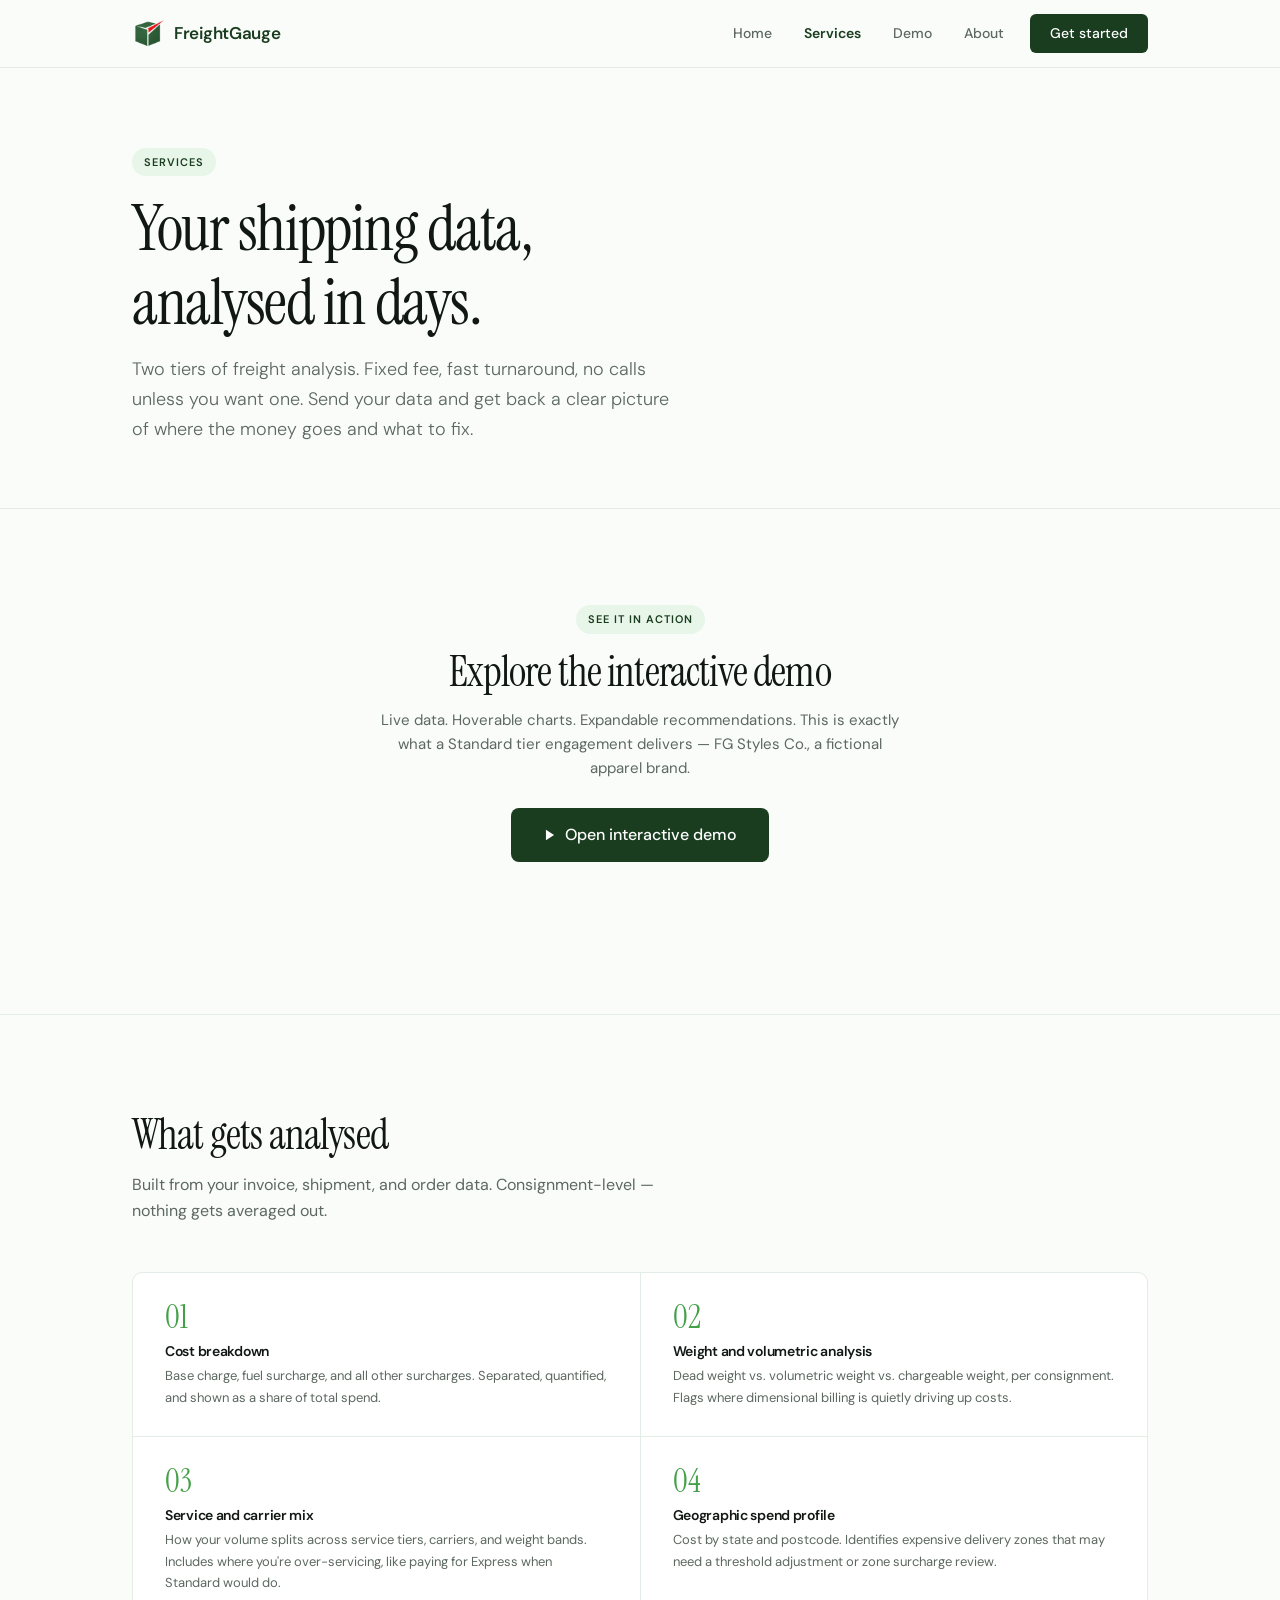
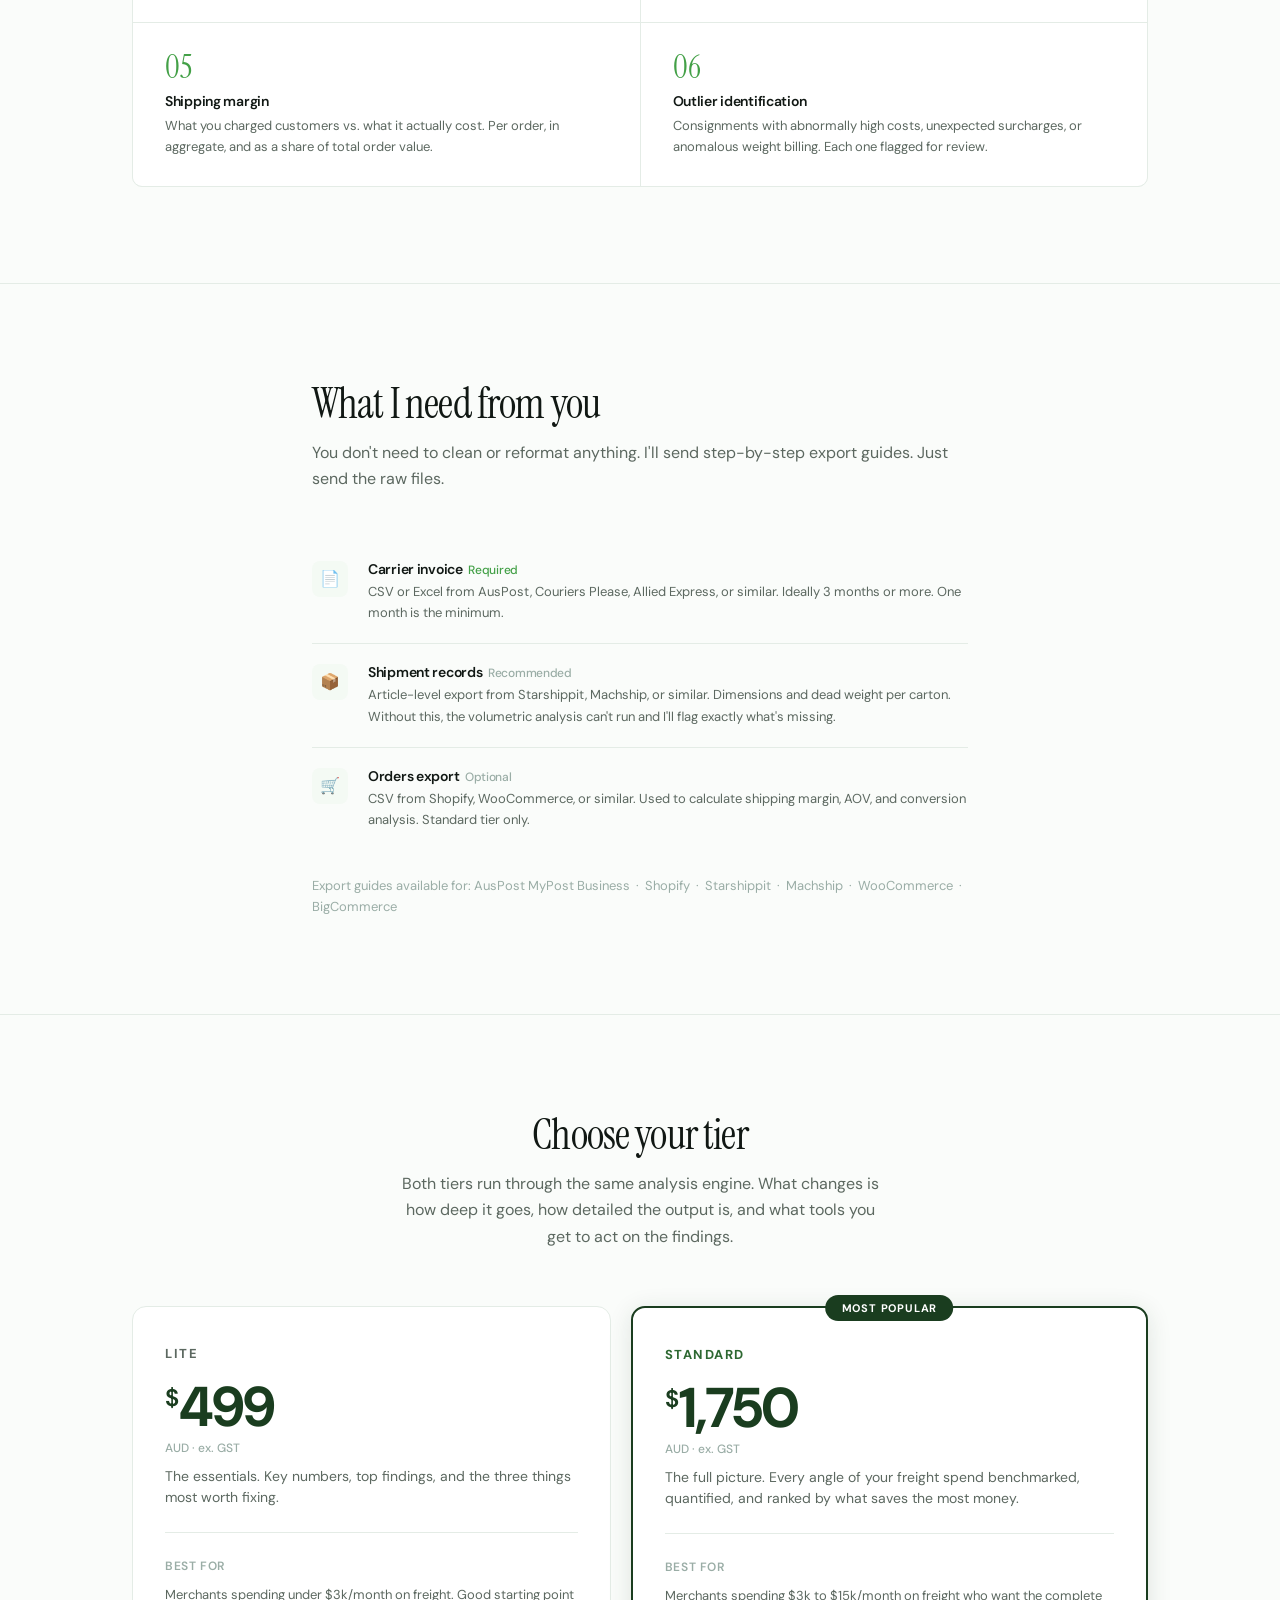
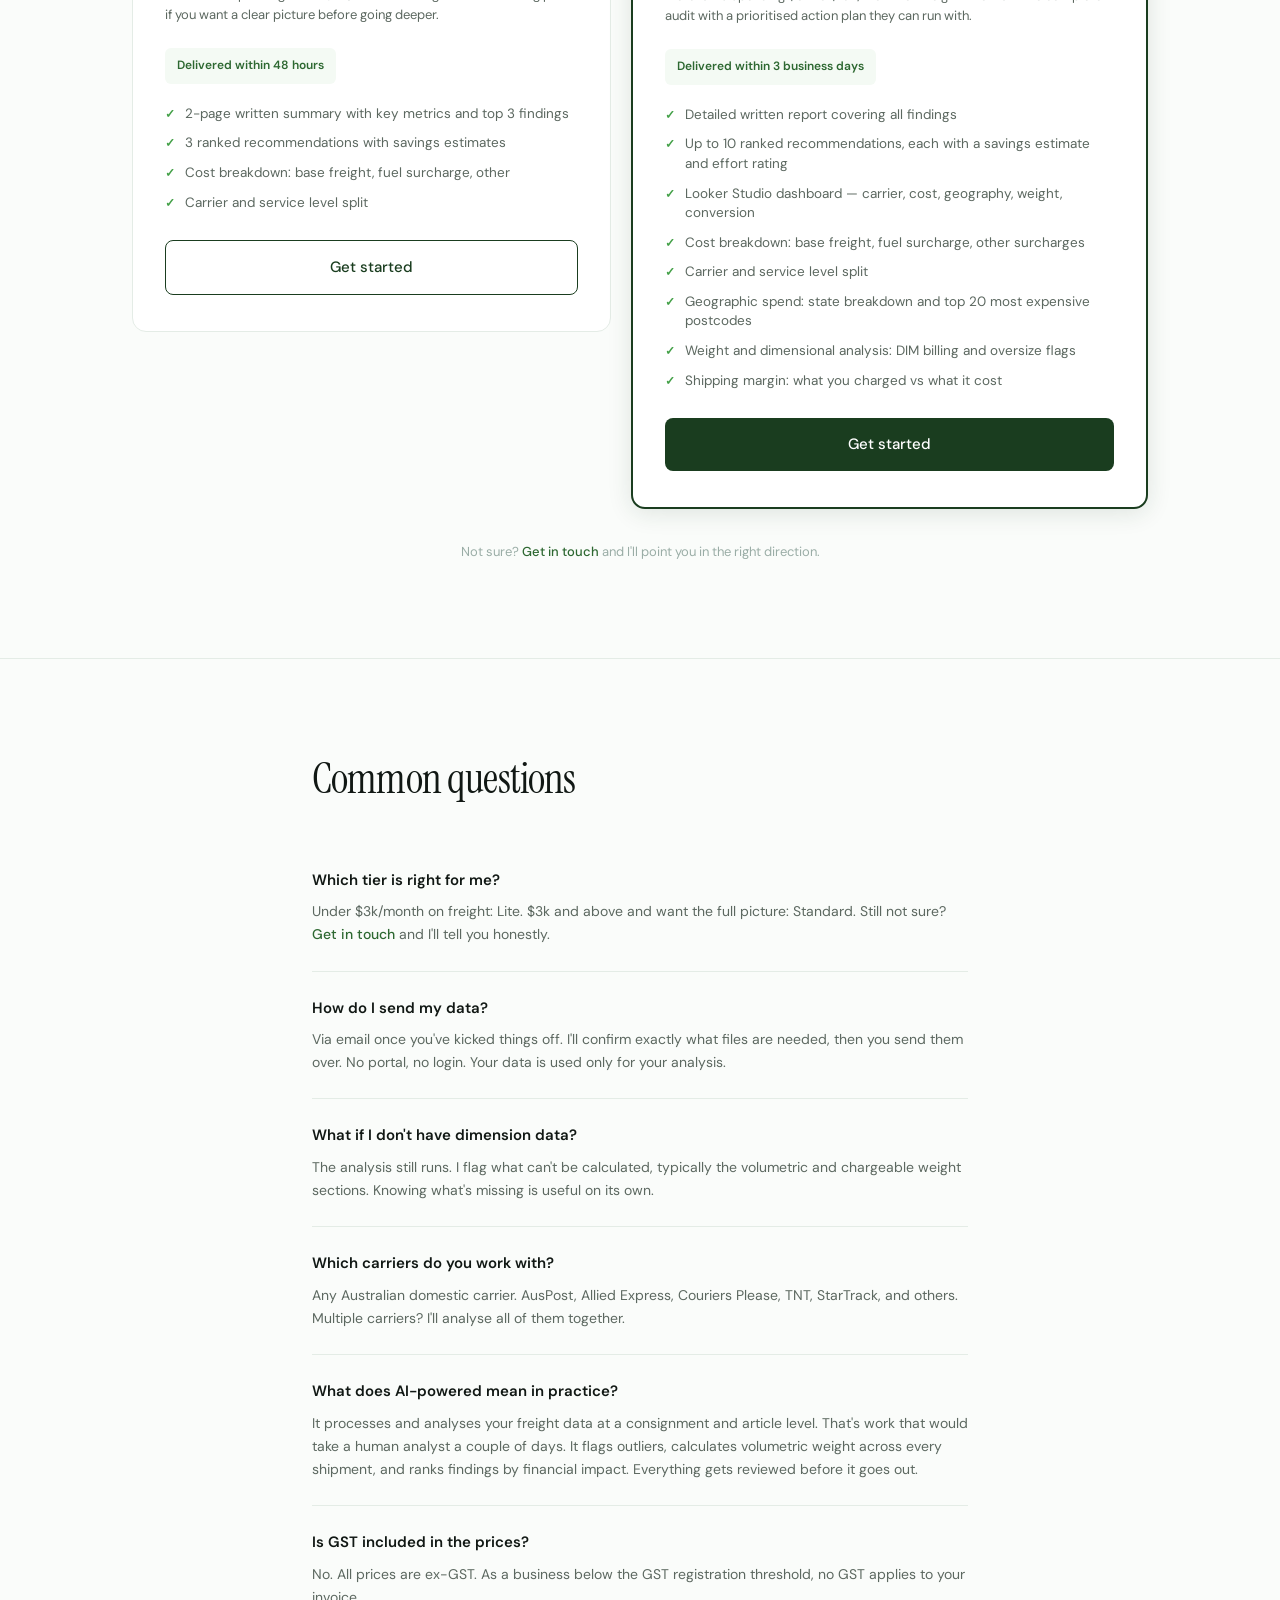
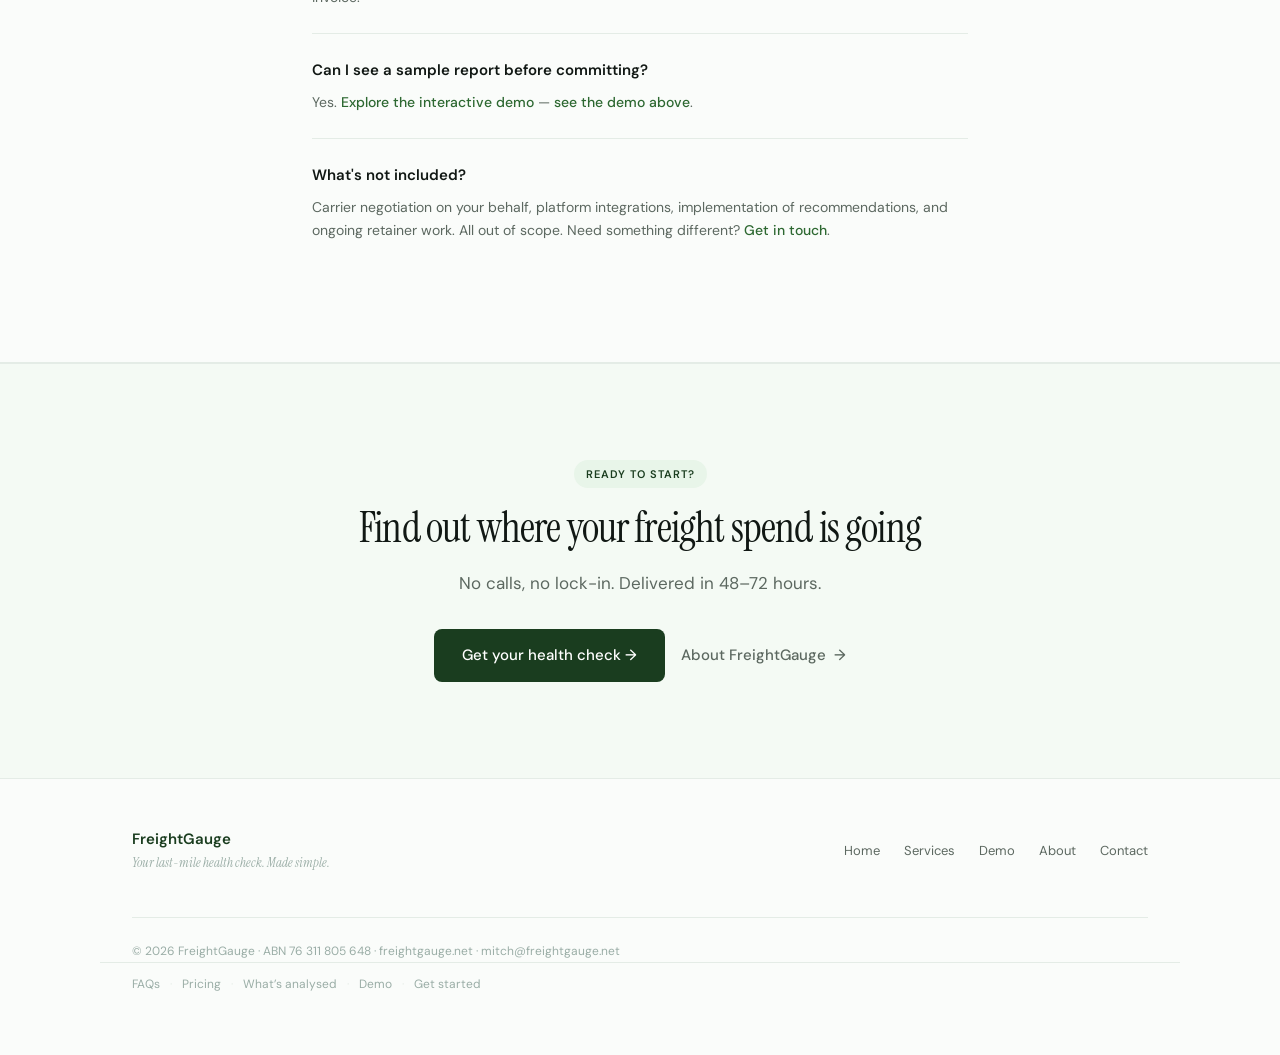
<file: services.html>
<!DOCTYPE html>
<html lang="en-AU">
<head>
  <meta charset="UTF-8">
  <meta name="viewport" content="width=device-width, initial-scale=1.0">
  <title>Services | FreightGauge</title>
  <meta name="description" content="Two tiers of freight analysis for Australian ecommerce. Lite from $499, Standard $1,750. Delivered in 48 to 72 hours.">
  <link rel="icon" type="image/x-icon" href="favicon.ico">
  <link rel="icon" type="image/png" sizes="32x32" href="favicon-32.png">
  <link rel="icon" type="image/png" sizes="16x16" href="favicon-16.png">
  <link rel="apple-touch-icon" sizes="180x180" href="apple-touch-icon.png">
  <meta name="theme-color" content="#1a3d1f">
  <meta property="og:title" content="Services | FreightGauge">
  <meta property="og:description" content="Shipping analysis for Australian ecommerce. Two tiers from $499.">
  <meta property="og:url" content="https://www.freightgauge.net/services.html">
  <meta property="og:type" content="website">
  <link rel="stylesheet" href="style.css">
  <style>
    .tiers-grid {
      display: grid;
      grid-template-columns: 1fr 1.08fr;
      gap: 20px;
      align-items: start;
    }
    .tier-card {
      background: var(--white);
      border: 1px solid var(--border);
      border-radius: 14px;
      padding: 36px 32px;
      position: relative;
      transition: box-shadow 0.2s, transform 0.2s;
    }
    .tier-card:hover { box-shadow: 0 8px 32px rgba(0,0,0,0.07); transform: translateY(-2px); }
    .tier-card.featured {
      border: 2px solid var(--fg-dark);
      box-shadow: 0 4px 24px rgba(26,61,31,0.12);
    }
    .tier-card.featured:hover { box-shadow: 0 12px 40px rgba(26,61,31,0.18); }
    .tier-badge {
      position: absolute;
      top: -13px;
      left: 50%;
      transform: translateX(-50%);
      background: var(--fg-dark);
      color: white;
      font-size: 11px;
      font-weight: 700;
      letter-spacing: 0.8px;
      text-transform: uppercase;
      padding: 4px 16px;
      border-radius: 20px;
      white-space: nowrap;
    }
    .tier-name {
      font-family: 'DM Sans', sans-serif;
      font-size: 13px;
      font-weight: 700;
      letter-spacing: 1.5px;
      text-transform: uppercase;
      color: var(--ink-muted);
      margin-bottom: 14px;
    }
    .tier-card.featured .tier-name { color: var(--fg-mid); }
    .tier-price {
      font-family: 'DM Sans', sans-serif;
      font-size: 56px;
      font-weight: 700;
      color: var(--fg-dark);
      line-height: 1;
      letter-spacing: -2px;
      margin-bottom: 4px;
    }
    .tier-price sup {
      font-size: 24px;
      font-weight: 600;
      vertical-align: super;
      letter-spacing: 0;
    }
    .tier-price-note { font-size: 12px; color: var(--ink-faint); font-weight: 500; margin-bottom: 8px; }
    .tier-tagline {
      font-size: 14px;
      color: var(--ink-muted);
      line-height: 1.5;
      margin-bottom: 24px;
      padding-bottom: 24px;
      border-bottom: 1px solid var(--border);
    }
    .tier-best-for {
      font-size: 12px;
      font-weight: 600;
      color: var(--ink-faint);
      text-transform: uppercase;
      letter-spacing: 0.6px;
      margin-bottom: 8px;
    }
    .tier-fit { font-size: 13px; color: var(--ink-muted); margin-bottom: 24px; line-height: 1.5; }
    .tier-turnaround {
      font-size: 12px;
      font-weight: 600;
      color: var(--fg-mid);
      padding: 8px 12px;
      background: var(--fg-xlight);
      border-radius: 6px;
      margin-bottom: 20px;
      display: inline-block;
    }
    .tier-includes {
      list-style: none;
      display: flex;
      flex-direction: column;
      gap: 10px;
      margin-bottom: 28px;
    }
    .tier-includes li {
      display: flex;
      gap: 10px;
      font-size: 13.5px;
      color: var(--ink-muted);
      align-items: flex-start;
      line-height: 1.45;
    }
    .tier-includes li::before {
      content: '\2713';
      color: var(--fg-acc);
      font-weight: 700;
      font-size: 12px;
      flex-shrink: 0;
      margin-top: 2px;
    }
    .analysis-grid {
      display: grid;
      grid-template-columns: repeat(2, 1fr);
      gap: 1px;
      background: var(--border);
      border: 1px solid var(--border);
      border-radius: var(--radius);
      overflow: hidden;
    }
    .analysis-item { background: var(--white); padding: 28px 32px; }
    .analysis-item h4 { font-family: 'DM Sans', sans-serif; font-weight: 600; font-size: 14px; margin-bottom: 6px; }
    .analysis-item p { font-size: 13px; }
    .analysis-num { font-family: 'Instrument Serif', serif; font-size: 32px; color: var(--fg-dark); line-height: 1; margin-bottom: 10px; }
    .analysis-num span { color: var(--fg-acc); }
    .data-row { display: flex; gap: 20px; align-items: flex-start; padding: 20px 0; border-bottom: 1px solid var(--border); }
    .data-row:last-child { border-bottom: none; }
    .data-icon { width: 36px; height: 36px; background: var(--fg-xlight); border-radius: 8px; display: flex; align-items: center; justify-content: center; font-size: 16px; flex-shrink: 0; }
    .data-row h4 { font-family: 'DM Sans', sans-serif; font-weight: 600; font-size: 14px; margin-bottom: 3px; }
    .data-row p { font-size: 13px; }
    .faq-item { border-bottom: 1px solid var(--border); padding: 24px 0; }
    .faq-item:last-child { border-bottom: none; }
    .faq-q { font-weight: 600; font-size: 15px; color: var(--ink); margin-bottom: 8px; }
    .faq-a { font-size: 14px; }
    @media (max-width: 900px) {
      .tiers-grid { grid-template-columns: 1fr; max-width: 480px; margin: 0 auto; }
      .tier-card.featured { order: -1; }
    }
    @media (max-width: 768px) { .analysis-grid { grid-template-columns: 1fr; } }
  </style>
</head>
<body>

<nav class="nav">
  <div class="nav-inner">
    <a href="index.html" class="nav-brand">
      <img src="FreightGauge%20Logo.png" alt="FreightGauge" style="height:32px; width:auto; display:block;">
      FreightGauge
    </a>
    <div class="nav-links">
      <a href="index.html" class="nav-link">Home</a>
      <a href="services.html" class="nav-link active">Services</a>
      <a href="demo.html" class="nav-link">Demo</a>
      <a href="about.html" class="nav-link">About</a>
      <a href="contact.html" class="nav-cta nav-link">Get started</a>
    </div>
    <div class="nav-burger"><span></span><span></span><span></span></div>
  </div>
</nav>
<div class="mobile-nav">
  <a href="index.html">Home</a>
  <a href="services.html">Services</a>
  <a href="demo.html">Demo</a>
  <a href="about.html">About</a>
  <a href="contact.html" class="nav-cta">Get started</a>
</div>

<div class="page">

  <div class="page-hero">
    <div class="container">
      <div class="label label-green fade-up" style="margin-bottom:16px;">Services</div>
      <h1 class="fade-up fade-up-delay-1" style="max-width:640px;">Your shipping data,<br>analysed in days.</h1>
      <p class="fade-up fade-up-delay-2" style="font-size:18px; max-width:540px; margin-top:16px; font-weight:300;">Two tiers of freight analysis. Fixed fee, fast turnaround, no calls unless you want one. Send your data and get back a clear picture of where the money goes and what to fix.</p>
    </div>
  </div>

  <section class="section" id="sample">
    <div class="container">

      <!-- DEMO HERO -->
      <div class="fade-up" style="text-align:center; margin-bottom:56px;">
        <div class="label label-green" style="margin-bottom:14px;">See it in action</div>
        <h2 style="margin-bottom:12px;">Explore the interactive demo</h2>
        <p style="font-size:15px; color:var(--ink-muted); max-width:520px; margin:0 auto 28px; line-height:1.6;">Live data. Hoverable charts. Expandable recommendations. This is exactly what a Standard tier engagement delivers &mdash; FG Styles Co., a fictional apparel brand.</p>
        <a href="demo.html" class="btn btn-primary" style="font-size:16px; padding:14px 32px; display:inline-flex; align-items:center; gap:8px;">
          <svg width="14" height="14" viewBox="0 0 24 24" fill="currentColor"><polygon points="5 3 19 12 5 21 5 3"/></svg>
          Open interactive demo
        </a>
      </div>

    </div>
  </section>
  <div class="divider"></div>


  <section class="section" id="analysis">
    <div class="container">
      <div class="fade-up" style="margin-bottom:48px;">
        <h2 style="margin-bottom:12px;">What gets analysed</h2>
        <p style="max-width:560px;">Built from your invoice, shipment, and order data. Consignment-level — nothing gets averaged out.</p>
      </div>
      <div class="analysis-grid fade-up fade-up-delay-1">
        <div class="analysis-item">
          <div class="analysis-num"><span>01</span></div>
          <h4>Cost breakdown</h4>
          <p>Base charge, fuel surcharge, and all other surcharges. Separated, quantified, and shown as a share of total spend.</p>
        </div>
        <div class="analysis-item">
          <div class="analysis-num"><span>02</span></div>
          <h4>Weight and volumetric analysis</h4>
          <p>Dead weight vs. volumetric weight vs. chargeable weight, per consignment. Flags where dimensional billing is quietly driving up costs.</p>
        </div>
        <div class="analysis-item">
          <div class="analysis-num"><span>03</span></div>
          <h4>Service and carrier mix</h4>
          <p>How your volume splits across service tiers, carriers, and weight bands. Includes where you're over-servicing, like paying for Express when Standard would do.</p>
        </div>
        <div class="analysis-item">
          <div class="analysis-num"><span>04</span></div>
          <h4>Geographic spend profile</h4>
          <p>Cost by state and postcode. Identifies expensive delivery zones that may need a threshold adjustment or zone surcharge review.</p>
        </div>
        <div class="analysis-item">
          <div class="analysis-num"><span>05</span></div>
          <h4>Shipping margin</h4>
          <p>What you charged customers vs. what it actually cost. Per order, in aggregate, and as a share of total order value.</p>
        </div>
        <div class="analysis-item">
          <div class="analysis-num"><span>06</span></div>
          <h4>Outlier identification</h4>
          <p>Consignments with abnormally high costs, unexpected surcharges, or anomalous weight billing. Each one flagged for review.</p>
        </div>
      </div>
    </div>
  </section>

  <div class="divider"></div>

  <section class="section">
    <div class="container" style="max-width:720px;">
      <div class="fade-up" style="margin-bottom:48px;">
        <h2 style="margin-bottom:12px;">What I need from you</h2>
        <p>You don't need to clean or reformat anything. I'll send step-by-step export guides. Just send the raw files.</p>
      </div>
      <div class="fade-up fade-up-delay-1">
        <div class="data-row">
          <div class="data-icon">&#128196;</div>
          <div>
            <h4>Carrier invoice &nbsp;<span style="font-weight:500; color:var(--fg-acc); font-family:'DM Sans'; font-size:12px;">Required</span></h4>
            <p>CSV or Excel from AusPost, Couriers Please, Allied Express, or similar. Ideally 3 months or more. One month is the minimum.</p>
          </div>
        </div>
        <div class="data-row">
          <div class="data-icon">&#128230;</div>
          <div>
            <h4>Shipment records &nbsp;<span style="font-weight:500; color:var(--ink-faint); font-family:'DM Sans'; font-size:12px;">Recommended</span></h4>
            <p>Article-level export from Starshippit, Machship, or similar. Dimensions and dead weight per carton. Without this, the volumetric analysis can't run and I'll flag exactly what's missing.</p>
          </div>
        </div>
        <div class="data-row">
          <div class="data-icon">&#128722;</div>
          <div>
            <h4>Orders export &nbsp;<span style="font-weight:500; color:var(--ink-faint); font-family:'DM Sans'; font-size:12px;">Optional</span></h4>
            <p>CSV from Shopify, WooCommerce, or similar. Used to calculate shipping margin, AOV, and conversion analysis. Standard tier only.</p>
          </div>
        </div>
      </div>
      <p class="fade-up" style="margin-top:24px; font-size:13px; color:var(--ink-faint);">Export guides available for: AusPost MyPost Business &nbsp;&middot;&nbsp; Shopify &nbsp;&middot;&nbsp; Starshippit &nbsp;&middot;&nbsp; Machship &nbsp;&middot;&nbsp; WooCommerce &nbsp;&middot;&nbsp; BigCommerce</p>
    </div>
  </section>



  <div class="divider"></div>

  <section class="section" id="pricing">
    <div class="container">
      <div style="text-align:center; margin-bottom:56px;" class="fade-up">
        <h2 style="margin-bottom:12px;">Choose your tier</h2>
        <p style="max-width:480px; margin:0 auto; color:var(--ink-muted);">Both tiers run through the same analysis engine. What changes is how deep it goes, how detailed the output is, and what tools you get to act on the findings.</p>
      </div>

      <div class="tiers-grid fade-up fade-up-delay-1">

        <!-- LITE -->
        <div class="tier-card">
          <div class="tier-name">Lite</div>
          <div class="tier-price"><sup>$</sup>499</div>
          <div class="tier-price-note">AUD &middot; ex. GST</div>
          <p class="tier-tagline">The essentials. Key numbers, top findings, and the three things most worth fixing.</p>
          <div class="tier-best-for">Best for</div>
          <p class="tier-fit">Merchants spending under $3k/month on freight. Good starting point if you want a clear picture before going deeper.</p>
          <div class="tier-turnaround">Delivered within 48 hours</div>
          <ul class="tier-includes">
            <li>2-page written summary with key metrics and top 3 findings</li>
            <li>3 ranked recommendations with savings estimates</li>
            <li>Cost breakdown: base freight, fuel surcharge, other</li>
            <li>Carrier and service level split</li>
          </ul>
          <a href="contact.html" class="btn btn-outline" style="width:100%; justify-content:center;">Get started</a>
        </div>

        <!-- STANDARD -->
        <div class="tier-card featured">
          <div class="tier-badge">Most popular</div>
          <div class="tier-name">Standard</div>
          <div class="tier-price"><sup>$</sup>1,750</div>
          <div class="tier-price-note">AUD &middot; ex. GST</div>
          <p class="tier-tagline">The full picture. Every angle of your freight spend benchmarked, quantified, and ranked by what saves the most money.</p>
          <div class="tier-best-for">Best for</div>
          <p class="tier-fit">Merchants spending $3k to $15k/month on freight who want the complete audit with a prioritised action plan they can run with.</p>
          <div class="tier-turnaround">Delivered within 3 business days</div>
          <ul class="tier-includes">
            <li>Detailed written report covering all findings</li>
            <li>Up to 10 ranked recommendations, each with a savings estimate and effort rating</li>
            <li>Looker Studio dashboard — carrier, cost, geography, weight, conversion</li>
            <li>Cost breakdown: base freight, fuel surcharge, other surcharges</li>
            <li>Carrier and service level split</li>
            <li>Geographic spend: state breakdown and top 20 most expensive postcodes</li>
            <li>Weight and dimensional analysis: DIM billing and oversize flags</li>
            <li>Shipping margin: what you charged vs what it cost</li>
          </ul>
          <a href="contact.html" class="btn btn-primary" style="width:100%; justify-content:center;">Get started</a>
        </div>


      </div>

      <p class="fade-up" style="text-align:center; font-size:13px; color:var(--ink-faint); margin-top:32px;">Not sure? <a href="contact.html" style="color:var(--fg-mid); font-weight:500;">Get in touch</a> and I'll point you in the right direction.</p>

    </div>
  </section>

  <div class="divider"></div>

  <section class="section" id="faqs">
    <div class="container" style="max-width:720px;">
      <h2 class="fade-up" style="margin-bottom:40px;">Common questions</h2>

      <div class="faq-item fade-up">
        <div class="faq-q">Which tier is right for me?</div>
        <div class="faq-a"><p>Under $3k/month on freight: Lite. $3k and above and want the full picture: Standard. Still not sure? <a href="contact.html" style="color:var(--fg-mid); font-weight:500;">Get in touch</a> and I'll tell you honestly.</p></div>
      </div>
      <div class="faq-item fade-up">
        <div class="faq-q">How do I send my data?</div>
        <div class="faq-a"><p>Via email once you've kicked things off. I'll confirm exactly what files are needed, then you send them over. No portal, no login. Your data is used only for your analysis.</p></div>
      </div>
      <div class="faq-item fade-up">
        <div class="faq-q">What if I don't have dimension data?</div>
        <div class="faq-a"><p>The analysis still runs. I flag what can't be calculated, typically the volumetric and chargeable weight sections. Knowing what's missing is useful on its own.</p></div>
      </div>
      <div class="faq-item fade-up">
        <div class="faq-q">Which carriers do you work with?</div>
        <div class="faq-a"><p>Any Australian domestic carrier. AusPost, Allied Express, Couriers Please, TNT, StarTrack, and others. Multiple carriers? I'll analyse all of them together.</p></div>
      </div>
      <div class="faq-item fade-up">
        <div class="faq-q">What does AI-powered mean in practice?</div>
        <div class="faq-a"><p>It processes and analyses your freight data at a consignment and article level. That's work that would take a human analyst a couple of days. It flags outliers, calculates volumetric weight across every shipment, and ranks findings by financial impact. Everything gets reviewed before it goes out.</p></div>
      </div>
      <div class="faq-item fade-up">
        <div class="faq-q">Is GST included in the prices?</div>
        <div class="faq-a"><p>No. All prices are ex-GST. As a business below the GST registration threshold, no GST applies to your invoice.</p></div>
      </div>
      <div class="faq-item fade-up">
        <div class="faq-q">Can I see a sample report before committing?</div>
        <div class="faq-a"><p>Yes. <a href="demo.html" style="color:var(--fg-mid); font-weight:500;">Explore the interactive demo</a> — <a href="#sample" style="color:var(--fg-mid); font-weight:500;">see the demo above</a>.</p></div>
      </div>
      <div class="faq-item fade-up">
        <div class="faq-q">What's not included?</div>
        <div class="faq-a"><p>Carrier negotiation on your behalf, platform integrations, implementation of recommendations, and ongoing retainer work. All out of scope. Need something different? <a href="contact.html" style="color:var(--fg-mid); font-weight:500;">Get in touch</a>.</p></div>
      </div>
    </div>
  </section>

</div>

  <!-- SAMPLE REPORT SECTION -->
  <div class="divider"></div>


<!-- FINAL CTA -->
<section class="section" style="background: var(--fg-xlight); border-top: 1px solid var(--border);">
  <div class="container" style="text-align:center; max-width:640px; margin:0 auto;">
    <div class="label label-green" style="margin-bottom:16px;">Ready to start?</div>
    <h2 style="margin-bottom:16px;">Find out where your freight spend is going</h2>
    <p style="font-size:17px; color:var(--ink-muted); margin-bottom:32px; line-height:1.7;">No calls, no lock-in. Delivered in 48–72 hours.</p>
    <div style="display:flex; gap:16px; justify-content:center; flex-wrap:wrap;">
      <a href="contact.html" class="btn btn-primary">Get your health check &rarr;</a>
      <a href="about.html" class="btn btn-ghost">About FreightGauge</a>
    </div>
  </div>
</section>

<footer class="footer">
  <div class="footer-inner">
    <div>
      <div class="footer-brand">FreightGauge</div>
      <div class="footer-tagline">Your last-mile health check. Made simple.</div>
    </div>
    <div class="footer-links">
      <a href="index.html">Home</a>
      <a href="services.html">Services</a>
      <a href="demo.html">Demo</a>
      <a href="about.html">About</a>
      <a href="contact.html">Contact</a>
    </div>

    <div class="footer-copy">&copy; 2026 FreightGauge &middot; ABN 76 311 805 648 &middot; freightgauge.net &middot; mitch@freightgauge.net</div>
  </div>
  <div class="footer-sub">
    <a href="services.html#faqs">FAQs</a>
    <span class="footer-sub-dot">&middot;</span>
    <a href="services.html#pricing">Pricing</a>
    <span class="footer-sub-dot">&middot;</span>
    <a href="services.html#analysis">What&rsquo;s analysed</a>
    <span class="footer-sub-dot">&middot;</span>
    <a href="demo.html">Demo</a>
    <span class="footer-sub-dot">&middot;</span>
    <a href="contact.html">Get started</a>
  </div>
</footer>

<script src="main.js"></script>
    <!-- Start of HubSpot Embed Code -->
    <script type="text/javascript" id="hs-script-loader" async defer src="//js-api.hs-scripts.com/443225702.js"></script>
    <!-- End of HubSpot Embed Code -->
</body>
</html>
</file>
<file: style.css>
/* ═══════════════════════════════════════════════
   FreightGauge — Site Stylesheet
   Refined, minimal. en-AU.
═══════════════════════════════════════════════ */

@import url('https://fonts.googleapis.com/css2?family=Instrument+Serif:ital@0;1&family=DM+Sans:ital,opsz,wght@0,9..40,300;0,9..40,400;0,9..40,500;0,9..40,600;1,9..40,300&display=swap');

:root {
  --ink:        #111814;
  --ink-muted:  #5c6860;
  --ink-faint:  #9aada6;
  --fg-dark:    #1a3d1f;
  --fg-mid:     #2d6831;
  --fg-acc:     #43a047;
  --fg-light:   #e8f5e9;
  --fg-xlight:  #f4faf4;
  --red:        #b71c1c;
  --border:     #e4ece6;
  --bg:         #fafcfa;
  --white:      #ffffff;
  --radius:     10px;
  --max:        1080px;
  --nav-h:      68px;
}

*, *::before, *::after { box-sizing: border-box; margin: 0; padding: 0; }

html { scroll-behavior: smooth; }

body {
  font-family: 'DM Sans', sans-serif;
  background: var(--bg);
  color: var(--ink);
  font-size: 16px;
  line-height: 1.65;
  -webkit-font-smoothing: antialiased;
  min-height: 100vh;
  overflow-x: hidden;
}

/* ── TYPOGRAPHY ── */
h1, h2, h3, h4 {
  font-family: 'Instrument Serif', Georgia, serif;
  font-weight: 400;
  line-height: 1.15;
  letter-spacing: -0.02em;
  color: var(--ink);
}
h1 { font-size: clamp(38px, 5.5vw, 64px); }
h2 { font-size: clamp(28px, 3.5vw, 42px); }
h3 { font-size: clamp(20px, 2.2vw, 26px); }
h4 { font-size: 18px; }

p { color: var(--ink-muted); }
strong { color: var(--ink); font-weight: 600; }

a { color: inherit; text-decoration: none; }

/* ── NAV ── */
.nav {
  position: fixed;
  top: 0; left: 0; right: 0;
  height: var(--nav-h);
  background: rgba(250, 252, 250, 0.92);
  backdrop-filter: blur(12px);
  -webkit-backdrop-filter: blur(12px);
  border-bottom: 1px solid var(--border);
  z-index: 100;
  transition: box-shadow 0.2s;
}
.nav.scrolled { box-shadow: 0 2px 20px rgba(0,0,0,0.06); }
.nav-inner {
  max-width: var(--max);
  margin: 0 auto;
  padding: 0 32px;
  height: 100%;
  display: flex;
  align-items: center;
  justify-content: space-between;
}
.nav-brand {
  display: flex;
  align-items: center;
  gap: 10px;
  font-family: 'DM Sans', sans-serif;
  font-weight: 600;
  font-size: 17px;
  color: var(--fg-dark);
  letter-spacing: -0.3px;
}
.nav-brand-dot {
  width: 8px; height: 8px;
  background: var(--red);
  border-radius: 50%;
  flex-shrink: 0;
}
.nav-links {
  display: flex;
  align-items: center;
  gap: 4px;
}
.nav-link {
  padding: 7px 14px;
  font-size: 14px;
  font-weight: 500;
  color: var(--ink-muted);
  border-radius: 6px;
  transition: all 0.15s;
}
.nav-link:hover { color: var(--ink); background: var(--fg-xlight); }
.nav-link.active { color: var(--fg-dark); font-weight: 600; }
.nav-cta {
  padding: 8px 20px;
  background: var(--fg-dark);
  color: var(--white) !important;
  border-radius: 6px;
  font-size: 14px;
  font-weight: 500;
  transition: background 0.15s;
  margin-left: 8px;
}
.nav-cta:hover { background: var(--fg-mid) !important; }

/* Mobile nav toggle */
.nav-burger {
  display: none;
  flex-direction: column;
  gap: 5px;
  cursor: pointer;
  padding: 4px;
}
.nav-burger span {
  display: block;
  width: 22px; height: 2px;
  background: var(--ink);
  border-radius: 2px;
  transition: all 0.2s;
}
.mobile-nav {
  display: none;
  position: fixed;
  top: var(--nav-h);
  left: 0; right: 0;
  background: var(--white);
  border-bottom: 1px solid var(--border);
  padding: 16px 24px 24px;
  z-index: 99;
  flex-direction: column;
  gap: 4px;
}
.mobile-nav.open { display: flex; }
.mobile-nav a {
  padding: 12px 16px;
  font-size: 15px;
  font-weight: 500;
  color: var(--ink-muted);
  border-radius: 8px;
}
.mobile-nav a:hover { background: var(--fg-xlight); color: var(--fg-dark); }
.mobile-nav .nav-cta {
  margin-top: 8px;
  text-align: center;
  display: block;
  margin-left: 0;
}

/* ── PAGE WRAPPER ── */
.page { padding-top: var(--nav-h); }
.container {
  max-width: var(--max);
  margin: 0 auto;
  padding: 0 32px;
}

/* ── BUTTONS ── */
.btn {
  display: inline-flex;
  align-items: center;
  gap: 8px;
  padding: 14px 28px;
  border-radius: 8px;
  font-size: 15px;
  font-weight: 500;
  cursor: pointer;
  border: none;
  transition: all 0.15s;
  font-family: 'DM Sans', sans-serif;
  text-decoration: none;
}
.btn-primary {
  background: var(--fg-dark);
  color: white;
}
.btn-primary:hover { background: var(--fg-mid); transform: translateY(-1px); box-shadow: 0 4px 16px rgba(26,61,31,0.25); }
.btn-outline {
  background: transparent;
  color: var(--fg-dark);
  border: 1.5px solid var(--fg-dark);
}
.btn-outline:hover { background: var(--fg-xlight); }
.btn-ghost {
  background: transparent;
  color: var(--ink-muted);
  padding: 14px 0;
}
.btn-ghost:hover { color: var(--ink); }
.btn-ghost::after { content: ' →'; }

/* ── LABELS / TAGS ── */
.label {
  display: inline-flex;
  align-items: center;
  gap: 6px;
  font-size: 11px;
  font-weight: 600;
  letter-spacing: 1px;
  text-transform: uppercase;
  padding: 5px 12px;
  border-radius: 20px;
}
.label-green { background: var(--fg-light); color: var(--fg-dark); }
.label-red   { background: #fce8e8; color: var(--red); }
.label-muted { background: #f0f0f0; color: var(--ink-muted); }

/* ── DIVIDER ── */
.divider {
  height: 1px;
  background: var(--border);
  margin: 0;
}

/* ── SECTION SPACING ── */
.section { padding: 96px 0; }
.section-sm { padding: 64px 0; }
.section-lg { padding: 128px 0; }

/* ── FOOTER ── */
.footer {
  border-top: 1px solid var(--border);
  padding: 48px 0;
  margin-top: 0;
}
.footer-inner {
  max-width: var(--max);
  margin: 0 auto;
  padding: 0 32px;
  display: flex;
  align-items: center;
  justify-content: space-between;
  flex-wrap: wrap;
  gap: 20px;
}
.footer-brand {
  font-weight: 600;
  font-size: 15px;
  color: var(--fg-dark);
}
.footer-tagline {
  font-size: 13px;
  color: var(--ink-faint);
  font-style: italic;
  font-family: 'Instrument Serif', serif;
}
.footer-links {
  display: flex;
  gap: 24px;
}
.footer-links a {
  font-size: 13px;
  color: var(--ink-muted);
  transition: color 0.15s;
}
.footer-links a:hover { color: var(--fg-dark); }
.footer-sub {
  max-width: var(--max);
  margin: 0 auto;
  padding: 12px 32px;
  border-top: 1px solid var(--border);
  display: flex;
  align-items: center;
  gap: 10px;
  flex-wrap: wrap;
}
.footer-sub a {
  font-size: 12px;
  color: var(--ink-faint);
  transition: color 0.15s;
}
.footer-sub a:hover { color: var(--fg-dark); }
.footer-sub-dot { font-size: 12px; color: var(--border); }
.footer-copy {
  font-size: 12px;
  color: var(--ink-faint);
  width: 100%;
  margin-top: 24px;
  padding-top: 24px;
  border-top: 1px solid var(--border);
}

/* ── CARDS ── */
.card {
  background: var(--white);
  border: 1px solid var(--border);
  border-radius: var(--radius);
  padding: 32px;
  transition: box-shadow 0.2s, transform 0.2s;
}
.card:hover { box-shadow: 0 8px 32px rgba(0,0,0,0.07); transform: translateY(-2px); }

/* ── GRID ── */
.grid-2 { display: grid; grid-template-columns: 1fr 1fr; gap: 24px; }
.grid-3 { display: grid; grid-template-columns: repeat(3, 1fr); gap: 24px; }

/* ── PAGE HERO ── */
.page-hero {
  padding: 80px 0 64px;
  border-bottom: 1px solid var(--border);
}

/* ── ANIMATIONS ── */
.fade-up {
  opacity: 0;
  transform: translateY(24px);
  transition: opacity 0.6s ease, transform 0.6s ease;
}
.fade-up.visible {
  opacity: 1;
  transform: translateY(0);
}
.fade-up-delay-1 { transition-delay: 0.1s; }
.fade-up-delay-2 { transition-delay: 0.2s; }
.fade-up-delay-3 { transition-delay: 0.3s; }


/* ── CHECK LIST (contact page qualifying list) ── */
.check-list {
  list-style: disc;
  padding-left: 22px;
  display: flex;
  flex-direction: column;
  gap: 8px;
}
.check-list li {
  font-size: 14px;
  color: var(--ink-muted);
  line-height: 1.6;
}

/* ── RESPONSIVE ── */
@media (max-width: 768px) {
  .nav-links { display: none; }
  .nav-burger { display: flex; }
  .container { padding: 0 20px; }
  .grid-2, .grid-3 { grid-template-columns: 1fr; }
  .section { padding: 64px 0; }
  .page-hero { padding: 56px 0 40px; }
  .footer-inner { flex-direction: column; gap: 12px; }
  .footer-links { flex-wrap: wrap; gap: 16px; }
}

@media (max-width: 480px) {
  .section { padding: 48px 0; }
  .section-sm { padding: 36px 0; }
  .container { padding: 0 16px; }
  .btn { font-size: 14px; padding: 12px 22px; }
  h1 { font-size: clamp(2rem, 8vw, 3.5rem); }
  h2 { font-size: clamp(1.4rem, 6vw, 2rem); }
}
</file>
